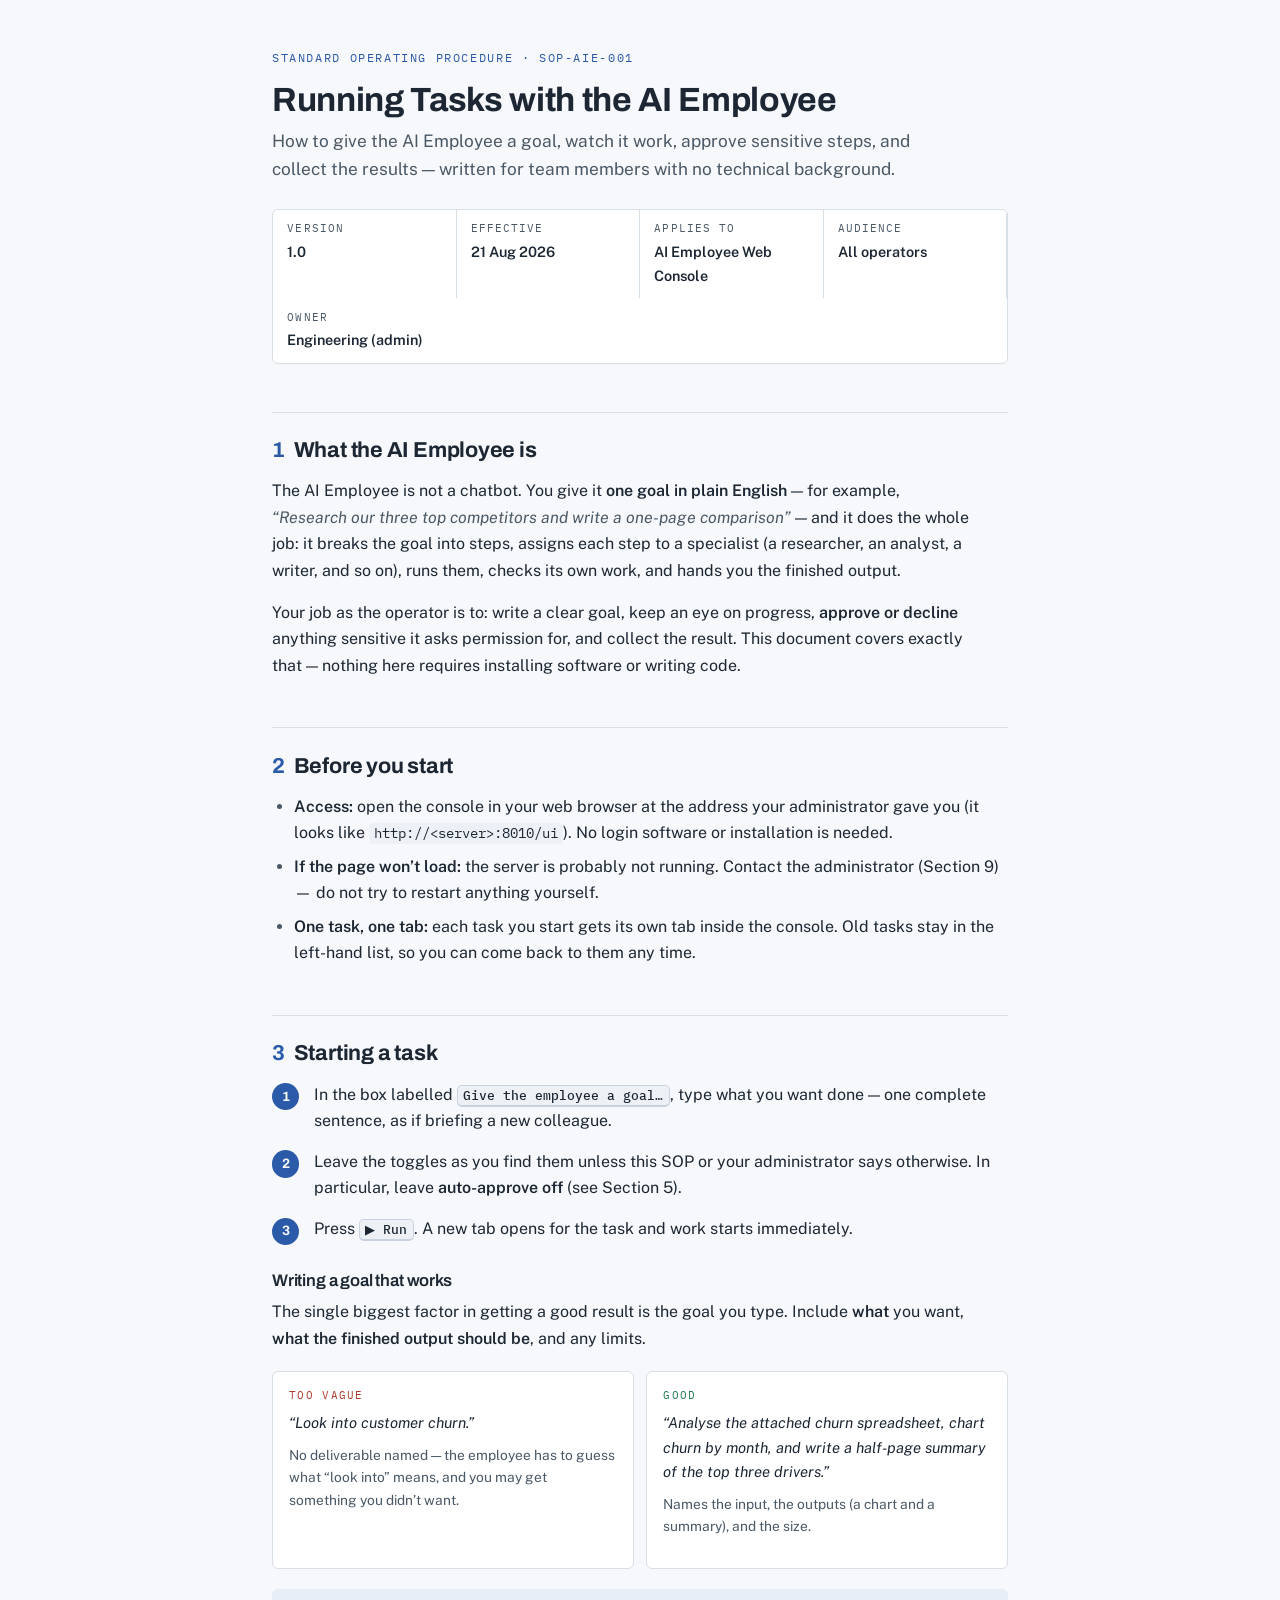
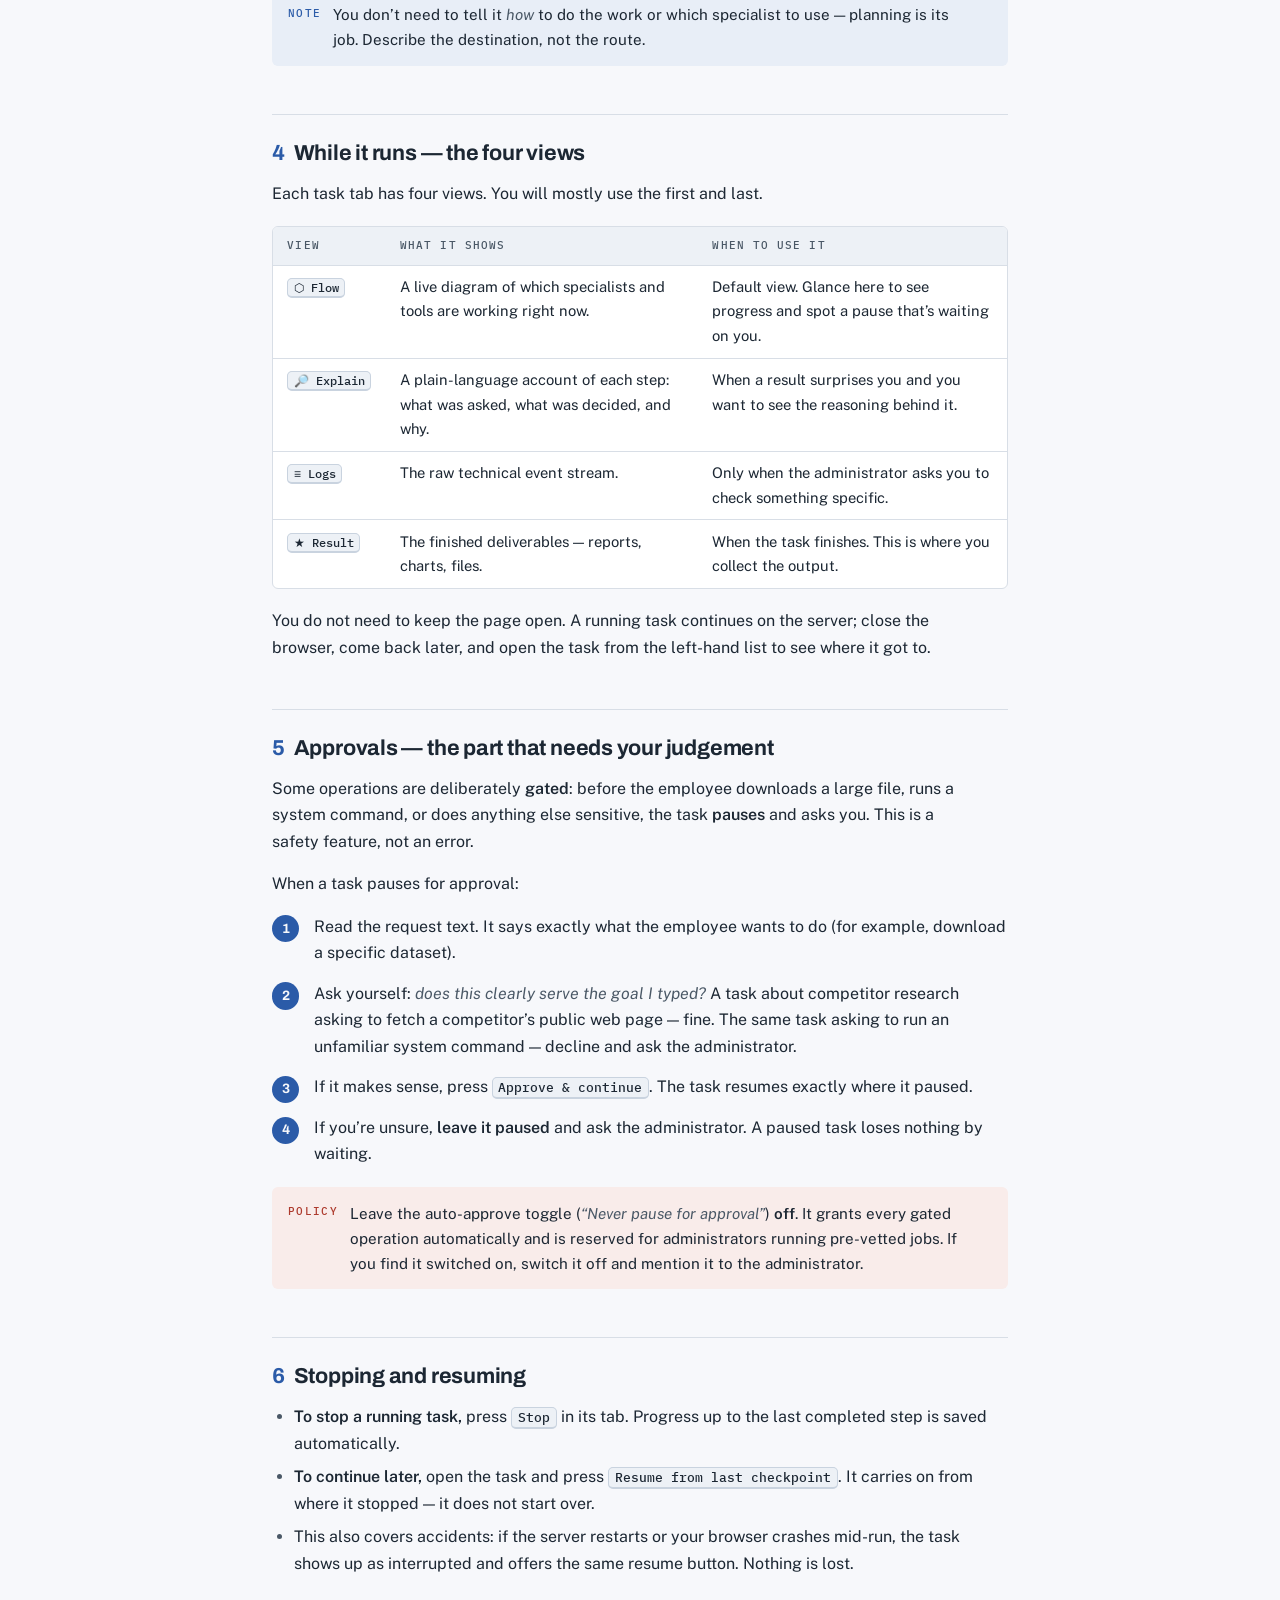
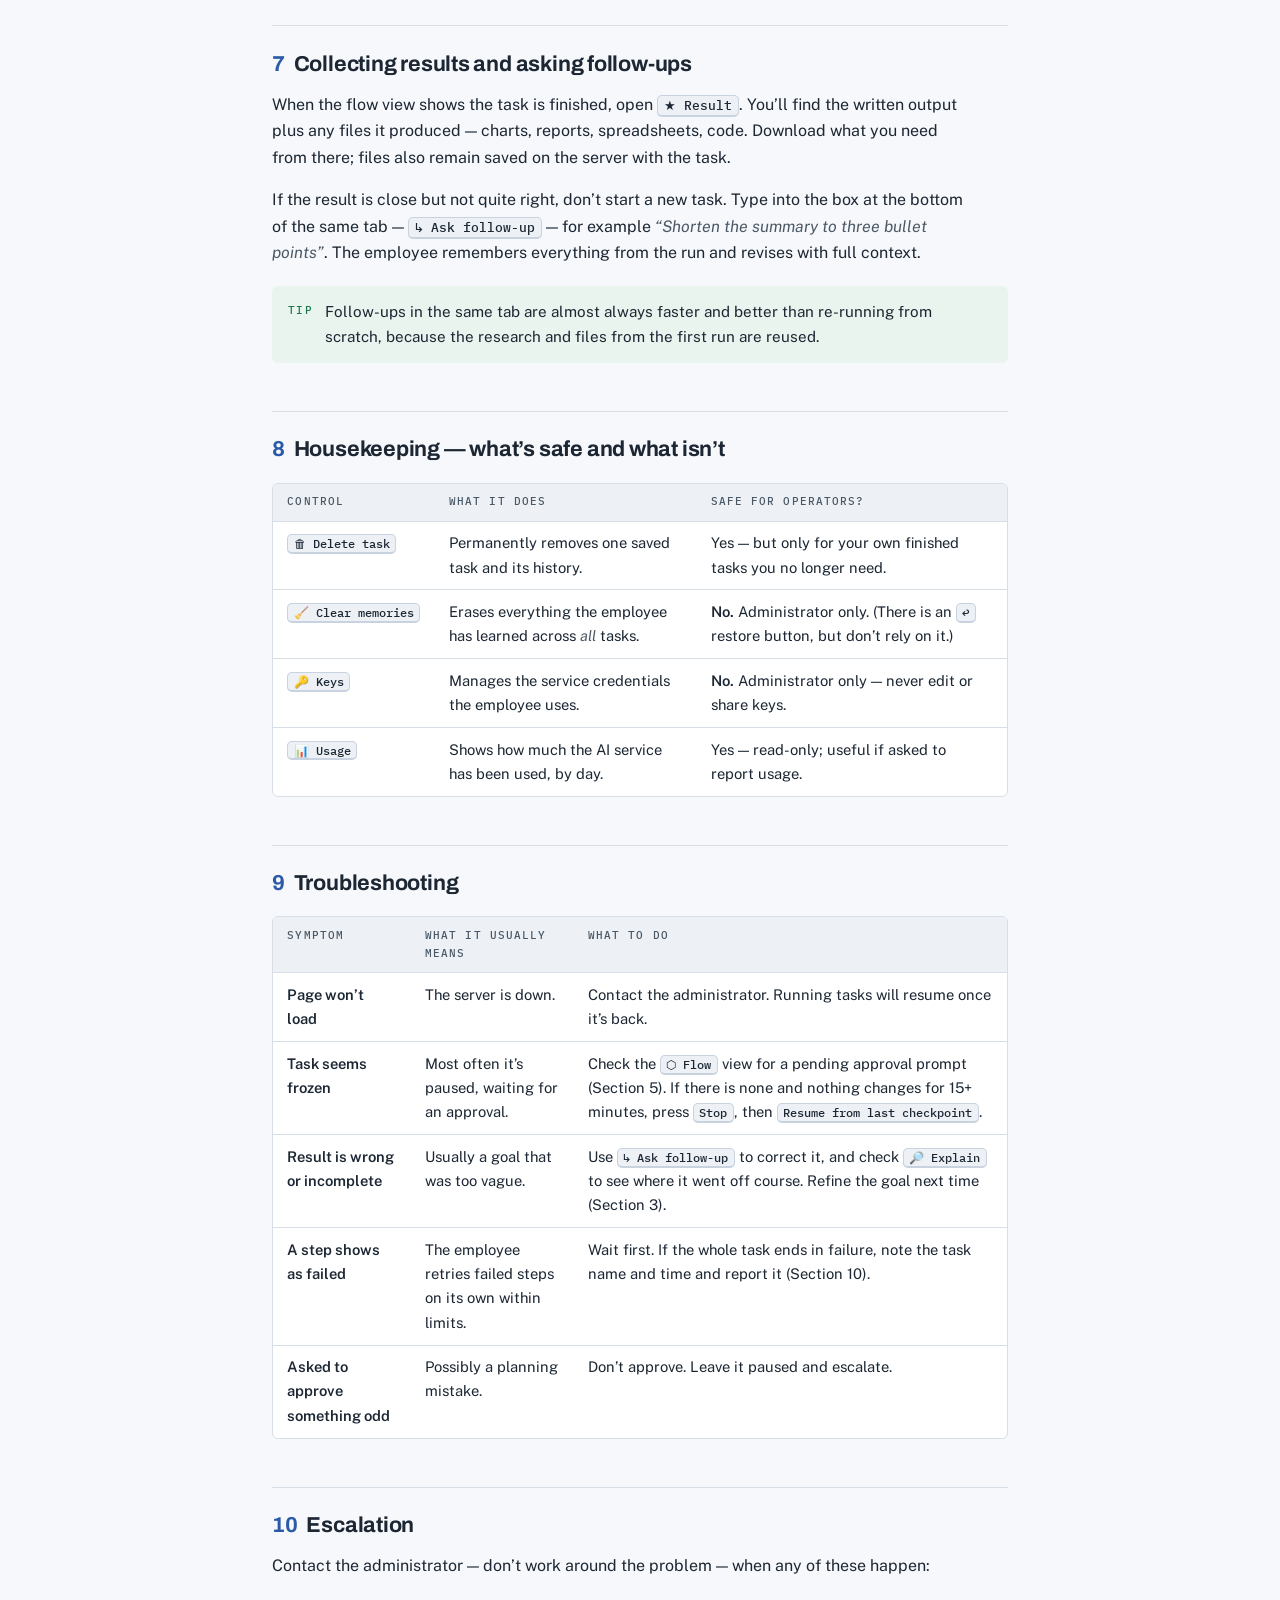
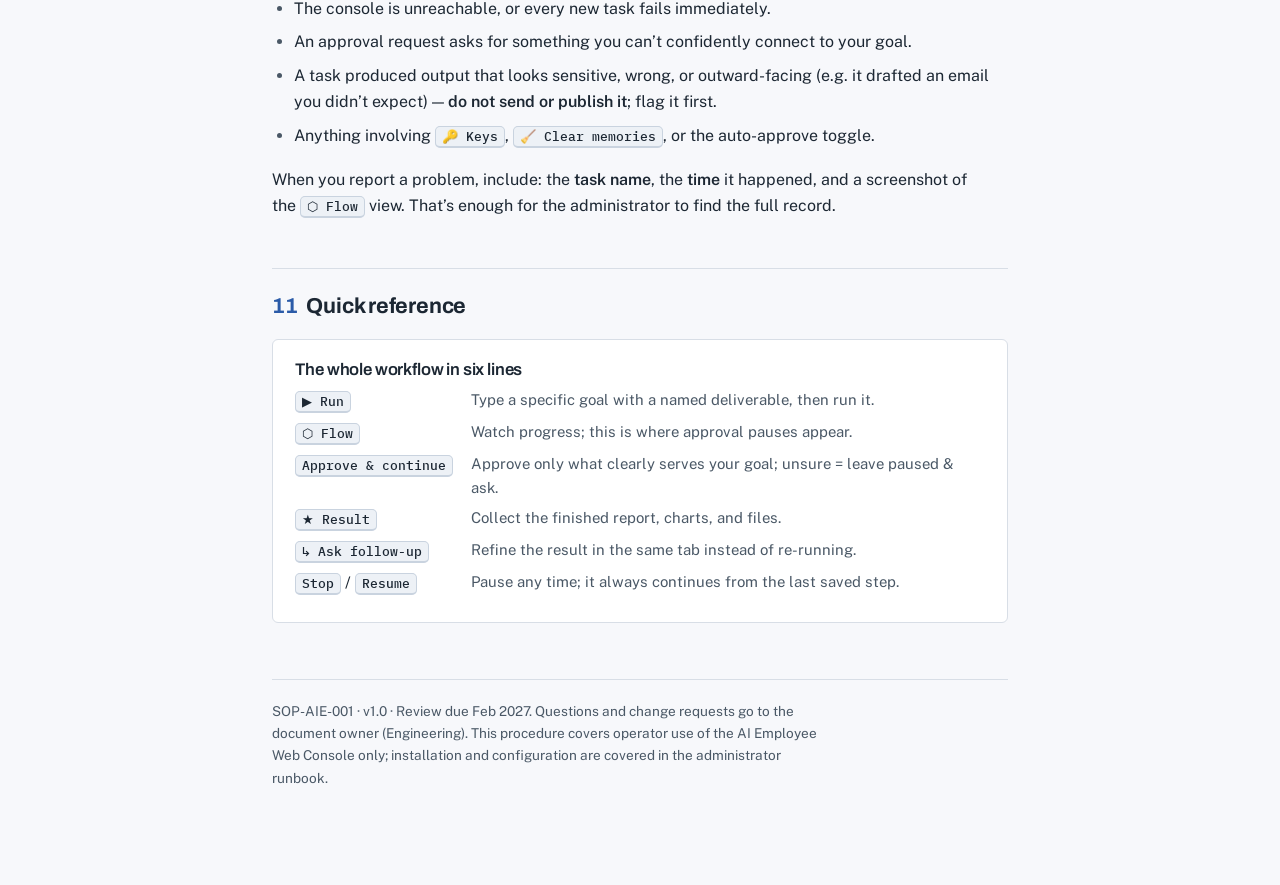
<file: docs/operator-sop.html>
<!DOCTYPE html>
<html lang="en">
<head>
<meta charset="utf-8">
<meta name="viewport" content="width=device-width, initial-scale=1">
<title>AI Employee Operator SOP</title>
<link rel="stylesheet" href="https://fonts.googleapis.com/css2?family=Archivo:wght@500;600;700&family=Public+Sans:ital,wght@0,400;0,600;1,400&family=IBM+Plex+Mono:wght@400;500&display=swap">
<style>
  :root {
    --paper: #F7F8FB;
    --surface: #FFFFFF;
    --ink: #1C2733;
    --ink-soft: #4A5866;
    --line: #D8DEE6;
    --accent: #2B5BA8;
    --accent-soft: #E8EEF7;
    --ok: #1E7A4E;
    --ok-bg: #E9F4EE;
    --warn: #9A5B0B;
    --warn-bg: #FAF1E2;
    --stop: #AD3A2D;
    --stop-bg: #F9ECEA;
    --chip-bg: #EDF1F6;
    --chip-line: #C9D3DF;
  }
  @media (prefers-color-scheme: dark) {
    :root:not([data-theme="light"]) {
      --paper: #12181F;
      --surface: #1A222B;
      --ink: #E4EAF1;
      --ink-soft: #9AA8B6;
      --line: #2E3944;
      --accent: #7BA5E0;
      --accent-soft: #1E2A3C;
      --ok: #6DBE93;
      --ok-bg: #17281F;
      --warn: #D9A45B;
      --warn-bg: #2C2214;
      --stop: #E08A7C;
      --stop-bg: #301B18;
      --chip-bg: #232D38;
      --chip-line: #3A4754;
    }
  }
  :root[data-theme="dark"] {
    --paper: #12181F;
    --surface: #1A222B;
    --ink: #E4EAF1;
    --ink-soft: #9AA8B6;
    --line: #2E3944;
    --accent: #7BA5E0;
    --accent-soft: #1E2A3C;
    --ok: #6DBE93;
    --ok-bg: #17281F;
    --warn: #D9A45B;
    --warn-bg: #2C2214;
    --stop: #E08A7C;
    --stop-bg: #301B18;
    --chip-bg: #232D38;
    --chip-line: #3A4754;
  }

  * { box-sizing: border-box; }
  body {
    background: var(--paper);
    color: var(--ink);
    font-family: "Public Sans", -apple-system, "Segoe UI", sans-serif;
    font-size: 1rem;
    line-height: 1.65;
    margin: 0;
    padding: 3rem 1.25rem 5rem;
  }
  .doc { max-width: 46rem; margin: 0 auto; }

  h1, h2, h3 {
    font-family: "Archivo", "Public Sans", sans-serif;
    letter-spacing: -0.01em;
    text-wrap: balance;
    line-height: 1.2;
  }
  h1 { font-size: 2.1rem; font-weight: 700; margin: 0 0 0.4rem; }
  h2 { font-size: 1.35rem; font-weight: 700; margin: 3rem 0 0.9rem; padding-top: 1.6rem; border-top: 1px solid var(--line); }
  h2 .no {
    color: var(--accent);
    font-variant-numeric: tabular-nums;
    margin-right: 0.55rem;
  }
  h3 { font-size: 1.05rem; font-weight: 600; margin: 1.8rem 0 0.5rem; }
  p { margin: 0 0 1rem; max-width: 70ch; }
  ul, ol { margin: 0 0 1.1rem; padding-left: 1.4rem; }
  li { margin-bottom: 0.45rem; }
  li::marker { color: var(--ink-soft); }
  strong { font-weight: 600; }
  em { color: var(--ink-soft); }

  .eyebrow {
    font-family: "IBM Plex Mono", monospace;
    font-size: 0.72rem;
    letter-spacing: 0.14em;
    text-transform: uppercase;
    color: var(--accent);
    margin: 0 0 0.8rem;
  }
  .lede { font-size: 1.08rem; color: var(--ink-soft); max-width: 62ch; }

  /* Doc-control block */
  .doc-control {
    display: grid;
    grid-template-columns: repeat(auto-fit, minmax(9.5rem, 1fr));
    gap: 0;
    border: 1px solid var(--line);
    border-radius: 6px;
    overflow: hidden;
    margin: 1.6rem 0 0;
    background: var(--surface);
  }
  .doc-control > div { padding: 0.65rem 0.9rem; border-right: 1px solid var(--line); }
  .doc-control > div:last-child { border-right: none; }
  .doc-control dt {
    font-family: "IBM Plex Mono", monospace;
    font-size: 0.66rem;
    letter-spacing: 0.1em;
    text-transform: uppercase;
    color: var(--ink-soft);
    margin: 0 0 0.15rem;
  }
  .doc-control dd { margin: 0; font-size: 0.9rem; font-weight: 600; }

  /* UI-control chips */
  .ui {
    font-family: "IBM Plex Mono", monospace;
    font-size: 0.82em;
    font-weight: 500;
    background: var(--chip-bg);
    border: 1px solid var(--chip-line);
    border-bottom-width: 2px;
    border-radius: 5px;
    padding: 0.08em 0.45em;
    white-space: nowrap;
    color: var(--ink);
  }
  code {
    font-family: "IBM Plex Mono", monospace;
    font-size: 0.86em;
    background: var(--chip-bg);
    border-radius: 4px;
    padding: 0.1em 0.35em;
  }

  /* Callouts */
  .callout {
    display: grid;
    grid-template-columns: auto 1fr;
    gap: 0.75rem;
    border-radius: 6px;
    padding: 0.85rem 1rem;
    margin: 1.2rem 0;
    font-size: 0.95rem;
  }
  .callout p { margin: 0; }
  .callout p + p { margin-top: 0.5rem; }
  .callout .tag {
    font-family: "IBM Plex Mono", monospace;
    font-size: 0.68rem;
    font-weight: 500;
    letter-spacing: 0.12em;
    text-transform: uppercase;
    align-self: start;
    padding-top: 0.25em;
  }
  .callout.note  { background: var(--accent-soft); }
  .callout.note .tag { color: var(--accent); }
  .callout.caution { background: var(--warn-bg); }
  .callout.caution .tag { color: var(--warn); }
  .callout.stop { background: var(--stop-bg); }
  .callout.stop .tag { color: var(--stop); }
  .callout.ok { background: var(--ok-bg); }
  .callout.ok .tag { color: var(--ok); }

  /* Steps */
  ol.steps { counter-reset: step; list-style: none; padding-left: 0; }
  ol.steps > li {
    counter-increment: step;
    position: relative;
    padding-left: 2.6rem;
    margin-bottom: 0.9rem;
  }
  ol.steps > li::before {
    content: counter(step);
    position: absolute;
    left: 0; top: 0.1rem;
    width: 1.7rem; height: 1.7rem;
    border-radius: 50%;
    background: var(--accent);
    color: var(--paper);
    font-family: "Archivo", sans-serif;
    font-weight: 700;
    font-size: 0.85rem;
    display: flex;
    align-items: center;
    justify-content: center;
    font-variant-numeric: tabular-nums;
  }

  /* Tables */
  .tbl-wrap { overflow-x: auto; margin: 1.2rem 0; border: 1px solid var(--line); border-radius: 6px; background: var(--surface); }
  table { border-collapse: collapse; width: 100%; font-size: 0.92rem; }
  th, td { text-align: left; padding: 0.6rem 0.9rem; border-bottom: 1px solid var(--line); vertical-align: top; }
  tr:last-child td { border-bottom: none; }
  th {
    font-family: "IBM Plex Mono", monospace;
    font-size: 0.68rem;
    letter-spacing: 0.1em;
    text-transform: uppercase;
    color: var(--ink-soft);
    font-weight: 500;
    background: var(--chip-bg);
  }
  td:first-child { font-weight: 600; }

  /* Example goal cards */
  .goal-pair { display: grid; grid-template-columns: 1fr; gap: 0.8rem; margin: 1.2rem 0; }
  @media (min-width: 640px) { .goal-pair { grid-template-columns: 1fr 1fr; } }
  .goal {
    border: 1px solid var(--line);
    border-radius: 6px;
    background: var(--surface);
    padding: 0.9rem 1rem;
    font-size: 0.93rem;
  }
  .goal .verdict {
    font-family: "IBM Plex Mono", monospace;
    font-size: 0.68rem;
    letter-spacing: 0.12em;
    text-transform: uppercase;
    margin-bottom: 0.4rem;
  }
  .goal.bad .verdict { color: var(--stop); }
  .goal.good .verdict { color: var(--ok); }
  .goal q { font-style: italic; quotes: "“" "”"; }
  .goal .why { color: var(--ink-soft); font-size: 0.86rem; margin-top: 0.5rem; }

  /* Quick reference */
  .quickref {
    border: 1px solid var(--line);
    border-radius: 6px;
    background: var(--surface);
    padding: 1.2rem 1.4rem 0.6rem;
    margin-top: 1.2rem;
  }
  .quickref h3 { margin-top: 0; }
  .quickref dl { display: grid; grid-template-columns: auto 1fr; gap: 0.35rem 1.1rem; margin: 0 0 1rem; }
  .quickref dt { white-space: nowrap; }
  .quickref dd { margin: 0; color: var(--ink-soft); font-size: 0.93rem; }

  footer {
    margin-top: 3.5rem;
    padding-top: 1.2rem;
    border-top: 1px solid var(--line);
    color: var(--ink-soft);
    font-size: 0.85rem;
  }
  a { color: var(--accent); }
  :focus-visible { outline: 2px solid var(--accent); outline-offset: 2px; }
</style>

</head>
<body>
<div class="doc">
  <header>
    <p class="eyebrow">Standard Operating Procedure · SOP-AIE-001</p>
    <h1>Running Tasks with the AI Employee</h1>
    <p class="lede">How to give the AI Employee a goal, watch it work, approve sensitive steps, and collect the results — written for team members with no technical background.</p>
    <dl class="doc-control">
      <div><dt>Version</dt><dd>1.0</dd></div>
      <div><dt>Effective</dt><dd>21 Aug 2026</dd></div>
      <div><dt>Applies to</dt><dd>AI Employee Web Console</dd></div>
      <div><dt>Audience</dt><dd>All operators</dd></div>
      <div><dt>Owner</dt><dd>Engineering (admin)</dd></div>
    </dl>
  </header>

  <h2><span class="no">1</span>What the AI Employee is</h2>
  <p>The AI Employee is not a chatbot. You give it <strong>one goal in plain English</strong> — for example, <em>“Research our three top competitors and write a one-page comparison”</em> — and it does the whole job: it breaks the goal into steps, assigns each step to a specialist (a researcher, an analyst, a writer, and so on), runs them, checks its own work, and hands you the finished output.</p>
  <p>Your job as the operator is to: write a clear goal, keep an eye on progress, <strong>approve or decline</strong> anything sensitive it asks permission for, and collect the result. This document covers exactly that — nothing here requires installing software or writing code.</p>

  <h2><span class="no">2</span>Before you start</h2>
  <ul>
    <li><strong>Access:</strong> open the console in your web browser at the address your administrator gave you (it looks like <code>http://&lt;server&gt;:8010/ui</code>). No login software or installation is needed.</li>
    <li><strong>If the page won’t load:</strong> the server is probably not running. Contact the administrator (Section 9) — do not try to restart anything yourself.</li>
    <li><strong>One task, one tab:</strong> each task you start gets its own tab inside the console. Old tasks stay in the left-hand list, so you can come back to them any time.</li>
  </ul>

  <h2><span class="no">3</span>Starting a task</h2>
  <ol class="steps">
    <li>In the box labelled <span class="ui">Give the employee a goal…</span>, type what you want done — one complete sentence, as if briefing a new colleague.</li>
    <li>Leave the toggles as you find them unless this SOP or your administrator says otherwise. In particular, leave <strong>auto-approve off</strong> (see Section 5).</li>
    <li>Press <span class="ui">▶ Run</span>. A new tab opens for the task and work starts immediately.</li>
  </ol>

  <h3>Writing a goal that works</h3>
  <p>The single biggest factor in getting a good result is the goal you type. Include <strong>what</strong> you want, <strong>what the finished output should be</strong>, and any limits.</p>
  <div class="goal-pair">
    <div class="goal bad">
      <div class="verdict">Too vague</div>
      <q>Look into customer churn.</q>
      <p class="why">No deliverable named — the employee has to guess what “look into” means, and you may get something you didn’t want.</p>
    </div>
    <div class="goal good">
      <div class="verdict">Good</div>
      <q>Analyse the attached churn spreadsheet, chart churn by month, and write a half-page summary of the top three drivers.</q>
      <p class="why">Names the input, the outputs (a chart and a summary), and the size.</p>
    </div>
  </div>
  <div class="callout note">
    <span class="tag">Note</span>
    <p>You don’t need to tell it <em>how</em> to do the work or which specialist to use — planning is its job. Describe the destination, not the route.</p>
  </div>

  <h2><span class="no">4</span>While it runs — the four views</h2>
  <p>Each task tab has four views. You will mostly use the first and last.</p>
  <div class="tbl-wrap"><table>
    <tr><th>View</th><th>What it shows</th><th>When to use it</th></tr>
    <tr><td><span class="ui">⬡ Flow</span></td><td>A live diagram of which specialists and tools are working right now.</td><td>Default view. Glance here to see progress and spot a pause that’s waiting on you.</td></tr>
    <tr><td><span class="ui">🔎 Explain</span></td><td>A plain-language account of each step: what was asked, what was decided, and why.</td><td>When a result surprises you and you want to see the reasoning behind it.</td></tr>
    <tr><td><span class="ui">≡ Logs</span></td><td>The raw technical event stream.</td><td>Only when the administrator asks you to check something specific.</td></tr>
    <tr><td><span class="ui">★ Result</span></td><td>The finished deliverables — reports, charts, files.</td><td>When the task finishes. This is where you collect the output.</td></tr>
  </table></div>
  <p>You do not need to keep the page open. A running task continues on the server; close the browser, come back later, and open the task from the left-hand list to see where it got to.</p>

  <h2><span class="no">5</span>Approvals — the part that needs your judgement</h2>
  <p>Some operations are deliberately <strong>gated</strong>: before the employee downloads a large file, runs a system command, or does anything else sensitive, the task <strong>pauses</strong> and asks you. This is a safety feature, not an error.</p>
  <p>When a task pauses for approval:</p>
  <ol class="steps">
    <li>Read the request text. It says exactly what the employee wants to do (for example, download a specific dataset).</li>
    <li>Ask yourself: <em>does this clearly serve the goal I typed?</em> A task about competitor research asking to fetch a competitor’s public web page — fine. The same task asking to run an unfamiliar system command — decline and ask the administrator.</li>
    <li>If it makes sense, press <span class="ui">Approve &amp; continue</span>. The task resumes exactly where it paused.</li>
    <li>If you’re unsure, <strong>leave it paused</strong> and ask the administrator. A paused task loses nothing by waiting.</li>
  </ol>
  <div class="callout stop">
    <span class="tag">Policy</span>
    <p>Leave the auto-approve toggle (<em>“Never pause for approval”</em>) <strong>off</strong>. It grants every gated operation automatically and is reserved for administrators running pre-vetted jobs. If you find it switched on, switch it off and mention it to the administrator.</p>
  </div>

  <h2><span class="no">6</span>Stopping and resuming</h2>
  <ul>
    <li><strong>To stop a running task,</strong> press <span class="ui">Stop</span> in its tab. Progress up to the last completed step is saved automatically.</li>
    <li><strong>To continue later,</strong> open the task and press <span class="ui">Resume from last checkpoint</span>. It carries on from where it stopped — it does not start over.</li>
    <li>This also covers accidents: if the server restarts or your browser crashes mid-run, the task shows up as interrupted and offers the same resume button. Nothing is lost.</li>
  </ul>

  <h2><span class="no">7</span>Collecting results and asking follow-ups</h2>
  <p>When the flow view shows the task is finished, open <span class="ui">★ Result</span>. You’ll find the written output plus any files it produced — charts, reports, spreadsheets, code. Download what you need from there; files also remain saved on the server with the task.</p>
  <p>If the result is close but not quite right, don’t start a new task. Type into the box at the bottom of the same tab — <span class="ui">↳ Ask follow-up</span> — for example <em>“Shorten the summary to three bullet points”</em>. The employee remembers everything from the run and revises with full context.</p>
  <div class="callout ok">
    <span class="tag">Tip</span>
    <p>Follow-ups in the same tab are almost always faster and better than re-running from scratch, because the research and files from the first run are reused.</p>
  </div>

  <h2><span class="no">8</span>Housekeeping — what’s safe and what isn’t</h2>
  <div class="tbl-wrap"><table>
    <tr><th>Control</th><th>What it does</th><th>Safe for operators?</th></tr>
    <tr><td><span class="ui">🗑 Delete task</span></td><td>Permanently removes one saved task and its history.</td><td>Yes — but only for your own finished tasks you no longer need.</td></tr>
    <tr><td><span class="ui">🧹 Clear memories</span></td><td>Erases everything the employee has learned across <em>all</em> tasks.</td><td><strong>No.</strong> Administrator only. (There is an <span class="ui">↩</span> restore button, but don’t rely on it.)</td></tr>
    <tr><td><span class="ui">🔑 Keys</span></td><td>Manages the service credentials the employee uses.</td><td><strong>No.</strong> Administrator only — never edit or share keys.</td></tr>
    <tr><td><span class="ui">📊 Usage</span></td><td>Shows how much the AI service has been used, by day.</td><td>Yes — read-only; useful if asked to report usage.</td></tr>
  </table></div>

  <h2><span class="no">9</span>Troubleshooting</h2>
  <div class="tbl-wrap"><table>
    <tr><th>Symptom</th><th>What it usually means</th><th>What to do</th></tr>
    <tr><td>Page won’t load</td><td>The server is down.</td><td>Contact the administrator. Running tasks will resume once it’s back.</td></tr>
    <tr><td>Task seems frozen</td><td>Most often it’s paused, waiting for an approval.</td><td>Check the <span class="ui">⬡ Flow</span> view for a pending approval prompt (Section 5). If there is none and nothing changes for 15+ minutes, press <span class="ui">Stop</span>, then <span class="ui">Resume from last checkpoint</span>.</td></tr>
    <tr><td>Result is wrong or incomplete</td><td>Usually a goal that was too vague.</td><td>Use <span class="ui">↳ Ask follow-up</span> to correct it, and check <span class="ui">🔎 Explain</span> to see where it went off course. Refine the goal next time (Section 3).</td></tr>
    <tr><td>A step shows as failed</td><td>The employee retries failed steps on its own within limits.</td><td>Wait first. If the whole task ends in failure, note the task name and time and report it (Section 10).</td></tr>
    <tr><td>Asked to approve something odd</td><td>Possibly a planning mistake.</td><td>Don’t approve. Leave it paused and escalate.</td></tr>
  </table></div>

  <h2><span class="no">10</span>Escalation</h2>
  <p>Contact the administrator — don’t work around the problem — when any of these happen:</p>
  <ul>
    <li>The console is unreachable, or every new task fails immediately.</li>
    <li>An approval request asks for something you can’t confidently connect to your goal.</li>
    <li>A task produced output that looks sensitive, wrong, or outward-facing (e.g. it drafted an email you didn’t expect) — <strong>do not send or publish it</strong>; flag it first.</li>
    <li>Anything involving <span class="ui">🔑 Keys</span>, <span class="ui">🧹 Clear memories</span>, or the auto-approve toggle.</li>
  </ul>
  <p>When you report a problem, include: the <strong>task name</strong>, the <strong>time</strong> it happened, and a screenshot of the <span class="ui">⬡ Flow</span> view. That’s enough for the administrator to find the full record.</p>

  <h2><span class="no">11</span>Quick reference</h2>
  <div class="quickref">
    <h3>The whole workflow in six lines</h3>
    <dl>
      <dt><span class="ui">▶ Run</span></dt><dd>Type a specific goal with a named deliverable, then run it.</dd>
      <dt><span class="ui">⬡ Flow</span></dt><dd>Watch progress; this is where approval pauses appear.</dd>
      <dt><span class="ui">Approve &amp; continue</span></dt><dd>Approve only what clearly serves your goal; unsure = leave paused &amp; ask.</dd>
      <dt><span class="ui">★ Result</span></dt><dd>Collect the finished report, charts, and files.</dd>
      <dt><span class="ui">↳ Ask follow-up</span></dt><dd>Refine the result in the same tab instead of re-running.</dd>
      <dt><span class="ui">Stop</span> / <span class="ui">Resume</span></dt><dd>Pause any time; it always continues from the last saved step.</dd>
    </dl>
  </div>

  <footer>
    <p>SOP-AIE-001 · v1.0 · Review due Feb 2027. Questions and change requests go to the document owner (Engineering). This procedure covers operator use of the AI Employee Web Console only; installation and configuration are covered in the administrator runbook.</p>
  </footer>
</div>

</body>
</html>
</file>
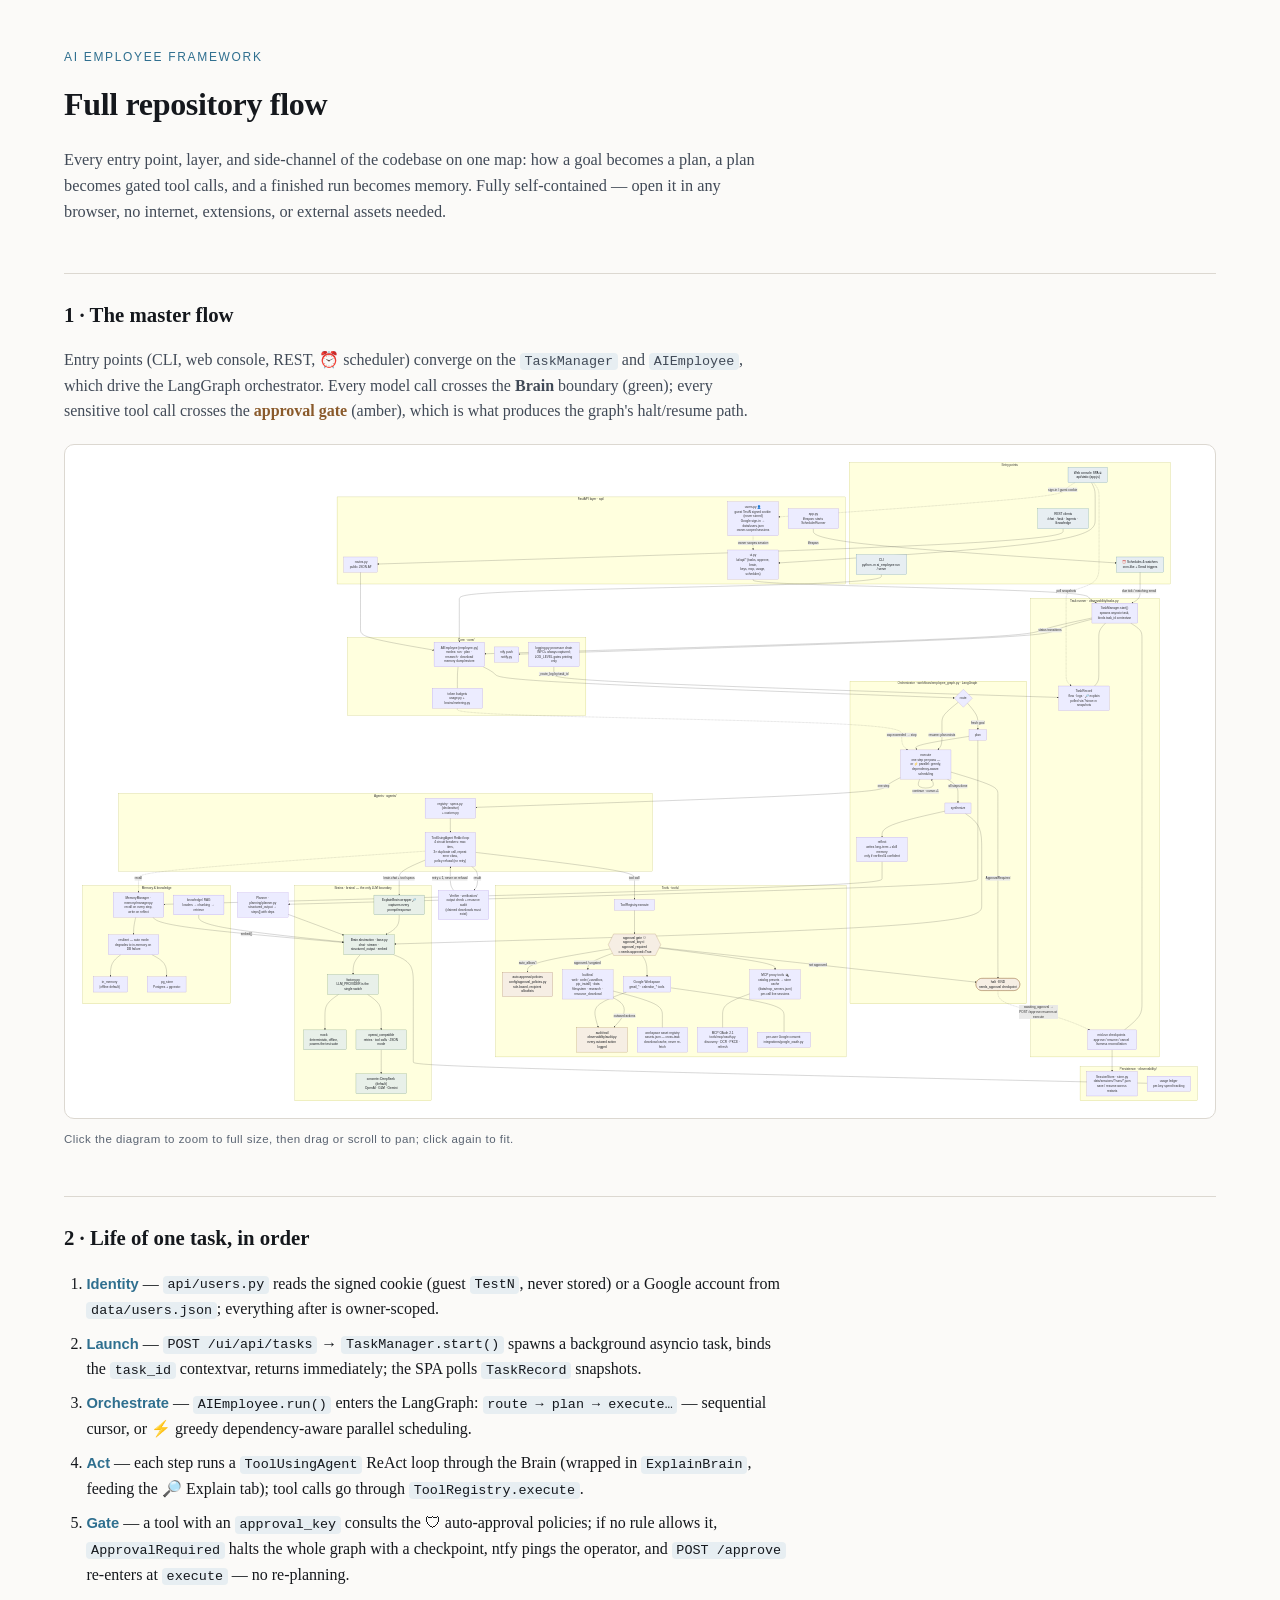
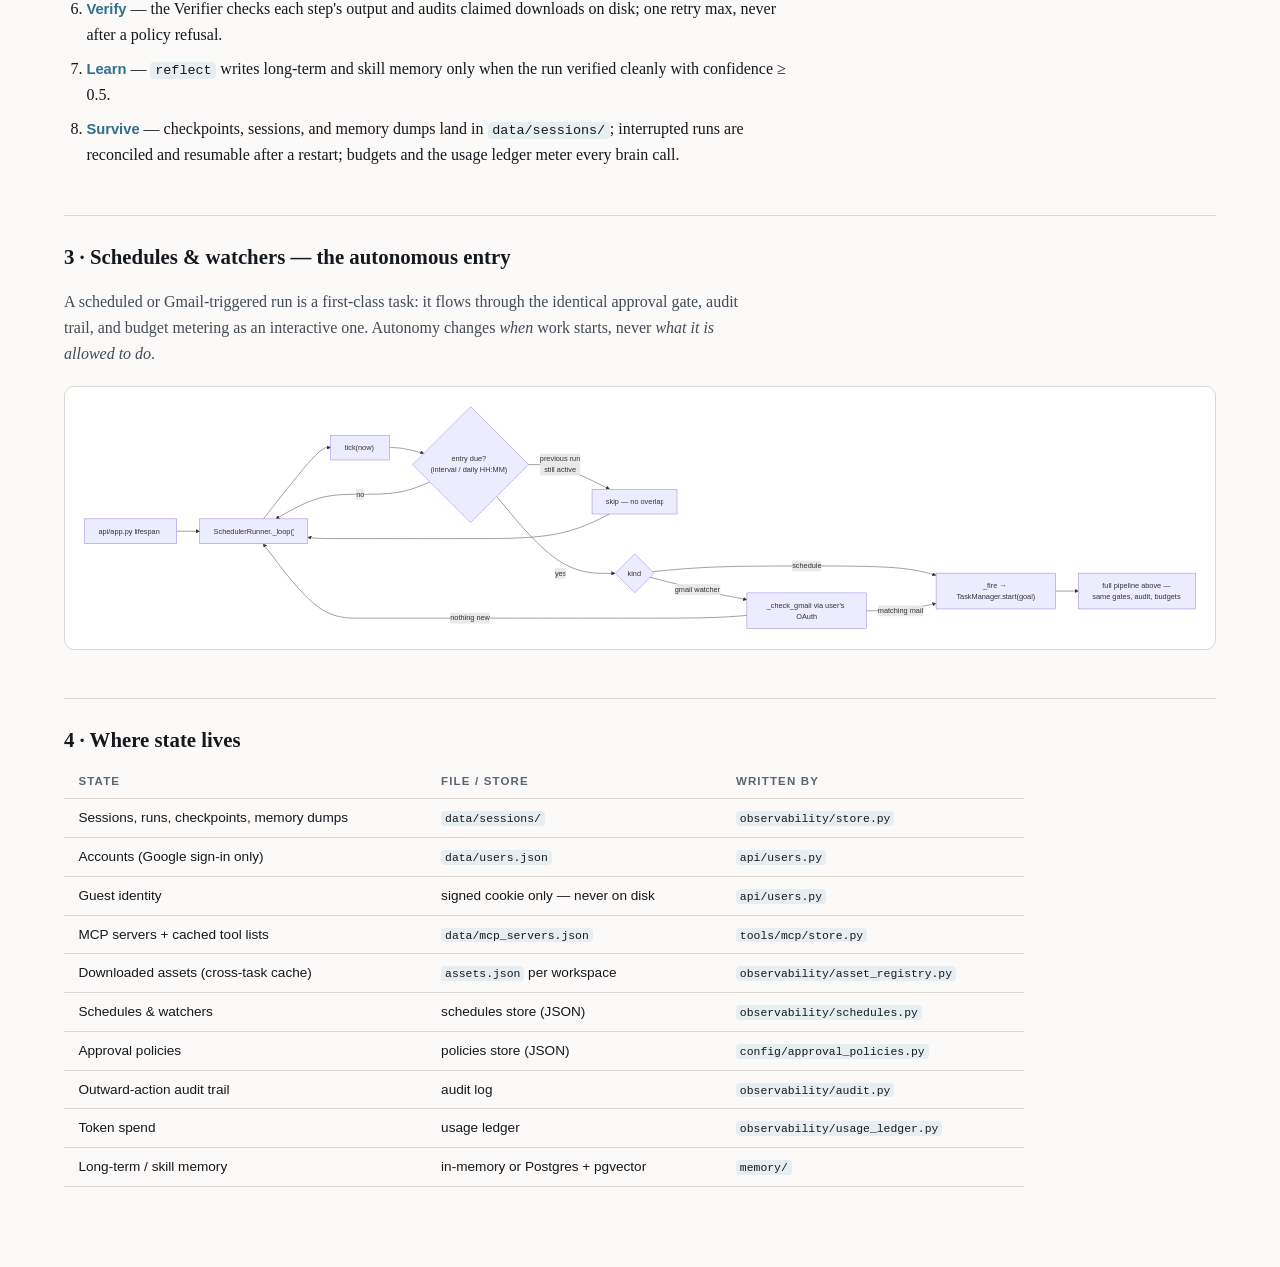
<file: docs/repo-flow.html>
<!doctype html><html lang="en"><head><meta charset="utf-8"><meta name="viewport" content="width=device-width, initial-scale=1"></head><body><title>AI Employee Framework — Full Repository Flow</title>

<style>
  :root {
    --paper: #fbfaf8;
    --panel: #ffffff;
    --ink: #15181d;
    --ink-soft: #414a57;
    --slate: #5a6472;
    --rule: #dcd8d1;
    --accent: #2f6f8f;
    --accent-wash: #e7eef2;
    --gate: #8a5a2b;
    --gate-wash: #f6eee4;
    --pass: #40714f;
    --serif: "Iowan Old Style", "Palatino Linotype", Palatino, Georgia, "Times New Roman", serif;
    --sans: ui-sans-serif, -apple-system, "Segoe UI", Roboto, "Helvetica Neue", Arial, sans-serif;
    --mono: ui-monospace, "SF Mono", "JetBrains Mono", Menlo, Consolas, monospace;
  }
  @media (prefers-color-scheme: dark) {
    :root {
      --paper: #14171b;
      --ink: #e8e6e1;
      --ink-soft: #bcc3cc;
      --slate: #98a2ae;
      --rule: #2e343c;
      --accent: #74b4d2;
      --accent-wash: #1c2a33;
      --gate: #d2a066;
      --gate-wash: #2c2419;
      --pass: #86bd97;
    }
  }
  html, body { background: var(--paper); color: var(--ink); }
  body {
    font-family: var(--serif);
    line-height: 1.6;
    margin: 0;
    padding: 3rem 1.5rem 5rem;
  }
  main { max-width: 72rem; margin: 0 auto; }
  header { max-width: 44rem; margin-bottom: 2.5rem; }
  h1 {
    font-size: 2rem;
    font-weight: 600;
    letter-spacing: -0.01em;
    margin: 0 0 0.35rem;
  }
  .kicker {
    font-family: var(--sans);
    font-size: 0.75rem;
    text-transform: uppercase;
    letter-spacing: 0.14em;
    color: var(--accent);
    margin-bottom: 0.75rem;
  }
  .lede { color: var(--ink-soft); font-size: 1.02rem; }
  h2 {
    font-size: 1.3rem;
    font-weight: 600;
    margin: 3rem 0 0.5rem;
    padding-top: 1.5rem;
    border-top: 1px solid var(--rule);
  }
  p.note { max-width: 44rem; color: var(--ink-soft); }
  .panel {
    background: #ffffff;
    border: 1px solid var(--rule);
    border-radius: 10px;
    padding: 1rem;
    overflow-x: auto;
    margin: 1.25rem 0;
  }
  .panel svg { display: block; max-width: 100%; height: auto; margin: 0 auto; }
  .panel.zoomable { cursor: zoom-in; }
  .panel.zoomable.expanded { cursor: zoom-out; }
  .panel.zoomable.expanded svg { max-width: none; }
  .hint {
    font-family: var(--sans);
    font-size: 0.72rem;
    color: var(--slate);
    letter-spacing: 0.04em;
    margin-top: -0.6rem;
  }
  ol.walk { max-width: 44rem; padding-left: 1.4rem; }
  ol.walk li { margin: 0.55rem 0; }
  ol.walk b { color: var(--accent); font-family: var(--sans); font-size: 0.92em; }
  code {
    font-family: var(--mono);
    font-size: 0.84em;
    background: var(--accent-wash);
    padding: 0.08em 0.35em;
    border-radius: 4px;
  }
  table {
    border-collapse: collapse;
    font-family: var(--sans);
    font-size: 0.85rem;
    width: 100%;
    max-width: 60rem;
  }
  th, td { text-align: left; padding: 0.5rem 0.9rem; border-bottom: 1px solid var(--rule); vertical-align: top; }
  th { font-size: 0.72rem; text-transform: uppercase; letter-spacing: 0.1em; color: var(--slate); }
  .gatechip { color: var(--gate); }
</style>

<main>
  <header>
    <div class="kicker">AI Employee Framework</div>
    <h1>Full repository flow</h1>
    <p class="lede">
      Every entry point, layer, and side-channel of the codebase on one map:
      how a goal becomes a plan, a plan becomes gated tool calls, and a finished
      run becomes memory. Fully self-contained — open it in any browser, no
      internet, extensions, or external assets needed.
    </p>
  </header>

  <h2>1 · The master flow</h2>
  <p class="note">
    Entry points (CLI, web console, REST, ⏰ scheduler) converge on the
    <code>TaskManager</code> and <code>AIEmployee</code>, which drive the
    LangGraph orchestrator. Every model call crosses the <b>Brain</b> boundary
    (green); every sensitive tool call crosses the
    <b class="gatechip">approval gate</b> (amber), which is what produces the
    graph's halt/resume path.
  </p>
  <div class="panel zoomable" id="master-panel"><svg id="master-flow" width="100%" xmlns="http://www.w3.org/2000/svg" xmlns:xlink="http://www.w3.org/1999/xlink" class="flowchart" style="max-width: 5753.7px; background-color: transparent;" viewBox="0 0 5753.701171875 3301" role="graphics-document document" aria-roledescription="flowchart-v2"><style>#master-flow{font-family:"trebuchet ms",verdana,arial,sans-serif;font-size:16px;fill:#333;}@keyframes edge-animation-frame{from{stroke-dashoffset:0;}}@keyframes dash{to{stroke-dashoffset:0;}}#master-flow .edge-animation-slow{stroke-dasharray:9,5!important;stroke-dashoffset:900;animation:dash 50s linear infinite;stroke-linecap:round;}#master-flow .edge-animation-fast{stroke-dasharray:9,5!important;stroke-dashoffset:900;animation:dash 20s linear infinite;stroke-linecap:round;}#master-flow .error-icon{fill:#552222;}#master-flow .error-text{fill:#552222;stroke:#552222;}#master-flow .edge-thickness-normal{stroke-width:1px;}#master-flow .edge-thickness-thick{stroke-width:3.5px;}#master-flow .edge-pattern-solid{stroke-dasharray:0;}#master-flow .edge-thickness-invisible{stroke-width:0;fill:none;}#master-flow .edge-pattern-dashed{stroke-dasharray:3;}#master-flow .edge-pattern-dotted{stroke-dasharray:2;}#master-flow .marker{fill:#333333;stroke:#333333;}#master-flow .marker.cross{stroke:#333333;}#master-flow svg{font-family:"trebuchet ms",verdana,arial,sans-serif;font-size:16px;}#master-flow p{margin:0;}#master-flow .label{font-family:"trebuchet ms",verdana,arial,sans-serif;color:#333;}#master-flow .cluster-label text{fill:#333;}#master-flow .cluster-label span{color:#333;}#master-flow .cluster-label span p{background-color:transparent;}#master-flow .label text,#master-flow span{fill:#333;color:#333;}#master-flow .node rect,#master-flow .node circle,#master-flow .node ellipse,#master-flow .node polygon,#master-flow .node path{fill:#ECECFF;stroke:#9370DB;stroke-width:1px;}#master-flow .rough-node .label text,#master-flow .node .label text,#master-flow .image-shape .label,#master-flow .icon-shape .label{text-anchor:middle;}#master-flow .node .katex path{fill:#000;stroke:#000;stroke-width:1px;}#master-flow .rough-node .label,#master-flow .node .label,#master-flow .image-shape .label,#master-flow .icon-shape .label{text-align:center;}#master-flow .node.clickable{cursor:pointer;}#master-flow .root .anchor path{fill:#333333!important;stroke-width:0;stroke:#333333;}#master-flow .arrowheadPath{fill:#333333;}#master-flow .edgePaths .path{stroke:#333333;stroke-width:1px;}#master-flow .flowchart-link{stroke:#333333;fill:none;}#master-flow .edgeLabel{background-color:rgba(232,232,232, 0.8);text-align:center;}#master-flow .edgeLabel p{background-color:rgba(232,232,232, 0.8);}#master-flow .edgeLabel rect{opacity:0.5;background-color:rgba(232,232,232, 0.8);fill:rgba(232,232,232, 0.8);}#master-flow .labelBkg{background-color:rgba(232, 232, 232, 0.5);}#master-flow .cluster rect{fill:#ffffde;stroke:#aaaa33;stroke-width:1px;}#master-flow .cluster text{fill:#333;}#master-flow .cluster span{color:#333;}#master-flow .node .collapsed-indicator{fill:#aaaa33;stroke:none;opacity:0.6;}#master-flow .node .collapsed-separator{stroke:#aaaa33;stroke-width:0.75px;}#master-flow div.mermaidTooltip{position:absolute;text-align:center;max-width:200px;padding:2px;font-family:"trebuchet ms",verdana,arial,sans-serif;font-size:12px;background:hsl(80, 100%, 96.2745098039%);border:1px solid #aaaa33;border-radius:2px;pointer-events:none;z-index:100;}#master-flow .flowchartTitleText{text-anchor:middle;font-size:18px;fill:#333;}#master-flow rect.text{fill:none;stroke-width:0;}#master-flow .icon-shape,#master-flow .image-shape{background-color:rgba(232,232,232, 0.8);text-align:center;}#master-flow .icon-shape p,#master-flow .image-shape p{background-color:rgba(232,232,232, 0.8);padding:2px;}#master-flow .icon-shape .label rect,#master-flow .image-shape .label rect{opacity:0.5;background-color:rgba(232,232,232, 0.8);fill:rgba(232,232,232, 0.8);}#master-flow .label-icon{display:inline-block;height:1em;overflow:visible;vertical-align:-0.125em;}#master-flow .node .label-icon path{fill:currentColor;stroke:revert;stroke-width:revert;}#master-flow .node .neo-node{stroke:#9370DB;}#master-flow [data-look="neo"].node rect,#master-flow [data-look="neo"].cluster rect,#master-flow [data-look="neo"].node polygon{stroke:#9370DB;filter:drop-shadow(1px 2px 2px rgba(185, 185, 185, 1));}#master-flow [data-look="neo"].swimlane.cluster rect{filter:none;}#master-flow [data-look="neo"].node path{stroke:#9370DB;stroke-width:1px;}#master-flow [data-look="neo"].node .outer-path{filter:drop-shadow(1px 2px 2px rgba(185, 185, 185, 1));}#master-flow [data-look="neo"].node .neo-line path{stroke:#9370DB;filter:none;}#master-flow [data-look="neo"].node circle{stroke:#9370DB;filter:drop-shadow(1px 2px 2px rgba(185, 185, 185, 1));}#master-flow [data-look="neo"].node circle .state-start{fill:#000000;}#master-flow [data-look="neo"].icon-shape .icon{fill:#9370DB;filter:drop-shadow(1px 2px 2px rgba(185, 185, 185, 1));}#master-flow [data-look="neo"].icon-shape .icon-neo path{stroke:#9370DB;filter:drop-shadow(1px 2px 2px rgba(185, 185, 185, 1));}#master-flow :root{--mermaid-font-family:"trebuchet ms",verdana,arial,sans-serif;}#master-flow .entry&gt;*{fill:rgb(231, 238, 242)!important;stroke:rgb(47, 111, 143)!important;color:rgb(21, 24, 29)!important;}#master-flow .entry span{fill:rgb(231, 238, 242)!important;stroke:rgb(47, 111, 143)!important;color:rgb(21, 24, 29)!important;}#master-flow .entry tspan{fill:rgb(21, 24, 29)!important;}#master-flow .gatecls&gt;*{fill:rgb(246, 238, 228)!important;stroke:rgb(138, 90, 43)!important;color:rgb(21, 24, 29)!important;}#master-flow .gatecls span{fill:rgb(246, 238, 228)!important;stroke:rgb(138, 90, 43)!important;color:rgb(21, 24, 29)!important;}#master-flow .gatecls tspan{fill:rgb(21, 24, 29)!important;}#master-flow .braincls&gt;*{fill:rgb(232, 240, 233)!important;stroke:rgb(64, 113, 79)!important;color:rgb(21, 24, 29)!important;}#master-flow .braincls span{fill:rgb(232, 240, 233)!important;stroke:rgb(64, 113, 79)!important;color:rgb(21, 24, 29)!important;}#master-flow .braincls tspan{fill:rgb(21, 24, 29)!important;}</style><g><marker id="master-flow_flowchart-v2-pointEnd" class="marker flowchart-v2" viewBox="0 0 10 10" refX="5" refY="5" markerUnits="userSpaceOnUse" markerWidth="8" markerHeight="8" orient="auto"><path d="M 0 0 L 10 5 L 0 10 z" class="arrowMarkerPath" style="stroke-width: 1; stroke-dasharray: 1, 0;"/></marker><marker id="master-flow_flowchart-v2-pointStart" class="marker flowchart-v2" viewBox="0 0 10 10" refX="4.5" refY="5" markerUnits="userSpaceOnUse" markerWidth="8" markerHeight="8" orient="auto"><path d="M 0 5 L 10 10 L 10 0 z" class="arrowMarkerPath" style="stroke-width: 1; stroke-dasharray: 1, 0;"/></marker><marker id="master-flow_flowchart-v2-pointEnd-margin" class="marker flowchart-v2" viewBox="0 0 11.5 14" refX="11.5" refY="7" markerUnits="userSpaceOnUse" markerWidth="10.5" markerHeight="14" orient="auto"><path d="M 0 0 L 11.5 7 L 0 14 z" class="arrowMarkerPath" style="stroke-width: 0; stroke-dasharray: 1, 0;"/></marker><marker id="master-flow_flowchart-v2-pointStart-margin" class="marker flowchart-v2" viewBox="0 0 11.5 14" refX="1" refY="7" markerUnits="userSpaceOnUse" markerWidth="11.5" markerHeight="14" orient="auto"><polygon points="0,7 11.5,14 11.5,0" class="arrowMarkerPath" style="stroke-width: 0; stroke-dasharray: 1, 0;"/></marker><marker id="master-flow_flowchart-v2-circleEnd" class="marker flowchart-v2" viewBox="0 0 10 10" refX="11" refY="5" markerUnits="userSpaceOnUse" markerWidth="11" markerHeight="11" orient="auto"><circle cx="5" cy="5" r="5" class="arrowMarkerPath" style="stroke-width: 1; stroke-dasharray: 1, 0;"/></marker><marker id="master-flow_flowchart-v2-circleStart" class="marker flowchart-v2" viewBox="0 0 10 10" refX="-1" refY="5" markerUnits="userSpaceOnUse" markerWidth="11" markerHeight="11" orient="auto"><circle cx="5" cy="5" r="5" class="arrowMarkerPath" style="stroke-width: 1; stroke-dasharray: 1, 0;"/></marker><marker id="master-flow_flowchart-v2-circleEnd-margin" class="marker flowchart-v2" viewBox="0 0 10 10" refY="5" refX="12.25" markerUnits="userSpaceOnUse" markerWidth="14" markerHeight="14" orient="auto"><circle cx="5" cy="5" r="5" class="arrowMarkerPath" style="stroke-width: 0; stroke-dasharray: 1, 0;"/></marker><marker id="master-flow_flowchart-v2-circleStart-margin" class="marker flowchart-v2" viewBox="0 0 10 10" refX="-2" refY="5" markerUnits="userSpaceOnUse" markerWidth="14" markerHeight="14" orient="auto"><circle cx="5" cy="5" r="5" class="arrowMarkerPath" style="stroke-width: 0; stroke-dasharray: 1, 0;"/></marker><marker id="master-flow_flowchart-v2-crossEnd" class="marker cross flowchart-v2" viewBox="0 0 11 11" refX="12" refY="5.2" markerUnits="userSpaceOnUse" markerWidth="11" markerHeight="11" orient="auto"><path d="M 1,1 l 9,9 M 10,1 l -9,9" class="arrowMarkerPath" style="stroke-width: 2; stroke-dasharray: 1, 0;"/></marker><marker id="master-flow_flowchart-v2-crossStart" class="marker cross flowchart-v2" viewBox="0 0 11 11" refX="-1" refY="5.2" markerUnits="userSpaceOnUse" markerWidth="11" markerHeight="11" orient="auto"><path d="M 1,1 l 9,9 M 10,1 l -9,9" class="arrowMarkerPath" style="stroke-width: 2; stroke-dasharray: 1, 0;"/></marker><marker id="master-flow_flowchart-v2-crossEnd-margin" class="marker cross flowchart-v2" viewBox="0 0 15 15" refX="17.7" refY="7.5" markerUnits="userSpaceOnUse" markerWidth="12" markerHeight="12" orient="auto"><path d="M 1,1 L 14,14 M 1,14 L 14,1" class="arrowMarkerPath" style="stroke-width: 2.5;"/></marker><marker id="master-flow_flowchart-v2-crossStart-margin" class="marker cross flowchart-v2" viewBox="0 0 15 15" refX="-3.5" refY="7.5" markerUnits="userSpaceOnUse" markerWidth="12" markerHeight="12" orient="auto"><path d="M 1,1 L 14,14 M 1,14 L 14,1" class="arrowMarkerPath" style="stroke-width: 2.5; stroke-dasharray: 1, 0;"/></marker><g class="root"><g class="clusters"><g class="cluster" id="master-flow-PERSIST" data-look="classic"><rect style="" x="5141.560380555689" y="3117" width="604.140625" height="176"/><g class="cluster-label" transform="translate(5345.052568055689, 3117)"><foreignObject width="197.15625" height="24"><div xmlns="http://www.w3.org/1999/xhtml" style="display: table-cell; white-space: nowrap; line-height: 1.5;"><span class="nodeLabel"><p>Persistence · observability/</p></span></div></foreignObject></g></g><g class="cluster" id="master-flow-MEMKNOW" data-look="classic"><rect style="" x="8" y="2185" width="762.73828125" height="609"/><g class="cluster-label" transform="translate(312.658203125, 2185)"><foreignObject width="153.421875" height="24"><div xmlns="http://www.w3.org/1999/xhtml" style="display: table-cell; white-space: nowrap; line-height: 1.5;"><span class="nodeLabel"><p>Memory &amp; knowledge</p></span></div></foreignObject></g></g><g class="cluster" id="master-flow-BRAINS" data-look="classic"><rect style="" x="1100.73828125" y="2185" width="701.84375" height="1108"/><g class="cluster-label" transform="translate(1304.52734375, 2185)"><foreignObject width="294.265625" height="24"><div xmlns="http://www.w3.org/1999/xhtml" style="display: table-cell; white-space: nowrap; line-height: 1.5;"><span class="nodeLabel"><p>Brains · brains/ — the only LLM boundary</p></span></div></foreignObject></g></g><g class="cluster" id="master-flow-TOOLS" data-look="classic"><rect style="" x="2133.29296875" y="2185" width="1804.33984375" height="882"/><g class="cluster-label" transform="translate(2988.322265625, 2185)"><foreignObject width="94.28125" height="24"><div xmlns="http://www.w3.org/1999/xhtml" style="display: table-cell; white-space: nowrap; line-height: 1.5;"><span class="nodeLabel"><p>Tools · tools/</p></span></div></foreignObject></g></g><g class="cluster" id="master-flow-AGENTS" data-look="classic"><rect style="" x="193.23828125" y="1711" width="2747.80078125" height="400"/><g class="cluster-label" transform="translate(1507.943359375, 1711)"><foreignObject width="118.390625" height="24"><div xmlns="http://www.w3.org/1999/xhtml" style="display: table-cell; white-space: nowrap; line-height: 1.5;"><span class="nodeLabel"><p>Agents · agents/</p></span></div></foreignObject></g></g><g class="cluster" id="master-flow-GRAPH" data-look="classic"><rect style="" x="3957.6328125" y="1133" width="909.1056930553168" height="1661"/><g class="cluster-label" transform="translate(4202.123159027658, 1133)"><foreignObject width="420.125" height="24"><div xmlns="http://www.w3.org/1999/xhtml" style="display: table-cell; white-space: nowrap; line-height: 1.5;"><span class="nodeLabel"><p>Orchestrator · workflows/employee_graph.py · LangGraph</p></span></div></foreignObject></g></g><g class="cluster" id="master-flow-CORE" data-look="classic"><rect style="" x="1371.49609375" y="908" width="1227.0078125" height="401"/><g class="cluster-label" transform="translate(1940.765625, 908)"><foreignObject width="88.46875" height="24"><div xmlns="http://www.w3.org/1999/xhtml" style="display: table-cell; white-space: nowrap; line-height: 1.5;"><span class="nodeLabel"><p>Core · core/</p></span></div></foreignObject></g></g><g class="cluster" id="master-flow-RUNNER" data-look="classic"><rect style="" x="4886.738505555317" y="707" width="664.1421875003725" height="2360"/><g class="cluster-label" transform="translate(5090.317411805503, 707)"><foreignObject width="256.984375" height="24"><div xmlns="http://www.w3.org/1999/xhtml" style="display: table-cell; white-space: nowrap; line-height: 1.5;"><span class="nodeLabel"><p>Task runner · observability/tasks.py</p></span></div></foreignObject></g></g><g class="cluster" id="master-flow-API" data-look="classic"><rect style="" x="1317.73046875" y="185" width="2616.2255027778447" height="448"/><g class="cluster-label" transform="translate(2556.3354076389223, 185)"><foreignObject width="139.015625" height="24"><div xmlns="http://www.w3.org/1999/xhtml" style="display: table-cell; white-space: nowrap; line-height: 1.5;"><span class="nodeLabel"><p>FastAPI layer · api/</p></span></div></foreignObject></g></g><g class="cluster" id="master-flow-ENTRY" data-look="classic"><rect style="" x="3953.9559715278447" y="8" width="1652.9715965278447" height="625"/><g class="cluster-label" transform="translate(4737.332394791767, 8)"><foreignObject width="86.21875" height="24"><div xmlns="http://www.w3.org/1999/xhtml" style="display: table-cell; white-space: nowrap; line-height: 1.5;"><span class="nodeLabel"><p>Entry points</p></span></div></foreignObject></g></g></g><g class="edgePaths"><path d="M4561.805,1246.008L4570.748,1256.507C4579.692,1267.006,4597.579,1288.003,4606.522,1304.668C4615.466,1321.333,4615.466,1333.667,4615.466,1345.333C4615.466,1357,4615.466,1368,4615.466,1373.5L4615.466,1379" id="master-flow-L_ROUTE_PLANN_0" class="edge-thickness-normal edge-pattern-solid edge-thickness-normal edge-pattern-solid flowchart-link" style=";" data-edge="true" data-et="edge" data-id="L_ROUTE_PLANN_0" data-points="W3sieCI6NDU2MS44MDQ4MTk4Nzg1OTgsInkiOjEyNDYuMDA4NDYxMzcyNTEyfSx7IngiOjQ2MTUuNDY1NjI1MDAxMTE4LCJ5IjoxMzA5fSx7IngiOjQ2MTUuNDY1NjI1MDAxMTE4LCJ5IjoxMzQ2fSx7IngiOjQ2MTUuNDY1NjI1MDAxMTE4LCJ5IjoxMzgzfV0=" data-look="classic" marker-end="url(#master-flow_flowchart-v2-pointEnd)"/><path d="M4514.806,1241.618L4500.811,1252.848C4486.816,1264.079,4458.826,1286.539,4444.83,1303.936C4430.835,1321.333,4430.835,1333.667,4430.835,1350.5C4430.835,1367.333,4430.835,1388.667,4430.835,1408C4430.835,1427.333,4430.835,1444.667,4427.785,1456.988C4424.736,1469.31,4418.636,1476.619,4415.586,1480.274L4412.537,1483.929" id="master-flow-L_ROUTE_EXEC_0" class="edge-thickness-normal edge-pattern-solid edge-thickness-normal edge-pattern-solid flowchart-link" style=";" data-edge="true" data-et="edge" data-id="L_ROUTE_EXEC_0" data-points="[base64]" data-look="classic" marker-end="url(#master-flow_flowchart-v2-pointEnd)"/><path d="M4570.075,1417.154L4522.655,1424.629C4475.234,1432.103,4380.393,1447.051,4335.199,1458.125C4290.004,1469.199,4294.456,1476.399,4296.682,1479.998L4298.908,1483.598" id="master-flow-L_PLANN_EXEC_0" class="edge-thickness-normal edge-pattern-solid edge-thickness-normal edge-pattern-solid flowchart-link" style=";" data-edge="true" data-et="edge" data-id="L_PLANN_EXEC_0" data-points="W3sieCI6NDU3MC4wNzUwMDAwMDExMTgsInkiOjE0MTcuMTU0MzQyMTY4NDk4N30seyJ4Ijo0Mjg1LjU1MjM0Mzc1MDM3MjUsInkiOjE0NjJ9LHsieCI6NDMwMS4wMTE3MTg3NTA0NjYsInkiOjE0ODd9XQ==" data-look="classic" marker-end="url(#master-flow_flowchart-v2-pointEnd)"/><path d="M4458.507,1637L4467.643,1643.167C4476.78,1649.333,4495.052,1661.667,4504.189,1674C4513.325,1686.333,4513.325,1698.667,4513.325,1712.333C4513.325,1726,4513.325,1741,4513.325,1748.5L4513.325,1756" id="master-flow-L_EXEC_SYNTH_0" class="edge-thickness-normal edge-pattern-solid edge-thickness-normal edge-pattern-solid flowchart-link" style=";" data-edge="true" data-et="edge" data-id="L_EXEC_SYNTH_0" data-points="W3sieCI6NDQ1OC41MDcxMzU4ODI2OTEsInkiOjE2Mzd9LHsieCI6NDUxMy4zMjUwMDAwMDExMTgsInkiOjE2NzR9LHsieCI6NDUxMy4zMjUwMDAwMDExMTgsInkiOjE3MTF9LHsieCI6NDUxMy4zMjUwMDAwMDExMTgsInkiOjE3NjB9XQ==" data-look="classic" marker-end="url(#master-flow_flowchart-v2-pointEnd)"/><path d="M4477.39,1601.211L4517.611,1613.342C4557.832,1625.474,4638.274,1649.737,4678.495,1668.035C4718.716,1686.333,4718.716,1698.667,4718.716,1717.5C4718.716,1736.333,4718.716,1761.667,4718.716,1789C4718.716,1816.333,4718.716,1845.667,4718.716,1881C4718.716,1916.333,4718.716,1957.667,4718.716,1997C4718.716,2036.333,4718.716,2073.667,4718.716,2098.5C4718.716,2123.333,4718.716,2135.667,4718.716,2148C4718.716,2160.333,4718.716,2172.667,4718.716,2195.5C4718.716,2218.333,4718.716,2251.667,4718.716,2287C4718.716,2322.333,4718.716,2359.667,4718.716,2393.75C4718.716,2427.833,4718.716,2458.667,4718.716,2489.5C4718.716,2520.333,4718.716,2551.167,4718.795,2579.417C4718.874,2607.667,4719.032,2633.333,4719.112,2646.167L4719.191,2659" id="master-flow-L_EXEC_HALT_0" class="edge-thickness-normal edge-pattern-solid edge-thickness-normal edge-pattern-solid flowchart-link" style=";" data-edge="true" data-et="edge" data-id="L_EXEC_HALT_0" data-points="[base64]" data-look="classic" marker-end="url(#master-flow_flowchart-v2-pointEnd)"/><path d="M4446.184,1802.123L4392.259,1814.269C4338.334,1826.415,4230.483,1850.708,4176.558,1872.354C4122.633,1894,4122.633,1913,4122.633,1922.5L4122.633,1932" id="master-flow-L_SYNTH_REFL_0" class="edge-thickness-normal edge-pattern-solid edge-thickness-normal edge-pattern-solid flowchart-link" style=";" data-edge="true" data-et="edge" data-id="L_SYNTH_REFL_0" data-points="W3sieCI6NDQ0Ni4xODQzNzUwMDExMTgsInkiOjE4MDIuMTIyODM4ODcxNjcwOX0seyJ4Ijo0MTIyLjYzMjgxMjUsInkiOjE4NzV9LHsieCI6NDEyMi42MzI4MTI1LCJ5IjoxOTM2fV0=" data-look="classic" marker-end="url(#master-flow_flowchart-v2-pointEnd)"/><path d="M1637.582,2336L1637.582,2346.167C1637.582,2356.333,1637.582,2376.667,1626.581,2393.408C1615.579,2410.149,1593.576,2423.299,1582.575,2429.873L1571.573,2436.448" id="master-flow-L_EXPL_BRAIN_0" class="edge-thickness-normal edge-pattern-solid edge-thickness-normal edge-pattern-solid flowchart-link" style=";" data-edge="true" data-et="edge" data-id="L_EXPL_BRAIN_0" data-points="W3sieCI6MTYzNy41ODIwMzEyNSwieSI6MjMzNn0seyJ4IjoxNjM3LjU4MjAzMTI1LCJ5IjoyMzk3fSx7IngiOjE1NjguMTM5NjMyNjAxMzUxNCwieSI6MjQzOC41fV0=" data-look="classic" marker-end="url(#master-flow_flowchart-v2-pointEnd)"/><path d="M1437.314,2540.5L1431.145,2547.417C1424.976,2554.333,1412.639,2568.167,1406.47,2584.583C1400.301,2601,1400.301,2620,1400.301,2629.5L1400.301,2639" id="master-flow-L_BRAIN_FACT_0" class="edge-thickness-normal edge-pattern-solid edge-thickness-normal edge-pattern-solid flowchart-link" style=";" data-edge="true" data-et="edge" data-id="L_BRAIN_FACT_0" data-points="W3sieCI6MTQzNy4zMTQyOTQ3NjM1MTM1LCJ5IjoyNTQwLjV9LHsieCI6MTQwMC4zMDA3ODEyNSwieSI6MjU4Mn0seyJ4IjoxNDAwLjMwMDc4MTI1LCJ5IjoyNjQzfV0=" data-look="classic" marker-end="url(#master-flow_flowchart-v2-pointEnd)"/><path d="M1326.462,2745L1314.639,2753.167C1302.815,2761.333,1279.167,2777.667,1267.343,2796C1255.52,2814.333,1255.52,2834.667,1255.52,2856.333C1255.52,2878,1255.52,2901,1255.52,2912.5L1255.52,2924" id="master-flow-L_FACT_MOCKB_0" class="edge-thickness-normal edge-pattern-solid edge-thickness-normal edge-pattern-solid flowchart-link" style=";" data-edge="true" data-et="edge" data-id="L_FACT_MOCKB_0" data-points="W3sieCI6MTMyNi40NjIzNDM3NSwieSI6Mjc0NX0seyJ4IjoxMjU1LjUxOTUzMTI1LCJ5IjoyNzk0fSx7IngiOjEyNTUuNTE5NTMxMjUsInkiOjI4NTV9LHsieCI6MTI1NS41MTk1MzEyNSwieSI6MjkyOH1d" data-look="classic" marker-end="url(#master-flow_flowchart-v2-pointEnd)"/><path d="M1474.139,2745L1485.963,2753.167C1497.787,2761.333,1521.434,2777.667,1533.258,2796C1545.082,2814.333,1545.082,2834.667,1545.082,2856.333C1545.082,2878,1545.082,2901,1545.082,2912.5L1545.082,2924" id="master-flow-L_FACT_OAIC_0" class="edge-thickness-normal edge-pattern-solid edge-thickness-normal edge-pattern-solid flowchart-link" style=";" data-edge="true" data-et="edge" data-id="L_FACT_OAIC_0" data-points="W3sieCI6MTQ3NC4xMzkyMTg3NSwieSI6Mjc0NX0seyJ4IjoxNTQ1LjA4MjAzMTI1LCJ5IjoyNzk0fSx7IngiOjE1NDUuMDgyMDMxMjUsInkiOjI4NTV9LHsieCI6MTU0NS4wODIwMzEyNSwieSI6MjkyOH1d" data-look="classic" marker-end="url(#master-flow_flowchart-v2-pointEnd)"/><path d="M1545.082,3030L1545.082,3036.167C1545.082,3042.333,1545.082,3054.667,1545.082,3065C1545.082,3075.333,1545.082,3083.667,1545.082,3092C1545.082,3100.333,1545.082,3108.667,1545.082,3118.333C1545.082,3128,1545.082,3139,1545.082,3144.5L1545.082,3150" id="master-flow-L_OAIC_CONC_0" class="edge-thickness-normal edge-pattern-solid edge-thickness-normal edge-pattern-solid flowchart-link" style=";" data-edge="true" data-et="edge" data-id="L_OAIC_CONC_0" data-points="W3sieCI6MTU0NS4wODIwMzEyNSwieSI6MzAzMH0seyJ4IjoxNTQ1LjA4MjAzMTI1LCJ5IjozMDY3fSx7IngiOjE1NDUuMDgyMDMxMjUsInkiOjMwOTJ9LHsieCI6MTU0NS4wODIwMzEyNSwieSI6MzExN30seyJ4IjoxNTQ1LjA4MjAzMTI1LCJ5IjozMTU0fV0=" data-look="classic" marker-end="url(#master-flow_flowchart-v2-pointEnd)"/><path d="M281.632,2348L279.803,2356.167C277.975,2364.333,274.317,2380.667,272.489,2395.083C270.66,2409.5,270.66,2422,270.66,2428.25L270.66,2434.5" id="master-flow-L_MMGR_RESIL_0" class="edge-thickness-normal edge-pattern-solid edge-thickness-normal edge-pattern-solid flowchart-link" style=";" data-edge="true" data-et="edge" data-id="L_MMGR_RESIL_0" data-points="W3sieCI6MjgxLjYzMTgzNTkzNzUsInkiOjIzNDh9LHsieCI6MjcwLjY2MDE1NjI1LCJ5IjoyMzk3fSx7IngiOjI3MC42NjAxNTYyNSwieSI6MjQzOC41fV0=" data-look="classic" marker-end="url(#master-flow_flowchart-v2-pointEnd)"/><path d="M205.168,2540.5L196.286,2547.417C187.404,2554.333,169.639,2568.167,160.757,2586.583C151.875,2605,151.875,2628,151.875,2639.5L151.875,2651" id="master-flow-L_RESIL_INMEM_0" class="edge-thickness-normal edge-pattern-solid edge-thickness-normal edge-pattern-solid flowchart-link" style=";" data-edge="true" data-et="edge" data-id="L_RESIL_INMEM_0" data-points="W3sieCI6MjA1LjE2Nzc5OTgzMTA4MTA4LCJ5IjoyNTQwLjV9LHsieCI6MTUxLjg3NSwieSI6MjU4Mn0seyJ4IjoxNTEuODc1LCJ5IjoyNjU1fV0=" data-look="classic" marker-end="url(#master-flow_flowchart-v2-pointEnd)"/><path d="M364.439,2540.5L377.158,2547.417C389.876,2554.333,415.313,2568.167,428.032,2586.583C440.75,2605,440.75,2628,440.75,2639.5L440.75,2651" id="master-flow-L_RESIL_PGS_0" class="edge-thickness-normal edge-pattern-solid edge-thickness-normal edge-pattern-solid flowchart-link" style=";" data-edge="true" data-et="edge" data-id="L_RESIL_PGS_0" data-points="W3sieCI6MzY0LjQzOTQyMTQ1MjcwMjczLCJ5IjoyNTQwLjV9LHsieCI6NDQwLjc1LCJ5IjoyNTgyfSx7IngiOjQ0MC43NSwieSI6MjY1NX1d" data-look="classic" marker-end="url(#master-flow_flowchart-v2-pointEnd)"/><path d="M4118.956,584L4118.956,592.167C4118.956,600.333,4118.956,616.667,3756.948,631C3394.941,645.333,2670.925,657.667,2308.918,670C1946.91,682.333,1946.91,694.667,1946.91,713.5C1946.91,732.333,1946.91,757.667,1946.91,785C1946.91,812.333,1946.91,841.667,1946.91,862.5C1946.91,883.333,1946.91,895.667,1946.91,905.333C1946.91,915,1946.91,922,1946.91,925.5L1946.91,929" id="master-flow-L_CLI_EMP_0" class="edge-thickness-normal edge-pattern-solid edge-thickness-normal edge-pattern-solid flowchart-link" style=";" data-edge="true" data-et="edge" data-id="L_CLI_EMP_0" data-points="[base64]" data-look="classic" marker-end="url(#master-flow_flowchart-v2-pointEnd)"/><path d="M5200.542,111L5203.678,117.167C5206.815,123.333,5213.088,135.667,5216.225,148C5219.361,160.333,5219.361,172.667,5219.361,197.5C5219.361,222.333,5219.361,259.667,5219.361,299C5219.361,338.333,5219.361,379.667,4948.292,417.579C4677.223,455.492,4135.086,489.983,3864.017,507.229L3592.948,524.475" id="master-flow-L_SPA_UIPY_0" class="edge-thickness-normal edge-pattern-solid edge-thickness-normal edge-pattern-solid flowchart-link" style=";" data-edge="true" data-et="edge" data-id="L_SPA_UIPY_0" data-points="[base64]" data-look="classic" marker-end="url(#master-flow_flowchart-v2-pointEnd)"/><path d="M5054.361,348L5054.361,360.167C5054.361,372.333,5054.361,396.667,4466.698,427.036C3879.036,457.406,2703.71,493.812,2116.048,512.015L1528.385,530.218" id="master-flow-L_REST_ROUTESPY_0" class="edge-thickness-normal edge-pattern-solid edge-thickness-normal edge-pattern-solid flowchart-link" style=";" data-edge="true" data-et="edge" data-id="L_REST_ROUTESPY_0" data-points="W3sieCI6NTA1NC4zNjExNjE4MDU2ODksInkiOjM0OH0seyJ4Ijo1MDU0LjM2MTE2MTgwNTY4OSwieSI6NDIxfSx7IngiOjE1MjQuMzg2NzE4NzUsInkiOjUzMC4zNDE0NjE1OTI4MDc4fV0=" data-look="classic" marker-end="url(#master-flow_flowchart-v2-pointEnd)"/><path d="M5450.592,572L5450.592,582.167C5450.592,592.333,5450.592,612.667,5450.592,629C5450.592,645.333,5450.592,657.667,5450.592,670C5450.592,682.333,5450.592,694.667,5444.041,704.664C5437.49,714.66,5424.389,722.321,5417.838,726.151L5411.287,729.981" id="master-flow-L_SCHEDT_TM_0" class="edge-thickness-normal edge-pattern-solid edge-thickness-normal edge-pattern-solid flowchart-link" style=";" data-edge="true" data-et="edge" data-id="L_SCHEDT_TM_0" data-points="[base64]" data-look="classic" marker-end="url(#master-flow_flowchart-v2-pointEnd)"/><path d="M5115.871,111L5105.619,117.167C5095.367,123.333,5074.864,135.667,5064.613,148C5054.361,160.333,5054.361,172.667,4810.792,195.932C4567.223,219.198,4080.084,253.396,3836.515,270.495L3592.946,287.594" id="master-flow-L_SPA_USERS_0" class="edge-thickness-normal edge-pattern-dotted edge-thickness-normal edge-pattern-solid flowchart-link" style=";" data-edge="true" data-et="edge" data-id="L_SPA_USERS_0" data-points="W3sieCI6NTExNS44NzA2MTkwNDI1MzIsInkiOjExMX0seyJ4Ijo1MDU0LjM2MTE2MTgwNTY4OSwieSI6MTQ4fSx7IngiOjUwNTQuMzYxMTYxODA1Njg5LCJ5IjoxODV9LHsieCI6MzU4OC45NTU5NzE1Mjc4NDQ3LCJ5IjoyODcuODczNzkxNzU2MDIxM31d" data-look="classic" marker-end="url(#master-flow_flowchart-v2-pointEnd)"/><path d="M3458.956,384L3458.956,390.167C3458.956,396.333,3458.956,408.667,3458.956,420.333C3458.956,432,3458.956,443,3458.956,448.5L3458.956,454" id="master-flow-L_USERS_UIPY_0" class="edge-thickness-normal edge-pattern-dotted edge-thickness-normal edge-pattern-solid flowchart-link" style=";" data-edge="true" data-et="edge" data-id="L_USERS_UIPY_0" data-points="W3sieCI6MzQ1OC45NTU5NzE1Mjc4NDQ3LCJ5IjozODR9LHsieCI6MzQ1OC45NTU5NzE1Mjc4NDQ3LCJ5Ijo0MjF9LHsieCI6MzQ1OC45NTU5NzE1Mjc4NDQ3LCJ5Ijo0NTh9XQ==" data-look="classic" marker-end="url(#master-flow_flowchart-v2-pointEnd)"/><path d="M3768.956,348L3768.956,360.167C3768.956,372.333,3768.956,396.667,4028.341,426.109C4287.725,455.551,4806.495,490.102,5065.88,507.377L5325.265,524.653" id="master-flow-L_APPPY_SCHEDT_0" class="edge-thickness-normal edge-pattern-solid edge-thickness-normal edge-pattern-solid flowchart-link" style=";" data-edge="true" data-et="edge" data-id="L_APPPY_SCHEDT_0" data-points="W3sieCI6Mzc2OC45NTU5NzE1Mjc4NDQ3LCJ5IjozNDh9LHsieCI6Mzc2OC45NTU5NzE1Mjc4NDQ3LCJ5Ijo0MjF9LHsieCI6NTMyOS4yNTU2OTMwNTU2ODksInkiOjUyNC45MTg4MDU0MDQxMDUxfV0=" data-look="classic" marker-end="url(#master-flow_flowchart-v2-pointEnd)"/><path d="M3458.956,608L3458.956,612.167C3458.956,616.333,3458.956,624.667,3746.036,635C4033.117,645.333,4607.277,657.667,4894.357,670C5181.438,682.333,5181.438,694.667,5188.483,704.68C5195.528,714.694,5209.617,722.389,5216.662,726.236L5223.707,730.083" id="master-flow-L_UIPY_TM_0" class="edge-thickness-normal edge-pattern-solid edge-thickness-normal edge-pattern-solid flowchart-link" style=";" data-edge="true" data-et="edge" data-id="L_UIPY_TM_0" data-points="[base64]" data-look="classic" marker-end="url(#master-flow_flowchart-v2-pointEnd)"/><path d="M1438.559,572L1438.559,582.167C1438.559,592.333,1438.559,612.667,1438.559,629C1438.559,645.333,1438.559,657.667,1438.559,670C1438.559,682.333,1438.559,694.667,1438.559,713.5C1438.559,732.333,1438.559,757.667,1438.559,785C1438.559,812.333,1438.559,841.667,1438.559,862.5C1438.559,883.333,1438.559,895.667,1500.96,912.636C1563.362,929.605,1688.165,951.209,1750.567,962.011L1812.969,972.814" id="master-flow-L_ROUTESPY_EMP_0" class="edge-thickness-normal edge-pattern-solid edge-thickness-normal edge-pattern-solid flowchart-link" style=";" data-edge="true" data-et="edge" data-id="L_ROUTESPY_EMP_0" data-points="[base64]" data-look="classic" marker-end="url(#master-flow_flowchart-v2-pointEnd)"/><path d="M5202.828,808.043L5153.48,818.536C5104.132,829.029,5005.435,850.014,4956.087,866.674C4906.739,883.333,4906.739,895.667,4435.767,915.836C3964.795,936.005,3022.852,964.011,2551.88,978.013L2080.908,992.016" id="master-flow-L_TM_EMP_0" class="edge-thickness-normal edge-pattern-solid edge-thickness-normal edge-pattern-solid flowchart-link" style=";" data-edge="true" data-et="edge" data-id="L_TM_EMP_0" data-points="[base64]" data-look="classic" marker-end="url(#master-flow_flowchart-v2-pointEnd)"/><path d="M5272.797,834L5267.016,840.167C5261.235,846.333,5249.672,858.667,5243.891,871C5238.11,883.333,5238.11,895.667,5238.11,916.5C5238.11,937.333,5238.11,966.667,5238.11,998C5238.11,1029.333,5238.11,1062.667,5238.11,1085.5C5238.11,1108.333,5238.11,1120.667,5234.493,1131C5230.876,1141.333,5223.642,1149.667,5220.025,1153.833L5216.408,1158" id="master-flow-L_TM_TREC_0" class="edge-thickness-normal edge-pattern-solid edge-thickness-normal edge-pattern-solid flowchart-link" style=";" data-edge="true" data-et="edge" data-id="L_TM_TREC_0" data-points="[base64]" data-look="classic"/><path d="M5401.573,834L5411.362,840.167C5421.152,846.333,5440.731,858.667,5450.521,871C5460.31,883.333,5460.31,895.667,5460.31,916.5C5460.31,937.333,5460.31,966.667,5460.31,998C5460.31,1029.333,5460.31,1062.667,5460.31,1085.5C5460.31,1108.333,5460.31,1120.667,5460.31,1141.5C5460.31,1162.333,5460.31,1191.667,5460.31,1221C5460.31,1250.333,5460.31,1279.667,5460.31,1300.5C5460.31,1321.333,5460.31,1333.667,5460.31,1350.5C5460.31,1367.333,5460.31,1388.667,5460.31,1408C5460.31,1427.333,5460.31,1444.667,5460.31,1470C5460.31,1495.333,5460.31,1528.667,5460.31,1564C5460.31,1599.333,5460.31,1636.667,5460.31,1661.5C5460.31,1686.333,5460.31,1698.667,5460.31,1717.5C5460.31,1736.333,5460.31,1761.667,5460.31,1789C5460.31,1816.333,5460.31,1845.667,5460.31,1881C5460.31,1916.333,5460.31,1957.667,5460.31,1997C5460.31,2036.333,5460.31,2073.667,5460.31,2098.5C5460.31,2123.333,5460.31,2135.667,5460.31,2148C5460.31,2160.333,5460.31,2172.667,5460.31,2195.5C5460.31,2218.333,5460.31,2251.667,5460.31,2287C5460.31,2322.333,5460.31,2359.667,5460.31,2393.75C5460.31,2427.833,5460.31,2458.667,5460.31,2489.5C5460.31,2520.333,5460.31,2551.167,5460.31,2585.25C5460.31,2619.333,5460.31,2656.667,5460.31,2692C5460.31,2727.333,5460.31,2760.667,5460.31,2787.5C5460.31,2814.333,5460.31,2834.667,5445.225,2857C5430.139,2879.333,5399.968,2903.667,5384.882,2915.833L5369.796,2928" id="master-flow-L_TM_CKPT_0" class="edge-thickness-normal edge-pattern-solid edge-thickness-normal edge-pattern-solid flowchart-link" style=";" data-edge="true" data-et="edge" data-id="L_TM_CKPT_0" data-points="[base64]" data-look="classic"/><path d="M5306.56,3030L5306.56,3036.167C5306.56,3042.333,5306.56,3054.667,5306.56,3065C5306.56,3075.333,5306.56,3083.667,5306.56,3092C5306.56,3100.333,5306.56,3108.667,5306.56,3116.333C5306.56,3124,5306.56,3131,5306.56,3134.5L5306.56,3138" id="master-flow-L_CKPT_STORE_0" class="edge-thickness-normal edge-pattern-solid edge-thickness-normal edge-pattern-solid flowchart-link" style=";" data-edge="true" data-et="edge" data-id="L_CKPT_STORE_0" data-points="[base64]" data-look="classic" marker-end="url(#master-flow_flowchart-v2-pointEnd)"/><path d="M2433.504,1059L2433.504,1065.167C2433.504,1071.333,2433.504,1083.667,2433.504,1096C2433.504,1108.333,2433.504,1120.667,2865.873,1140.78C3298.243,1160.893,4162.982,1188.785,4595.352,1202.732L5027.721,1216.678" id="master-flow-L_LOGCHAIN_TREC_0" class="edge-thickness-normal edge-pattern-solid edge-thickness-normal edge-pattern-solid flowchart-link" style=";" data-edge="true" data-et="edge" data-id="L_LOGCHAIN_TREC_0" data-points="W3sieCI6MjQzMy41MDM5MDYyNSwieSI6MTA1OX0seyJ4IjoyNDMzLjUwMzkwNjI1LCJ5IjoxMDk2fSx7IngiOjI0MzMuNTAzOTA2MjUsInkiOjExMzN9LHsieCI6NTAzMS43MTg5NzQzMDUzMTcsInkiOjEyMTYuODA2NzgyMTk0NzIxfV0=" data-look="classic" marker-end="url(#master-flow_flowchart-v2-pointEnd)"/><path d="M5210.805,111L5215.564,117.167C5220.324,123.333,5229.842,135.667,5234.602,148C5239.361,160.333,5239.361,172.667,5239.361,197.5C5239.361,222.333,5239.361,259.667,5239.361,299C5239.361,338.333,5239.361,379.667,5239.361,419C5239.361,458.333,5239.361,495.667,5239.361,531C5239.361,566.333,5239.361,599.667,5211.104,622.5C5182.846,645.333,5126.331,657.667,5098.074,670C5069.817,682.333,5069.817,694.667,5069.817,713.5C5069.817,732.333,5069.817,757.667,5069.817,785C5069.817,812.333,5069.817,841.667,5069.817,862.5C5069.817,883.333,5069.817,895.667,5069.817,916.5C5069.817,937.333,5069.817,966.667,5069.817,998C5069.817,1029.333,5069.817,1062.667,5069.817,1085.5C5069.817,1108.333,5069.817,1120.667,5073.687,1130.539C5077.556,1140.411,5085.296,1147.822,5089.166,1151.528L5093.036,1155.234" id="master-flow-L_SPA_TREC_0" class="edge-thickness-normal edge-pattern-dotted edge-thickness-normal edge-pattern-solid flowchart-link" style=";" data-edge="true" data-et="edge" data-id="L_SPA_TREC_0" data-points="[base64]" data-look="classic" marker-end="url(#master-flow_flowchart-v2-pointEnd)"/><path d="M2069.578,1059L2081.585,1065.167C2093.592,1071.333,2117.607,1083.667,2129.614,1096C2141.621,1108.333,2141.621,1120.667,2533.323,1141.202C2925.024,1161.738,3708.427,1190.476,4100.128,1204.845L4491.83,1219.215" id="master-flow-L_EMP_ROUTE_0" class="edge-thickness-normal edge-pattern-solid edge-thickness-normal edge-pattern-solid flowchart-link" style=";" data-edge="true" data-et="edge" data-id="L_EMP_ROUTE_0" data-points="W3sieCI6MjA2OS41NzgwNDY4NzUsInkiOjEwNTl9LHsieCI6MjE0MS42MjEwOTM3NSwieSI6MTA5Nn0seyJ4IjoyMTQxLjYyMTA5Mzc1LCJ5IjoxMTMzfSx7IngiOjQ0OTUuODI3MDgxODgxNjY5LCJ5IjoxMjE5LjM2MTE5OTM2OTQ0MTJ9XQ==" data-look="classic" marker-end="url(#master-flow_flowchart-v2-pointEnd)"/><path d="M1940.61,1059L1939.993,1065.167C1939.377,1071.333,1938.143,1083.667,1937.527,1096C1936.91,1108.333,1936.91,1120.667,1936.91,1133C1936.91,1145.333,1936.91,1157.667,1936.91,1163.833L1936.91,1170" id="master-flow-L_EMP_BUDGET_0" class="edge-thickness-normal edge-pattern-solid edge-thickness-normal edge-pattern-solid flowchart-link" style=";" data-edge="true" data-et="edge" data-id="L_EMP_BUDGET_0" data-points="W3sieCI6MTk0MC42MTAxNTYyNSwieSI6MTA1OX0seyJ4IjoxOTM2LjkxMDE1NjI1LCJ5IjoxMDk2fSx7IngiOjE5MzYuOTEwMTU2MjUsInkiOjExMzN9LHsieCI6MTkzNi45MTAxNTYyNSwieSI6MTE3MH1d" data-look="classic"/><path d="M5202.828,814.188L5167.07,823.657C5131.311,833.125,5059.794,852.063,5024.036,867.698C4988.278,883.333,4988.278,895.667,4533.148,916.147C4078.019,936.628,3167.76,965.256,2712.631,979.57L2257.502,993.884" id="master-flow-L_TM_NOTIFY_0" class="edge-thickness-normal edge-pattern-solid edge-thickness-normal edge-pattern-solid flowchart-link" style=";" data-edge="true" data-et="edge" data-id="L_TM_NOTIFY_0" data-points="[base64]" data-look="classic" marker-end="url(#master-flow_flowchart-v2-pointEnd)"/><path d="M1936.91,1272L1936.91,1278.167C1936.91,1284.333,1936.91,1296.667,2318.015,1309C2699.12,1321.333,3461.33,1333.667,3842.436,1350.5C4223.541,1367.333,4223.541,1388.667,4223.541,1408C4223.541,1427.333,4223.541,1444.667,4228.182,1457.081C4232.824,1469.496,4242.107,1476.991,4246.749,1480.739L4251.391,1484.487" id="master-flow-L_BUDGET_EXEC_0" class="edge-thickness-normal edge-pattern-dotted edge-thickness-normal edge-pattern-solid flowchart-link" style=";" data-edge="true" data-et="edge" data-id="L_BUDGET_EXEC_0" data-points="[base64]" data-look="classic" marker-end="url(#master-flow_flowchart-v2-pointEnd)"/><path d="M4615.466,1437L4615.466,1441.167C4615.466,1445.333,4615.466,1453.667,4615.466,1474.5C4615.466,1495.333,4615.466,1528.667,4615.466,1564C4615.466,1599.333,4615.466,1636.667,4615.466,1661.5C4615.466,1686.333,4615.466,1698.667,4615.466,1717.5C4615.466,1736.333,4615.466,1761.667,4615.466,1789C4615.466,1816.333,4615.466,1845.667,4615.466,1881C4615.466,1916.333,4615.466,1957.667,4615.466,1997C4615.466,2036.333,4615.466,2073.667,4615.466,2098.5C4615.466,2123.333,4615.466,2135.667,4615.466,2148C4615.466,2160.333,4615.466,2172.667,4024.511,2194.893C3433.556,2217.119,2251.646,2249.239,1660.692,2265.299L1069.737,2281.358" id="master-flow-L_PLANN_PLNR_0" class="edge-thickness-normal edge-pattern-solid edge-thickness-normal edge-pattern-solid flowchart-link" style=";" data-edge="true" data-et="edge" data-id="L_PLANN_PLNR_0" data-points="[base64]" data-look="classic" marker-end="url(#master-flow_flowchart-v2-pointEnd)"/><path d="M1065.738,2333.178L1094.441,2343.815C1123.143,2354.452,1180.548,2375.726,1227.768,2393.359C1274.988,2410.991,1312.024,2424.983,1330.541,2431.978L1349.059,2438.974" id="master-flow-L_PLNR_BRAIN_0" class="edge-thickness-normal edge-pattern-solid edge-thickness-normal edge-pattern-solid flowchart-link" style=";" data-edge="true" data-et="edge" data-id="L_PLNR_BRAIN_0" data-points="W3sieCI6MTA2NS43MzgyODEyNSwieSI6MjMzMy4xNzc2NDY4MDAzMTU0fSx7IngiOjEyMzcuOTUzMTI1LCJ5IjoyMzk3fSx7IngiOjEzNTIuODAwNzgxMjUsInkiOjI0NDAuMzg3ODI4ODQ3NjU3fV0=" data-look="classic" marker-end="url(#master-flow_flowchart-v2-pointEnd)"/><path d="M4217.39,1629.025L4202.851,1636.521C4188.313,1644.017,4159.235,1659.008,4144.696,1672.671C4130.158,1686.333,4130.158,1698.667,3780.923,1716.739C3431.688,1734.811,2733.218,1758.621,2383.983,1770.527L2034.748,1782.432" id="master-flow-L_EXEC_AREG_0" class="edge-thickness-normal edge-pattern-solid edge-thickness-normal edge-pattern-solid flowchart-link" style=";" data-edge="true" data-et="edge" data-id="L_EXEC_AREG_0" data-points="[base64]" data-look="classic" marker-end="url(#master-flow_flowchart-v2-pointEnd)"/><path d="M1900.75,1838L1900.75,1844.167C1900.75,1850.333,1900.75,1862.667,1900.75,1874.333C1900.75,1886,1900.75,1897,1900.75,1902.5L1900.75,1908" id="master-flow-L_AREG_REACT_0" class="edge-thickness-normal edge-pattern-solid edge-thickness-normal edge-pattern-solid flowchart-link" style=";" data-edge="true" data-et="edge" data-id="L_AREG_REACT_0" data-points="W3sieCI6MTkwMC43NSwieSI6MTgzOH0seyJ4IjoxOTAwLjc1LCJ5IjoxODc1fSx7IngiOjE5MDAuNzUsInkiOjE5MTJ9XQ==" data-look="classic" marker-end="url(#master-flow_flowchart-v2-pointEnd)"/><path d="M1770.75,2054.326L1748.555,2063.772C1726.361,2073.217,1681.971,2092.109,1659.777,2107.721C1637.582,2123.333,1637.582,2135.667,1637.582,2148C1637.582,2160.333,1637.582,2172.667,1637.582,2186.333C1637.582,2200,1637.582,2215,1637.582,2222.5L1637.582,2230" id="master-flow-L_REACT_EXPL_0" class="edge-thickness-normal edge-pattern-solid edge-thickness-normal edge-pattern-solid flowchart-link" style=";" data-edge="true" data-et="edge" data-id="L_REACT_EXPL_0" data-points="[base64]" data-look="classic" marker-end="url(#master-flow_flowchart-v2-pointEnd)"/><path d="M2030.75,2014.362L2167.048,2030.468C2303.346,2046.575,2575.943,2078.787,2712.241,2101.06C2848.539,2123.333,2848.539,2135.667,2848.539,2148C2848.539,2160.333,2848.539,2172.667,2848.539,2190.333C2848.539,2208,2848.539,2231,2848.539,2242.5L2848.539,2254" id="master-flow-L_REACT_TREG_0" class="edge-thickness-normal edge-pattern-solid edge-thickness-normal edge-pattern-solid flowchart-link" style=";" data-edge="true" data-et="edge" data-id="L_REACT_TREG_0" data-points="[base64]" data-look="classic" marker-end="url(#master-flow_flowchart-v2-pointEnd)"/><path d="M2009.533,2086L2014.743,2090.167C2019.953,2094.333,2030.373,2102.667,2035.583,2113C2040.793,2123.333,2040.793,2135.667,2040.793,2148C2040.793,2160.333,2040.793,2172.667,2038.163,2182.46C2035.534,2192.254,2030.275,2199.508,2027.645,2203.135L2025.016,2206.762" id="master-flow-L_REACT_VER_0" class="edge-thickness-normal edge-pattern-solid edge-thickness-normal edge-pattern-solid flowchart-link" style=";" data-edge="true" data-et="edge" data-id="L_REACT_VER_0" data-points="[base64]" data-look="classic" marker-end="url(#master-flow_flowchart-v2-pointEnd)"/><path d="M1917.636,2210L1914.821,2205.833C1912.007,2201.667,1906.379,2193.333,1903.564,2183C1900.75,2172.667,1900.75,2160.333,1900.75,2148C1900.75,2135.667,1900.75,2123.333,1900.75,2113.667C1900.75,2104,1900.75,2097,1900.75,2093.5L1900.75,2090" id="master-flow-L_VER_REACT_0" class="edge-thickness-normal edge-pattern-solid edge-thickness-normal edge-pattern-solid flowchart-link" style=";" data-edge="true" data-et="edge" data-id="L_VER_REACT_0" data-points="W3sieCI6MTkxNy42MzU3NDIxODc1LCJ5IjoyMjEwfSx7IngiOjE5MDAuNzUsInkiOjIxODV9LHsieCI6MTkwMC43NSwieSI6MjE0OH0seyJ4IjoxOTAwLjc1LCJ5IjoyMTExfSx7IngiOjE5MDAuNzUsInkiOjIwODZ9XQ==" data-look="classic" marker-end="url(#master-flow_flowchart-v2-pointEnd)"/><path d="M4550.8,1814L4564.911,1824.167C4579.022,1834.333,4607.244,1854.667,4621.355,1885.5C4635.466,1916.333,4635.466,1957.667,4635.466,1997C4635.466,2036.333,4635.466,2073.667,4635.466,2098.5C4635.466,2123.333,4635.466,2135.667,4635.466,2148C4635.466,2160.333,4635.466,2172.667,4635.466,2195.5C4635.466,2218.333,4635.466,2251.667,4635.466,2287C4635.466,2322.333,4635.466,2359.667,4132.355,2393.095C3629.243,2426.523,2623.021,2456.046,2119.91,2470.807L1616.799,2485.568" id="master-flow-L_SYNTH_BRAIN_0" class="edge-thickness-normal edge-pattern-solid edge-thickness-normal edge-pattern-solid flowchart-link" style=";" data-edge="true" data-et="edge" data-id="L_SYNTH_BRAIN_0" data-points="[base64]" data-look="classic" marker-end="url(#master-flow_flowchart-v2-pointEnd)"/><path d="M4122.633,2062L4122.633,2070.167C4122.633,2078.333,4122.633,2094.667,4122.633,2109C4122.633,2123.333,4122.633,2135.667,4122.633,2148C4122.633,2160.333,4122.633,2172.667,3507.15,2194.916C2891.668,2217.166,1660.702,2249.332,1045.22,2265.415L429.737,2281.499" id="master-flow-L_REFL_MMGR_0" class="edge-thickness-normal edge-pattern-solid edge-thickness-normal edge-pattern-solid flowchart-link" style=";" data-edge="true" data-et="edge" data-id="L_REFL_MMGR_0" data-points="[base64]" data-look="classic" marker-end="url(#master-flow_flowchart-v2-pointEnd)"/><path d="M1770.75,2008.072L1524.915,2025.226C1279.079,2042.381,787.409,2076.691,541.574,2100.012C295.738,2123.333,295.738,2135.667,295.738,2148C295.738,2160.333,295.738,2172.667,295.738,2184.333C295.738,2196,295.738,2207,295.738,2212.5L295.738,2218" id="master-flow-L_REACT_MMGR_0" class="edge-thickness-normal edge-pattern-dotted edge-thickness-normal edge-pattern-solid flowchart-link" style=";" data-edge="true" data-et="edge" data-id="L_REACT_MMGR_0" data-points="W3sieCI6MTc3MC43NSwieSI6MjAwOC4wNzE1ODQ4NTUwNTZ9LHsieCI6Mjk1LjczODI4MTI1LCJ5IjoyMTExfSx7IngiOjI5NS43MzgyODEyNSwieSI6MjE0OH0seyJ4IjoyOTUuNzM4MjgxMjUsInkiOjIxODV9LHsieCI6Mjk1LjczODI4MTI1LCJ5IjoyMjIyfV0=" data-look="classic" marker-end="url(#master-flow_flowchart-v2-pointEnd)"/><path d="M2848.539,2312L2848.539,2326.167C2848.539,2340.333,2848.539,2368.667,2848.614,2388.417C2848.688,2408.167,2848.837,2419.334,2848.911,2424.917L2848.986,2430.5" id="master-flow-L_TREG_GATE_0" class="edge-thickness-normal edge-pattern-solid edge-thickness-normal edge-pattern-solid flowchart-link" style=";" data-edge="true" data-et="edge" data-id="L_TREG_GATE_0" data-points="W3sieCI6Mjg0OC41MzkwNjI1LCJ5IjoyMzEyfSx7IngiOjI4NDguNTM5MDYyNSwieSI6MjM5N30seyJ4IjoyODQ5LjAzOTA2MjUsInkiOjI0MzQuNX1d" data-look="classic" marker-end="url(#master-flow_flowchart-v2-pointEnd)"/><path d="M2724.276,2510.974L2653.279,2522.811C2582.282,2534.649,2440.287,2558.325,2369.29,2577.662C2298.293,2597,2298.293,2612,2298.293,2619.5L2298.293,2627" id="master-flow-L_GATE_POLICY_0" class="edge-thickness-normal edge-pattern-solid edge-thickness-normal edge-pattern-solid flowchart-link" style=";" data-edge="true" data-et="edge" data-id="L_GATE_POLICY_0" data-points="W3sieCI6MjcyNC4yNzU4MjQzODQxODA0LCJ5IjoyNTEwLjk3MzUyMzc2ODM2MX0seyJ4IjoyMjk4LjI5Mjk2ODc1LCJ5IjoyNTgyfSx7IngiOjIyOTguMjkyOTY4NzUsInkiOjI2MzF9XQ==" data-look="classic" marker-end="url(#master-flow_flowchart-v2-pointEnd)"/><path d="M2977.272,2504.033L3096.691,2517.028C3216.109,2530.022,3454.945,2556.011,3726.171,2585.668C3997.397,2615.325,4301.012,2648.651,4452.82,2665.314L4604.628,2681.976" id="master-flow-L_GATE_HALT_0" class="edge-thickness-normal edge-pattern-solid edge-thickness-normal edge-pattern-solid flowchart-link" style=";" data-edge="true" data-et="edge" data-id="L_GATE_HALT_0" data-points="W3sieCI6Mjk3Ny4yNzIzODU3NTU0MjY1LCJ5IjoyNTA0LjAzMzM1MzQ4OTE0NjV9LHsieCI6MzY5My43ODEyNSwieSI6MjU4Mn0seyJ4Ijo0NjA4LjYwMzkyMTI0NTM2OSwieSI6MjY4Mi40MTI4NzQxMDkwMDc2fV0=" data-look="classic" marker-end="url(#master-flow_flowchart-v2-pointEnd)"/><path d="M2735.623,2533.668L2714.401,2541.723C2693.18,2549.778,2650.736,2565.889,2629.515,2579.445C2608.293,2593,2608.293,2604,2608.293,2609.5L2608.293,2615" id="master-flow-L_GATE_BUILT_0" class="edge-thickness-normal edge-pattern-solid edge-thickness-normal edge-pattern-solid flowchart-link" style=";" data-edge="true" data-et="edge" data-id="L_GATE_BUILT_0" data-points="W3sieCI6MjczNS42MjI5MTE2NzQ0MjcsInkiOjI1MzMuNjY3Njk4MzQ4ODU0fSx7IngiOjI2MDguMjkyOTY4NzUsInkiOjI1ODJ9LHsieCI6MjYwOC4yOTI5Njg3NSwieSI6MjYxOX1d" data-look="classic" marker-end="url(#master-flow_flowchart-v2-pointEnd)"/><path d="M2976.162,2506.254L3075.466,2518.878C3174.77,2531.503,3373.377,2556.751,3472.681,2574.876C3571.984,2593,3571.984,2604,3571.984,2609.5L3571.984,2615" id="master-flow-L_GATE_MCPTOOLS_0" class="edge-thickness-normal edge-pattern-solid edge-thickness-normal edge-pattern-solid flowchart-link" style=";" data-edge="true" data-et="edge" data-id="L_GATE_MCPTOOLS_0" data-points="W3sieCI6Mjk3Ni4xNjIwNjQxOTUwNywieSI6MjUwNi4yNTM5OTY2MDk4NTk4fSx7IngiOjM1NzEuOTg0Mzc1LCJ5IjoyNTgyfSx7IngiOjM1NzEuOTg0Mzc1LCJ5IjoyNjE5fV0=" data-look="classic" marker-end="url(#master-flow_flowchart-v2-pointEnd)"/><path d="M2887.859,2545.5L2892.089,2551.583C2896.318,2557.667,2904.778,2569.833,2909.008,2587.417C2913.238,2605,2913.238,2628,2913.238,2639.5L2913.238,2651" id="master-flow-L_GATE_GWS_0" class="edge-thickness-normal edge-pattern-solid edge-thickness-normal edge-pattern-solid flowchart-link" style=";" data-edge="true" data-et="edge" data-id="L_GATE_GWS_0" data-points="W3sieCI6Mjg4Ny44NTg1OTM3NSwieSI6MjU0NS41fSx7IngiOjI5MTMuMjM4MjgxMjUsInkiOjI1ODJ9LHsieCI6MjkxMy4yMzgyODEyNSwieSI6MjY1NX1d" data-look="classic" marker-end="url(#master-flow_flowchart-v2-pointEnd)"/><path d="M2738.293,2727.885L2780.568,2738.904C2822.844,2749.923,2907.395,2771.962,2949.67,2793.147C2991.945,2814.333,2991.945,2834.667,2991.945,2855C2991.945,2875.333,2991.945,2895.667,2991.945,2905.833L2991.945,2916" id="master-flow-L_BUILT_ASSETS_0" class="edge-thickness-normal edge-pattern-solid edge-thickness-normal edge-pattern-solid flowchart-link" style=";" data-edge="true" data-et="edge" data-id="L_BUILT_ASSETS_0" data-points="W3sieCI6MjczOC4yOTI5Njg3NSwieSI6MjcyNy44ODQ4NDQ0NzM4NTgzfSx7IngiOjI5OTEuOTQ1MzEyNSwieSI6Mjc5NH0seyJ4IjoyOTkxLjk0NTMxMjUsInkiOjI4NTV9LHsieCI6Mjk5MS45NDUzMTI1LCJ5IjoyOTE2fV0=" data-look="classic"/><path d="M3441.984,2742.141L3418.645,2750.784C3395.305,2759.427,3348.625,2776.714,3325.285,2795.524C3301.945,2814.333,3301.945,2834.667,3301.945,2855C3301.945,2875.333,3301.945,2895.667,3301.945,2905.833L3301.945,2916" id="master-flow-L_MCPTOOLS_MCPOAUTH_0" class="edge-thickness-normal edge-pattern-solid edge-thickness-normal edge-pattern-solid flowchart-link" style=";" data-edge="true" data-et="edge" data-id="L_MCPTOOLS_MCPOAUTH_0" data-points="W3sieCI6MzQ0MS45ODQzNzUsInkiOjI3NDIuMTQxMTgzMjc3ODgyfSx7IngiOjMzMDEuOTQ1MzEyNSwieSI6Mjc5NH0seyJ4IjozMzAxLjk0NTMxMjUsInkiOjI4NTV9LHsieCI6MzMwMS45NDUzMTI1LCJ5IjoyOTE2fV0=" data-look="classic"/><path d="M3035.559,2711.349L3132.682,2725.124C3229.805,2738.899,3424.051,2766.45,3521.174,2790.391C3618.297,2814.333,3618.297,2834.667,3618.297,2859C3618.297,2883.333,3618.297,2911.667,3618.297,2925.833L3618.297,2940" id="master-flow-L_GWS_GOAUTH_0" class="edge-thickness-normal edge-pattern-solid edge-thickness-normal edge-pattern-solid flowchart-link" style=";" data-edge="true" data-et="edge" data-id="L_GWS_GOAUTH_0" data-points="W3sieCI6MzAzNS41NTg1OTM3NSwieSI6MjcxMS4zNDg5NTcwMzQ4MjF9LHsieCI6MzYxOC4yOTY4NzUsInkiOjI3OTR9LHsieCI6MzYxOC4yOTY4NzUsInkiOjI4NTV9LHsieCI6MzYxOC4yOTY4NzUsInkiOjI5NDB9XQ==" data-look="classic"/><path d="M2738.293,2762.455L2748.277,2767.712C2758.262,2772.97,2778.23,2783.485,2788.215,2798.909C2798.199,2814.333,2798.199,2834.667,2789.124,2854.514C2780.048,2874.361,2761.897,2893.721,2752.821,2903.402L2743.746,2913.082" id="master-flow-L_BUILT_AUDITT_0" class="edge-thickness-normal edge-pattern-solid edge-thickness-normal edge-pattern-solid flowchart-link" style=";" data-edge="true" data-et="edge" data-id="L_BUILT_AUDITT_0" data-points="W3sieCI6MjczOC4yOTI5Njg3NSwieSI6Mjc2Mi40NTQ4Mjk2ODU3fSx7IngiOjI3OTguMTk5MjE4NzUsInkiOjI3OTR9LHsieCI6Mjc5OC4xOTkyMTg3NSwieSI6Mjg1NX0seyJ4IjoyNzQxLjAwOTc5NzEyNzAxNiwieSI6MjkxNn1d" data-look="classic" marker-end="url(#master-flow_flowchart-v2-pointEnd)"/><path d="M2807.923,2733L2780.469,2743.167C2753.015,2753.333,2698.107,2773.667,2670.653,2794C2643.199,2814.333,2643.199,2834.667,2646.177,2854.364C2649.155,2874.061,2655.111,2893.121,2658.089,2902.652L2661.067,2912.182" id="master-flow-L_GWS_AUDITT_0" class="edge-thickness-normal edge-pattern-solid edge-thickness-normal edge-pattern-solid flowchart-link" style=";" data-edge="true" data-et="edge" data-id="L_GWS_AUDITT_0" data-points="W3sieCI6MjgwNy45MjMwNDY4NzUsInkiOjI3MzN9LHsieCI6MjY0My4xOTkyMTg3NSwieSI6Mjc5NH0seyJ4IjoyNjQzLjE5OTIxODc1LCJ5IjoyODU1fSx7IngiOjI2NjIuMjU5Nzk3MTI3MDE2LCJ5IjoyOTE2fV0=" data-look="classic" marker-end="url(#master-flow_flowchart-v2-pointEnd)"/><path d="M4719.216,2726L4719.132,2737.333C4719.049,2748.667,4718.882,2771.333,4770.231,2792.833C4821.58,2814.333,4924.444,2834.667,5002.667,2856.729C5080.89,2878.792,5134.47,2902.584,5161.261,2914.481L5188.051,2926.377" id="master-flow-L_HALT_CKPT_0" class="edge-thickness-normal edge-pattern-dotted edge-thickness-normal edge-pattern-solid flowchart-link" style=";" data-edge="true" data-et="edge" data-id="L_HALT_CKPT_0" data-points="W3sieCI6NDcxOS4yMTU2MjUwMDExMTgsInkiOjI3MjZ9LHsieCI6NDcxOC43MTU2MjUwMDExMTgsInkiOjI3OTR9LHsieCI6NTAyNy4zMDg4MTgwNTUzMTcsInkiOjI4NTV9LHsieCI6NTE5MS43MDY5MTUzMzM3NjIsInkiOjI5Mjh9XQ==" data-look="classic" marker-end="url(#master-flow_flowchart-v2-pointEnd)"/><path d="M605.738,2336L605.738,2346.167C605.738,2356.333,605.738,2376.667,729.586,2399.895C853.433,2423.123,1101.128,2449.247,1224.975,2462.308L1348.823,2475.37" id="master-flow-L_RAG_BRAIN_0" class="edge-thickness-normal edge-pattern-solid edge-thickness-normal edge-pattern-solid flowchart-link" style=";" data-edge="true" data-et="edge" data-id="L_RAG_BRAIN_0" data-points="W3sieCI6NjA1LjczODI4MTI1LCJ5IjoyMzM2fSx7IngiOjYwNS43MzgyODEyNSwieSI6MjM5N30seyJ4IjoxMzUyLjgwMDc4MTI1LCJ5IjoyNDc1Ljc4OTQ2MDU1NzI1OH1d" data-look="classic" marker-end="url(#master-flow_flowchart-v2-pointEnd)"/><path d="M368.819,2348L378.293,2356.167C387.766,2364.333,406.713,2380.667,570.046,2402.296C733.379,2423.925,1041.097,2450.851,1194.957,2464.314L1348.816,2477.776" id="master-flow-L_MMGR_BRAIN_0" class="edge-thickness-normal edge-pattern-solid edge-thickness-normal edge-pattern-solid flowchart-link" style=";" data-edge="true" data-et="edge" data-id="L_MMGR_BRAIN_0" data-points="W3sieCI6MzY4LjgxOTMzNTkzNzUsInkiOjIzNDh9LHsieCI6NDI1LjY2MDE1NjI1LCJ5IjoyMzk3fSx7IngiOjEzNTIuODAwNzgxMjUsInkiOjI0NzguMTI0OTc1OTgxNzkwNn1d" data-look="classic" marker-end="url(#master-flow_flowchart-v2-pointEnd)"/><path d="M1608.113,2540.5L1625.108,2547.417C1642.102,2554.333,1676.092,2568.167,1693.087,2593.75C1710.082,2619.333,1710.082,2656.667,1710.082,2692C1710.082,2727.333,1710.082,2760.667,1710.082,2787.5C1710.082,2814.333,1710.082,2834.667,1710.082,2865.5C1710.082,2896.333,1710.082,2937.667,1710.082,2973C1710.082,3008.333,1710.082,3037.667,1710.082,3056.5C1710.082,3075.333,1710.082,3083.667,1710.082,3092C1710.082,3100.333,1710.082,3108.667,2339.495,3127.077C2968.908,3145.488,4227.734,3173.976,4857.147,3188.22L5486.56,3202.464" id="master-flow-L_BRAIN_LEDGER_0" class="edge-thickness-normal edge-pattern-solid edge-thickness-normal edge-pattern-solid flowchart-link" style=";" data-edge="true" data-et="edge" data-id="L_BRAIN_LEDGER_0" data-points="[base64]" data-look="classic"/><path d="M4316.902,1637L4313.65,1645C4310.398,1653,4303.894,1669,4317.309,1677C4330.723,1685,4364.057,1685,4377.722,1677.618C4391.388,1670.235,4385.386,1655.47,4382.385,1648.088L4379.384,1640.706" id="master-flow-L_EXEC_EXEC_0" class="edge-thickness-normal edge-pattern-solid edge-thickness-normal edge-pattern-solid flowchart-link" style=";" data-edge="true" data-et="edge" data-id="L_EXEC_EXEC_0" data-points="W3sieCI6NDMxNi45MDIwMzg4NzI2OTcsInkiOjE2Mzd9LHsieCI6NDI5Ny4zODk4NDM3NTA3NDUsInkiOjE2ODV9LHsieCI6NDM5Ny4zODk4NDM3NTA3NDUsInkiOjE2ODV9LHsieCI6NDM3Ny44Nzc2NDg2Mjg3OTMsInkiOjE2Mzd9XQ==" data-look="classic" marker-end="url(#master-flow_flowchart-v2-pointEnd)"/></g><g class="edgeLabels"><g class="edgeLabel" transform="translate(4615.465625001118, 1346)"><g class="label" data-id="L_ROUTE_PLANN_0" transform="translate(-35.3203125, -12)"><foreignObject width="70.640625" height="24"><div xmlns="http://www.w3.org/1999/xhtml" class="labelBkg" style="display: table-cell; white-space: nowrap; line-height: 1.5; max-width: 200px; text-align: center;"><span class="edgeLabel"><p>fresh goal</p></span></div></foreignObject></g></g><g class="edgeLabel" transform="translate(4430.835156250745, 1410)"><g class="label" data-id="L_ROUTE_EXEC_0" transform="translate(-69.5390625, -12)"><foreignObject width="139.078125" height="24"><div xmlns="http://www.w3.org/1999/xhtml" class="labelBkg" style="display: table-cell; white-space: nowrap; line-height: 1.5; max-width: 200px; text-align: center;"><span class="edgeLabel"><p>resume: plan exists</p></span></div></foreignObject></g></g><g class="edgeLabel"><g class="label" data-id="L_PLANN_EXEC_0" transform="translate(0, 0)"><foreignObject width="0" height="0"><div xmlns="http://www.w3.org/1999/xhtml" class="labelBkg" style="display: table-cell; white-space: nowrap; line-height: 1.5; max-width: 200px; text-align: center;"><span class="edgeLabel"></span></div></foreignObject></g></g><g class="edgeLabel" transform="translate(4347.389843750745, 1701)"><g class="label" data-id="L_EXEC_EXEC_0" transform="translate(-69.4140625, -12)"><foreignObject width="138.828125" height="24"><div xmlns="http://www.w3.org/1999/xhtml" class="labelBkg" style="display: table-cell; white-space: nowrap; line-height: 1.5; max-width: 200px; text-align: center;"><span class="edgeLabel"><p>continue · cursor+1</p></span></div></foreignObject></g></g><g class="edgeLabel" transform="translate(4513.325000001118, 1674)"><g class="label" data-id="L_EXEC_SYNTH_0" transform="translate(-49.6953125, -12)"><foreignObject width="99.390625" height="24"><div xmlns="http://www.w3.org/1999/xhtml" class="labelBkg" style="display: table-cell; white-space: nowrap; line-height: 1.5; max-width: 200px; text-align: center;"><span class="edgeLabel"><p>all steps done</p></span></div></foreignObject></g></g><g class="edgeLabel" transform="translate(4718.715625001118, 2148)"><g class="label" data-id="L_EXEC_HALT_0" transform="translate(-63.25, -12)"><foreignObject width="126.5" height="24"><div xmlns="http://www.w3.org/1999/xhtml" class="labelBkg" style="display: table-cell; white-space: nowrap; line-height: 1.5; max-width: 200px; text-align: center;"><span class="edgeLabel"><p>ApprovalRequired</p></span></div></foreignObject></g></g><g class="edgeLabel"><g class="label" data-id="L_SYNTH_REFL_0" transform="translate(0, 0)"><foreignObject width="0" height="0"><div xmlns="http://www.w3.org/1999/xhtml" class="labelBkg" style="display: table-cell; white-space: nowrap; line-height: 1.5; max-width: 200px; text-align: center;"><span class="edgeLabel"></span></div></foreignObject></g></g><g class="edgeLabel"><g class="label" data-id="L_EXPL_BRAIN_0" transform="translate(0, 0)"><foreignObject width="0" height="0"><div xmlns="http://www.w3.org/1999/xhtml" class="labelBkg" style="display: table-cell; white-space: nowrap; line-height: 1.5; max-width: 200px; text-align: center;"><span class="edgeLabel"></span></div></foreignObject></g></g><g class="edgeLabel"><g class="label" data-id="L_BRAIN_FACT_0" transform="translate(0, 0)"><foreignObject width="0" height="0"><div xmlns="http://www.w3.org/1999/xhtml" class="labelBkg" style="display: table-cell; white-space: nowrap; line-height: 1.5; max-width: 200px; text-align: center;"><span class="edgeLabel"></span></div></foreignObject></g></g><g class="edgeLabel"><g class="label" data-id="L_FACT_MOCKB_0" transform="translate(0, 0)"><foreignObject width="0" height="0"><div xmlns="http://www.w3.org/1999/xhtml" class="labelBkg" style="display: table-cell; white-space: nowrap; line-height: 1.5; max-width: 200px; text-align: center;"><span class="edgeLabel"></span></div></foreignObject></g></g><g class="edgeLabel"><g class="label" data-id="L_FACT_OAIC_0" transform="translate(0, 0)"><foreignObject width="0" height="0"><div xmlns="http://www.w3.org/1999/xhtml" class="labelBkg" style="display: table-cell; white-space: nowrap; line-height: 1.5; max-width: 200px; text-align: center;"><span class="edgeLabel"></span></div></foreignObject></g></g><g class="edgeLabel"><g class="label" data-id="L_OAIC_CONC_0" transform="translate(0, 0)"><foreignObject width="0" height="0"><div xmlns="http://www.w3.org/1999/xhtml" class="labelBkg" style="display: table-cell; white-space: nowrap; line-height: 1.5; max-width: 200px; text-align: center;"><span class="edgeLabel"></span></div></foreignObject></g></g><g class="edgeLabel"><g class="label" data-id="L_MMGR_RESIL_0" transform="translate(0, 0)"><foreignObject width="0" height="0"><div xmlns="http://www.w3.org/1999/xhtml" class="labelBkg" style="display: table-cell; white-space: nowrap; line-height: 1.5; max-width: 200px; text-align: center;"><span class="edgeLabel"></span></div></foreignObject></g></g><g class="edgeLabel"><g class="label" data-id="L_RESIL_INMEM_0" transform="translate(0, 0)"><foreignObject width="0" height="0"><div xmlns="http://www.w3.org/1999/xhtml" class="labelBkg" style="display: table-cell; white-space: nowrap; line-height: 1.5; max-width: 200px; text-align: center;"><span class="edgeLabel"></span></div></foreignObject></g></g><g class="edgeLabel"><g class="label" data-id="L_RESIL_PGS_0" transform="translate(0, 0)"><foreignObject width="0" height="0"><div xmlns="http://www.w3.org/1999/xhtml" class="labelBkg" style="display: table-cell; white-space: nowrap; line-height: 1.5; max-width: 200px; text-align: center;"><span class="edgeLabel"></span></div></foreignObject></g></g><g class="edgeLabel"><g class="label" data-id="L_CLI_EMP_0" transform="translate(0, 0)"><foreignObject width="0" height="0"><div xmlns="http://www.w3.org/1999/xhtml" class="labelBkg" style="display: table-cell; white-space: nowrap; line-height: 1.5; max-width: 200px; text-align: center;"><span class="edgeLabel"></span></div></foreignObject></g></g><g class="edgeLabel"><g class="label" data-id="L_SPA_UIPY_0" transform="translate(0, 0)"><foreignObject width="0" height="0"><div xmlns="http://www.w3.org/1999/xhtml" class="labelBkg" style="display: table-cell; white-space: nowrap; line-height: 1.5; max-width: 200px; text-align: center;"><span class="edgeLabel"></span></div></foreignObject></g></g><g class="edgeLabel"><g class="label" data-id="L_REST_ROUTESPY_0" transform="translate(0, 0)"><foreignObject width="0" height="0"><div xmlns="http://www.w3.org/1999/xhtml" class="labelBkg" style="display: table-cell; white-space: nowrap; line-height: 1.5; max-width: 200px; text-align: center;"><span class="edgeLabel"></span></div></foreignObject></g></g><g class="edgeLabel" transform="translate(5450.591630555689, 670)"><g class="label" data-id="L_SCHEDT_TM_0" transform="translate(-93.34375, -12)"><foreignObject width="186.6875" height="24"><div xmlns="http://www.w3.org/1999/xhtml" class="labelBkg" style="display: table-cell; white-space: nowrap; line-height: 1.5; max-width: 200px; text-align: center;"><span class="edgeLabel"><p>due tick / matching email</p></span></div></foreignObject></g></g><g class="edgeLabel" transform="translate(5054.361161805689, 148)"><g class="label" data-id="L_SPA_USERS_0" transform="translate(-77.3125, -12)"><foreignObject width="154.625" height="24"><div xmlns="http://www.w3.org/1999/xhtml" class="labelBkg" style="display: table-cell; white-space: nowrap; line-height: 1.5; max-width: 200px; text-align: center;"><span class="edgeLabel"><p>sign-in / guest cookie</p></span></div></foreignObject></g></g><g class="edgeLabel" transform="translate(3458.9559715278447, 421)"><g class="label" data-id="L_USERS_UIPY_0" transform="translate(-78.7265625, -12)"><foreignObject width="157.453125" height="24"><div xmlns="http://www.w3.org/1999/xhtml" class="labelBkg" style="display: table-cell; white-space: nowrap; line-height: 1.5; max-width: 200px; text-align: center;"><span class="edgeLabel"><p>owner scopes sessions</p></span></div></foreignObject></g></g><g class="edgeLabel" transform="translate(3768.9559715278447, 421)"><g class="label" data-id="L_APPPY_SCHEDT_0" transform="translate(-28.234375, -12)"><foreignObject width="56.46875" height="24"><div xmlns="http://www.w3.org/1999/xhtml" class="labelBkg" style="display: table-cell; white-space: nowrap; line-height: 1.5; max-width: 200px; text-align: center;"><span class="edgeLabel"><p>lifespan</p></span></div></foreignObject></g></g><g class="edgeLabel"><g class="label" data-id="L_UIPY_TM_0" transform="translate(0, 0)"><foreignObject width="0" height="0"><div xmlns="http://www.w3.org/1999/xhtml" class="labelBkg" style="display: table-cell; white-space: nowrap; line-height: 1.5; max-width: 200px; text-align: center;"><span class="edgeLabel"></span></div></foreignObject></g></g><g class="edgeLabel"><g class="label" data-id="L_ROUTESPY_EMP_0" transform="translate(0, 0)"><foreignObject width="0" height="0"><div xmlns="http://www.w3.org/1999/xhtml" class="labelBkg" style="display: table-cell; white-space: nowrap; line-height: 1.5; max-width: 200px; text-align: center;"><span class="edgeLabel"></span></div></foreignObject></g></g><g class="edgeLabel"><g class="label" data-id="L_TM_EMP_0" transform="translate(0, 0)"><foreignObject width="0" height="0"><div xmlns="http://www.w3.org/1999/xhtml" class="labelBkg" style="display: table-cell; white-space: nowrap; line-height: 1.5; max-width: 200px; text-align: center;"><span class="edgeLabel"></span></div></foreignObject></g></g><g class="edgeLabel"><g class="label" data-id="L_TM_TREC_0" transform="translate(0, 0)"><foreignObject width="0" height="0"><div xmlns="http://www.w3.org/1999/xhtml" class="labelBkg" style="display: table-cell; white-space: nowrap; line-height: 1.5; max-width: 200px; text-align: center;"><span class="edgeLabel"></span></div></foreignObject></g></g><g class="edgeLabel"><g class="label" data-id="L_TM_CKPT_0" transform="translate(0, 0)"><foreignObject width="0" height="0"><div xmlns="http://www.w3.org/1999/xhtml" class="labelBkg" style="display: table-cell; white-space: nowrap; line-height: 1.5; max-width: 200px; text-align: center;"><span class="edgeLabel"></span></div></foreignObject></g></g><g class="edgeLabel"><g class="label" data-id="L_CKPT_STORE_0" transform="translate(0, 0)"><foreignObject width="0" height="0"><div xmlns="http://www.w3.org/1999/xhtml" class="labelBkg" style="display: table-cell; white-space: nowrap; line-height: 1.5; max-width: 200px; text-align: center;"><span class="edgeLabel"></span></div></foreignObject></g></g><g class="edgeLabel" transform="translate(2433.50390625, 1096)"><g class="label" data-id="L_LOGCHAIN_TREC_0" transform="translate(-77.171875, -12)"><foreignObject width="154.34375" height="24"><div xmlns="http://www.w3.org/1999/xhtml" class="labelBkg" style="display: table-cell; white-space: nowrap; line-height: 1.5; max-width: 200px; text-align: center;"><span class="edgeLabel"><p>_route_log by task_id</p></span></div></foreignObject></g></g><g class="edgeLabel" transform="translate(5069.816630555317, 670)"><g class="label" data-id="L_SPA_TREC_0" transform="translate(-50.4609375, -12)"><foreignObject width="100.921875" height="24"><div xmlns="http://www.w3.org/1999/xhtml" class="labelBkg" style="display: table-cell; white-space: nowrap; line-height: 1.5; max-width: 200px; text-align: center;"><span class="edgeLabel"><p>poll snapshots</p></span></div></foreignObject></g></g><g class="edgeLabel"><g class="label" data-id="L_EMP_ROUTE_0" transform="translate(0, 0)"><foreignObject width="0" height="0"><div xmlns="http://www.w3.org/1999/xhtml" class="labelBkg" style="display: table-cell; white-space: nowrap; line-height: 1.5; max-width: 200px; text-align: center;"><span class="edgeLabel"></span></div></foreignObject></g></g><g class="edgeLabel"><g class="label" data-id="L_EMP_BUDGET_0" transform="translate(0, 0)"><foreignObject width="0" height="0"><div xmlns="http://www.w3.org/1999/xhtml" class="labelBkg" style="display: table-cell; white-space: nowrap; line-height: 1.5; max-width: 200px; text-align: center;"><span class="edgeLabel"></span></div></foreignObject></g></g><g class="edgeLabel" transform="translate(4988.277568055317, 871)"><g class="label" data-id="L_TM_NOTIFY_0" transform="translate(-61.5390625, -12)"><foreignObject width="123.078125" height="24"><div xmlns="http://www.w3.org/1999/xhtml" class="labelBkg" style="display: table-cell; white-space: nowrap; line-height: 1.5; max-width: 200px; text-align: center;"><span class="edgeLabel"><p>status transitions</p></span></div></foreignObject></g></g><g class="edgeLabel" transform="translate(4223.5406250003725, 1410)"><g class="label" data-id="L_BUDGET_EXEC_0" transform="translate(-77.3515625, -12)"><foreignObject width="154.703125" height="24"><div xmlns="http://www.w3.org/1999/xhtml" class="labelBkg" style="display: table-cell; white-space: nowrap; line-height: 1.5; max-width: 200px; text-align: center;"><span class="edgeLabel"><p>cap exceeded → stop</p></span></div></foreignObject></g></g><g class="edgeLabel"><g class="label" data-id="L_PLANN_PLNR_0" transform="translate(0, 0)"><foreignObject width="0" height="0"><div xmlns="http://www.w3.org/1999/xhtml" class="labelBkg" style="display: table-cell; white-space: nowrap; line-height: 1.5; max-width: 200px; text-align: center;"><span class="edgeLabel"></span></div></foreignObject></g></g><g class="edgeLabel"><g class="label" data-id="L_PLNR_BRAIN_0" transform="translate(0, 0)"><foreignObject width="0" height="0"><div xmlns="http://www.w3.org/1999/xhtml" class="labelBkg" style="display: table-cell; white-space: nowrap; line-height: 1.5; max-width: 200px; text-align: center;"><span class="edgeLabel"></span></div></foreignObject></g></g><g class="edgeLabel" transform="translate(4130.1578125003725, 1674)"><g class="label" data-id="L_EXEC_AREG_0" transform="translate(-30.671875, -12)"><foreignObject width="61.34375" height="24"><div xmlns="http://www.w3.org/1999/xhtml" class="labelBkg" style="display: table-cell; white-space: nowrap; line-height: 1.5; max-width: 200px; text-align: center;"><span class="edgeLabel"><p>one step</p></span></div></foreignObject></g></g><g class="edgeLabel"><g class="label" data-id="L_AREG_REACT_0" transform="translate(0, 0)"><foreignObject width="0" height="0"><div xmlns="http://www.w3.org/1999/xhtml" class="labelBkg" style="display: table-cell; white-space: nowrap; line-height: 1.5; max-width: 200px; text-align: center;"><span class="edgeLabel"></span></div></foreignObject></g></g><g class="edgeLabel" transform="translate(1637.58203125, 2148)"><g class="label" data-id="L_REACT_EXPL_0" transform="translate(-81.8671875, -12)"><foreignObject width="163.734375" height="24"><div xmlns="http://www.w3.org/1999/xhtml" class="labelBkg" style="display: table-cell; white-space: nowrap; line-height: 1.5; max-width: 200px; text-align: center;"><span class="edgeLabel"><p>brain.chat + tool specs</p></span></div></foreignObject></g></g><g class="edgeLabel" transform="translate(2848.5390625, 2148)"><g class="label" data-id="L_REACT_TREG_0" transform="translate(-29.4140625, -12)"><foreignObject width="58.828125" height="24"><div xmlns="http://www.w3.org/1999/xhtml" class="labelBkg" style="display: table-cell; white-space: nowrap; line-height: 1.5; max-width: 200px; text-align: center;"><span class="edgeLabel"><p>tool call</p></span></div></foreignObject></g></g><g class="edgeLabel" transform="translate(2040.79296875, 2148)"><g class="label" data-id="L_REACT_VER_0" transform="translate(-20.6171875, -12)"><foreignObject width="41.234375" height="24"><div xmlns="http://www.w3.org/1999/xhtml" class="labelBkg" style="display: table-cell; white-space: nowrap; line-height: 1.5; max-width: 200px; text-align: center;"><span class="edgeLabel"><p>result</p></span></div></foreignObject></g></g><g class="edgeLabel" transform="translate(1900.75, 2148)"><g class="label" data-id="L_VER_REACT_0" transform="translate(-94.46875, -12)"><foreignObject width="188.9375" height="24"><div xmlns="http://www.w3.org/1999/xhtml" class="labelBkg" style="display: table-cell; white-space: nowrap; line-height: 1.5; max-width: 200px; text-align: center;"><span class="edgeLabel"><p>retry ≤ 1, never on refusal</p></span></div></foreignObject></g></g><g class="edgeLabel"><g class="label" data-id="L_SYNTH_BRAIN_0" transform="translate(0, 0)"><foreignObject width="0" height="0"><div xmlns="http://www.w3.org/1999/xhtml" class="labelBkg" style="display: table-cell; white-space: nowrap; line-height: 1.5; max-width: 200px; text-align: center;"><span class="edgeLabel"></span></div></foreignObject></g></g><g class="edgeLabel"><g class="label" data-id="L_REFL_MMGR_0" transform="translate(0, 0)"><foreignObject width="0" height="0"><div xmlns="http://www.w3.org/1999/xhtml" class="labelBkg" style="display: table-cell; white-space: nowrap; line-height: 1.5; max-width: 200px; text-align: center;"><span class="edgeLabel"></span></div></foreignObject></g></g><g class="edgeLabel" transform="translate(295.73828125, 2148)"><g class="label" data-id="L_REACT_MMGR_0" transform="translate(-20.359375, -12)"><foreignObject width="40.71875" height="24"><div xmlns="http://www.w3.org/1999/xhtml" class="labelBkg" style="display: table-cell; white-space: nowrap; line-height: 1.5; max-width: 200px; text-align: center;"><span class="edgeLabel"><p>recall</p></span></div></foreignObject></g></g><g class="edgeLabel"><g class="label" data-id="L_TREG_GATE_0" transform="translate(0, 0)"><foreignObject width="0" height="0"><div xmlns="http://www.w3.org/1999/xhtml" class="labelBkg" style="display: table-cell; white-space: nowrap; line-height: 1.5; max-width: 200px; text-align: center;"><span class="edgeLabel"></span></div></foreignObject></g></g><g class="edgeLabel" transform="translate(2298.29296875, 2582)"><g class="label" data-id="L_GATE_POLICY_0" transform="translate(-45.578125, -12)"><foreignObject width="91.15625" height="24"><div xmlns="http://www.w3.org/1999/xhtml" class="labelBkg" style="display: table-cell; white-space: nowrap; line-height: 1.5; max-width: 200px; text-align: center;"><span class="edgeLabel"><p>auto_allows?</p></span></div></foreignObject></g></g><g class="edgeLabel" transform="translate(3792.97481, 2592.8877)"><g class="label" data-id="L_GATE_HALT_0" transform="translate(-47.5078125, -12)"><foreignObject width="95.015625" height="24"><div xmlns="http://www.w3.org/1999/xhtml" class="labelBkg" style="display: table-cell; white-space: nowrap; line-height: 1.5; max-width: 200px; text-align: center;"><span class="edgeLabel"><p>not approved</p></span></div></foreignObject></g></g><g class="edgeLabel" transform="translate(2608.29296875, 2582)"><g class="label" data-id="L_GATE_BUILT_0" transform="translate(-71.2265625, -12)"><foreignObject width="142.453125" height="24"><div xmlns="http://www.w3.org/1999/xhtml" class="labelBkg" style="display: table-cell; white-space: nowrap; line-height: 1.5; max-width: 200px; text-align: center;"><span class="edgeLabel"><p>approved / ungated</p></span></div></foreignObject></g></g><g class="edgeLabel"><g class="label" data-id="L_GATE_MCPTOOLS_0" transform="translate(0, 0)"><foreignObject width="0" height="0"><div xmlns="http://www.w3.org/1999/xhtml" class="labelBkg" style="display: table-cell; white-space: nowrap; line-height: 1.5; max-width: 200px; text-align: center;"><span class="edgeLabel"></span></div></foreignObject></g></g><g class="edgeLabel"><g class="label" data-id="L_GATE_GWS_0" transform="translate(0, 0)"><foreignObject width="0" height="0"><div xmlns="http://www.w3.org/1999/xhtml" class="labelBkg" style="display: table-cell; white-space: nowrap; line-height: 1.5; max-width: 200px; text-align: center;"><span class="edgeLabel"></span></div></foreignObject></g></g><g class="edgeLabel"><g class="label" data-id="L_BUILT_ASSETS_0" transform="translate(0, 0)"><foreignObject width="0" height="0"><div xmlns="http://www.w3.org/1999/xhtml" class="labelBkg" style="display: table-cell; white-space: nowrap; line-height: 1.5; max-width: 200px; text-align: center;"><span class="edgeLabel"></span></div></foreignObject></g></g><g class="edgeLabel"><g class="label" data-id="L_MCPTOOLS_MCPOAUTH_0" transform="translate(0, 0)"><foreignObject width="0" height="0"><div xmlns="http://www.w3.org/1999/xhtml" class="labelBkg" style="display: table-cell; white-space: nowrap; line-height: 1.5; max-width: 200px; text-align: center;"><span class="edgeLabel"></span></div></foreignObject></g></g><g class="edgeLabel"><g class="label" data-id="L_GWS_GOAUTH_0" transform="translate(0, 0)"><foreignObject width="0" height="0"><div xmlns="http://www.w3.org/1999/xhtml" class="labelBkg" style="display: table-cell; white-space: nowrap; line-height: 1.5; max-width: 200px; text-align: center;"><span class="edgeLabel"></span></div></foreignObject></g></g><g class="edgeLabel" transform="translate(2798.19921875, 2855)"><g class="label" data-id="L_BUILT_AUDITT_0" transform="translate(-57.4921875, -12)"><foreignObject width="114.984375" height="24"><div xmlns="http://www.w3.org/1999/xhtml" class="labelBkg" style="display: table-cell; white-space: nowrap; line-height: 1.5; max-width: 200px; text-align: center;"><span class="edgeLabel"><p>outward actions</p></span></div></foreignObject></g></g><g class="edgeLabel"><g class="label" data-id="L_GWS_AUDITT_0" transform="translate(0, 0)"><foreignObject width="0" height="0"><div xmlns="http://www.w3.org/1999/xhtml" class="labelBkg" style="display: table-cell; white-space: nowrap; line-height: 1.5; max-width: 200px; text-align: center;"><span class="edgeLabel"></span></div></foreignObject></g></g><g class="edgeLabel" transform="translate(4927.88797, 2835.34736)"><g class="label" data-id="L_HALT_CKPT_0" transform="translate(-100, -36)"><foreignObject width="200" height="72"><div xmlns="http://www.w3.org/1999/xhtml" class="labelBkg" style="display: table; white-space: break-spaces; line-height: 1.5; max-width: 200px; text-align: center; width: 200px;"><span class="edgeLabel"><p>awaiting_approval →<br />POST /approve resumes at execute</p></span></div></foreignObject></g></g><g class="edgeLabel"><g class="label" data-id="L_RAG_BRAIN_0" transform="translate(0, 0)"><foreignObject width="0" height="0"><div xmlns="http://www.w3.org/1999/xhtml" class="labelBkg" style="display: table-cell; white-space: nowrap; line-height: 1.5; max-width: 200px; text-align: center;"><span class="edgeLabel"></span></div></foreignObject></g></g><g class="edgeLabel" transform="translate(851.85037, 2434.29172)"><g class="label" data-id="L_MMGR_BRAIN_0" transform="translate(-30.15625, -12)"><foreignObject width="60.3125" height="24"><div xmlns="http://www.w3.org/1999/xhtml" class="labelBkg" style="display: table-cell; white-space: nowrap; line-height: 1.5; max-width: 200px; text-align: center;"><span class="edgeLabel"><p>embed()</p></span></div></foreignObject></g></g><g class="edgeLabel"><g class="label" data-id="L_BRAIN_LEDGER_0" transform="translate(0, 0)"><foreignObject width="0" height="0"><div xmlns="http://www.w3.org/1999/xhtml" class="labelBkg" style="display: table-cell; white-space: nowrap; line-height: 1.5; max-width: 200px; text-align: center;"><span class="edgeLabel"></span></div></foreignObject></g></g></g><g class="nodes"><g class="node default entry" id="master-flow-flowchart-CLI-0" data-look="classic" transform="translate(4118.955971527845, 533)"><rect class="basic label-container" style="fill:#e7eef2 !important;stroke:#2f6f8f !important" x="-130" y="-51" width="260" height="102"/><g class="label" style="color:#15181d !important" transform="translate(-100, -36)"><rect/><foreignObject width="200" height="72"><div style="color: rgb(21, 24, 29) !important; display: table; white-space: break-spaces; line-height: 1.5; max-width: 200px; text-align: center; width: 200px;" xmlns="http://www.w3.org/1999/xhtml"><span style="color:#15181d !important" class="nodeLabel"><p>CLI<br />python -m ai_employee run / serve</p></span></div></foreignObject></g></g><g class="node default entry" id="master-flow-flowchart-SPA-1" data-look="classic" transform="translate(5180.704911805689, 72)"><rect class="basic label-container" style="fill:#e7eef2 !important;stroke:#2f6f8f !important" x="-101.0625" y="-39" width="202.125" height="78"/><g class="label" style="color:#15181d !important" transform="translate(-71.0625, -24)"><rect/><foreignObject width="142.125" height="48"><div style="color: rgb(21, 24, 29) !important; display: table-cell; white-space: nowrap; line-height: 1.5; max-width: 200px; text-align: center;" xmlns="http://www.w3.org/1999/xhtml"><span style="color:#15181d !important" class="nodeLabel"><p>Web console SPA 🖥<br />api/static (app.js)</p></span></div></foreignObject></g></g><g class="node default entry" id="master-flow-flowchart-REST-2" data-look="classic" transform="translate(5054.361161805689, 297)"><rect class="basic label-container" style="fill:#e7eef2 !important;stroke:#2f6f8f !important" x="-130" y="-51" width="260" height="102"/><g class="label" style="color:#15181d !important" transform="translate(-100, -36)"><rect/><foreignObject width="200" height="72"><div style="color: rgb(21, 24, 29) !important; display: table; white-space: break-spaces; line-height: 1.5; max-width: 200px; text-align: center; width: 200px;" xmlns="http://www.w3.org/1999/xhtml"><span style="color:#15181d !important" class="nodeLabel"><p>REST clients<br />/chat · /task · /agents · /knowledge</p></span></div></foreignObject></g></g><g class="node default entry" id="master-flow-flowchart-SCHEDT-3" data-look="classic" transform="translate(5450.591630555689, 533)"><rect class="basic label-container" style="fill:#e7eef2 !important;stroke:#2f6f8f !important" x="-121.3359375" y="-39" width="242.671875" height="78"/><g class="label" style="color:#15181d !important" transform="translate(-91.3359375, -24)"><rect/><foreignObject width="182.671875" height="48"><div style="color: rgb(21, 24, 29) !important; display: table-cell; white-space: nowrap; line-height: 1.5; max-width: 200px; text-align: center;" xmlns="http://www.w3.org/1999/xhtml"><span style="color:#15181d !important" class="nodeLabel"><p>⏰ Schedules &amp; watchers<br />cron-like + Gmail triggers</p></span></div></foreignObject></g></g><g class="node default" id="master-flow-flowchart-APPPY-4" data-look="classic" transform="translate(3768.9559715278447, 297)"><rect class="basic label-container" style="" x="-130" y="-51" width="260" height="102"/><g class="label" style="" transform="translate(-100, -36)"><rect/><foreignObject width="200" height="72"><div xmlns="http://www.w3.org/1999/xhtml" style="display: table; white-space: break-spaces; line-height: 1.5; max-width: 200px; text-align: center; width: 200px;"><span class="nodeLabel"><p>app.py<br />lifespan: starts SchedulerRunner</p></span></div></foreignObject></g></g><g class="node default" id="master-flow-flowchart-UIPY-5" data-look="classic" transform="translate(3458.9559715278447, 533)"><rect class="basic label-container" style="" x="-130" y="-75" width="260" height="150"/><g class="label" style="" transform="translate(-100, -60)"><rect/><foreignObject width="200" height="120"><div xmlns="http://www.w3.org/1999/xhtml" style="display: table; white-space: break-spaces; line-height: 1.5; max-width: 200px; text-align: center; width: 200px;"><span class="nodeLabel"><p>ui.py<br />/ui/api/* (tasks, approve, brain,<br />keys, mcp, usage, schedules)</p></span></div></foreignObject></g></g><g class="node default" id="master-flow-flowchart-ROUTESPY-6" data-look="classic" transform="translate(1438.55859375, 533)"><rect class="basic label-container" style="" x="-85.828125" y="-39" width="171.65625" height="78"/><g class="label" style="" transform="translate(-55.828125, -24)"><rect/><foreignObject width="111.65625" height="48"><div xmlns="http://www.w3.org/1999/xhtml" style="display: table-cell; white-space: nowrap; line-height: 1.5; max-width: 200px; text-align: center;"><span class="nodeLabel"><p>routes.py<br />public JSON API</p></span></div></foreignObject></g></g><g class="node default" id="master-flow-flowchart-USERS-7" data-look="classic" transform="translate(3458.9559715278447, 297)"><rect class="basic label-container" style="" x="-130" y="-87" width="260" height="174"/><g class="label" style="" transform="translate(-100, -72)"><rect/><foreignObject width="200" height="144"><div xmlns="http://www.w3.org/1999/xhtml" style="display: table; white-space: break-spaces; line-height: 1.5; max-width: 200px; text-align: center; width: 200px;"><span class="nodeLabel"><p>users.py 👤<br />guest TestN signed cookie (never stored)<br />Google sign-in → data/users.json<br />owner-scoped sessions</p></span></div></foreignObject></g></g><g class="node default" id="master-flow-flowchart-TM-8" data-look="classic" transform="translate(5320.609599305317, 783)"><rect class="basic label-container" style="" x="-117.78125" y="-51" width="235.5625" height="102"/><g class="label" style="" transform="translate(-87.78125, -36)"><rect/><foreignObject width="175.5625" height="72"><div xmlns="http://www.w3.org/1999/xhtml" style="display: table-cell; white-space: nowrap; line-height: 1.5; max-width: 200px; text-align: center;"><span class="nodeLabel"><p>TaskManager.start()<br />spawns asyncio task,<br />binds task_id contextvar</p></span></div></foreignObject></g></g><g class="node default" id="master-flow-flowchart-TREC-9" data-look="classic" transform="translate(5161.718974305317, 1221)"><rect class="basic label-container" style="" x="-130" y="-63" width="260" height="126"/><g class="label" style="" transform="translate(-100, -48)"><rect/><foreignObject width="200" height="96"><div xmlns="http://www.w3.org/1999/xhtml" style="display: table; white-space: break-spaces; line-height: 1.5; max-width: 200px; text-align: center; width: 200px;"><span class="nodeLabel"><p>TaskRecord<br />flow · logs · 🔎 explain<br />polled via ?since=n snapshots</p></span></div></foreignObject></g></g><g class="node default" id="master-flow-flowchart-CKPT-10" data-look="classic" transform="translate(5306.560380555689, 2979)"><rect class="basic label-container" style="" x="-126.140625" y="-51" width="252.28125" height="102"/><g class="label" style="" transform="translate(-96.140625, -36)"><rect/><foreignObject width="192.28125" height="72"><div xmlns="http://www.w3.org/1999/xhtml" style="display: table-cell; white-space: nowrap; line-height: 1.5; max-width: 200px; text-align: center;"><span class="nodeLabel"><p>mid-run checkpoints<br />approve / resume / cancel<br />liveness reconciliation</p></span></div></foreignObject></g></g><g class="node default" id="master-flow-flowchart-EMP-11" data-look="classic" transform="translate(1946.91015625, 996)"><rect class="basic label-container" style="" x="-130" y="-63" width="260" height="126"/><g class="label" style="" transform="translate(-100, -48)"><rect/><foreignObject width="200" height="96"><div xmlns="http://www.w3.org/1999/xhtml" style="display: table; white-space: break-spaces; line-height: 1.5; max-width: 200px; text-align: center; width: 200px;"><span class="nodeLabel"><p>AIEmployee (employee.py)<br />modes: run · plan · research · download<br />memory dump/restore</p></span></div></foreignObject></g></g><g class="node default" id="master-flow-flowchart-BUDGET-12" data-look="classic" transform="translate(1936.91015625, 1221)"><rect class="basic label-container" style="" x="-130" y="-51" width="260" height="102"/><g class="label" style="" transform="translate(-100, -36)"><rect/><foreignObject width="200" height="72"><div xmlns="http://www.w3.org/1999/xhtml" style="display: table; white-space: break-spaces; line-height: 1.5; max-width: 200px; text-align: center; width: 200px;"><span class="nodeLabel"><p>token budgets<br />usage.py + brains/metering.py</p></span></div></foreignObject></g></g><g class="node default" id="master-flow-flowchart-NOTIFY-13" data-look="classic" transform="translate(2190.20703125, 996)"><rect class="basic label-container" style="" x="-63.296875" y="-39" width="126.59375" height="78"/><g class="label" style="" transform="translate(-33.296875, -24)"><rect/><foreignObject width="66.59375" height="48"><div xmlns="http://www.w3.org/1999/xhtml" style="display: table-cell; white-space: nowrap; line-height: 1.5; max-width: 200px; text-align: center;"><span class="nodeLabel"><p>ntfy push<br />notify.py</p></span></div></foreignObject></g></g><g class="node default" id="master-flow-flowchart-LOGCHAIN-14" data-look="classic" transform="translate(2433.50390625, 996)"><rect class="basic label-container" style="" x="-130" y="-63" width="260" height="126"/><g class="label" style="" transform="translate(-100, -48)"><rect/><foreignObject width="200" height="96"><div xmlns="http://www.w3.org/1999/xhtml" style="display: table; white-space: break-spaces; line-height: 1.5; max-width: 200px; text-align: center; width: 200px;"><span class="nodeLabel"><p>logging.py processor chain<br />INFO+ always captured;<br />LOG_LEVEL gates printing only</p></span></div></foreignObject></g></g><g class="node default" id="master-flow-flowchart-ROUTE-15" data-look="classic" transform="translate(4540.500781251118, 1221)"><polygon points="46.3125,0 92.625,-46.3125 46.3125,-92.625 0,-46.3125" class="label-container" transform="translate(-45.8125, 46.3125)"/><g class="label" style="" transform="translate(-19.3125, -12)"><rect/><foreignObject width="38.625" height="24"><div xmlns="http://www.w3.org/1999/xhtml" style="display: table-cell; white-space: nowrap; line-height: 1.5; max-width: 200px; text-align: center;"><span class="nodeLabel"><p>route</p></span></div></foreignObject></g></g><g class="node default" id="master-flow-flowchart-PLANN-16" data-look="classic" transform="translate(4615.465625001118, 1410)"><rect class="basic label-container" style="" x="-45.390625" y="-27" width="90.78125" height="54"/><g class="label" style="" transform="translate(-15.390625, -12)"><rect/><foreignObject width="30.78125" height="24"><div xmlns="http://www.w3.org/1999/xhtml" style="display: table-cell; white-space: nowrap; line-height: 1.5; max-width: 200px; text-align: center;"><span class="nodeLabel"><p>plan</p></span></div></foreignObject></g></g><g class="node default" id="master-flow-flowchart-EXEC-17" data-look="classic" transform="translate(4347.389843750745, 1562)"><rect class="basic label-container" style="" x="-130" y="-75" width="260" height="150"/><g class="label" style="" transform="translate(-100, -60)"><rect/><foreignObject width="200" height="120"><div xmlns="http://www.w3.org/1999/xhtml" style="display: table; white-space: break-spaces; line-height: 1.5; max-width: 200px; text-align: center; width: 200px;"><span class="nodeLabel"><p>execute<br />one step per pass —<br />or ⚡ parallel: greedy,<br />dependency-aware scheduling</p></span></div></foreignObject></g></g><g class="node default" id="master-flow-flowchart-SYNTH-18" data-look="classic" transform="translate(4513.325000001118, 1787)"><rect class="basic label-container" style="" x="-67.140625" y="-27" width="134.28125" height="54"/><g class="label" style="" transform="translate(-37.140625, -12)"><rect/><foreignObject width="74.28125" height="24"><div xmlns="http://www.w3.org/1999/xhtml" style="display: table-cell; white-space: nowrap; line-height: 1.5; max-width: 200px; text-align: center;"><span class="nodeLabel"><p>synthesize</p></span></div></foreignObject></g></g><g class="node default" id="master-flow-flowchart-REFL-19" data-look="classic" transform="translate(4122.6328125, 1999)"><rect class="basic label-container" style="" x="-130" y="-63" width="260" height="126"/><g class="label" style="" transform="translate(-100, -48)"><rect/><foreignObject width="200" height="96"><div xmlns="http://www.w3.org/1999/xhtml" style="display: table; white-space: break-spaces; line-height: 1.5; max-width: 200px; text-align: center; width: 200px;"><span class="nodeLabel"><p>reflect<br />writes long-term + skill memory<br />only if verified &amp; confident</p></span></div></foreignObject></g></g><g class="node default gatecls" id="master-flow-flowchart-HALT-20" data-look="classic" transform="translate(4718.715625001118, 2694)"><g class="basic label-container outer-path"><path d="M-81.5390625 -31.5 C-17.405899566261354 -31.5, 46.72726336747729 -31.5, 81.5390625 -31.5 C81.5390625 -31.5, 81.5390625 -31.5, 81.5390625 -31.5 C82.04023596892927 -31.48392834232642, 82.54140943785855 -31.467856684652833, 83.55727442939245 -31.435279871635593 C84.18311188157624 -31.37490608530308, 84.80894933376001 -31.31453229897057, 85.56719309306193 -31.241385435432253 C86.34552361905466 -31.115550992033125, 87.1238541450474 -30.989716548634, 87.56055930409322 -30.91911344521856 C88.01961695346021 -30.81433653238166, 88.47867460282723 -30.70955961954476, 89.52918189314947 -30.469788185729428 C89.99363524585546 -30.33194086861169, 90.45808859856146 -30.19409355149395, 91.46497136774406 -29.895256030836062 C92.14162298577126 -29.646241980503056, 92.81827460379849 -29.39722793017005, 93.35997315370028 -29.197877856399685 C93.96374321668105 -28.930606759720664, 94.56751327966184 -28.663335663041643, 95.20640028220308 -28.380519338926202 C95.73895208698495 -28.10268740348721, 96.27150389176683 -27.824855468048217, 96.99666538812403 -27.44653917988677 C97.46779565900289 -27.16093724101122, 97.93892592988175 -26.875335302135664, 98.72341188813228 -26.399775304092984 C99.13471859901306 -26.112865547763096, 99.54602530989384 -25.82595579143321, 100.3795442104733 -25.244529088840633 C100.72230382298143 -24.97118741908175, 101.06506343548956 -24.697845749322873, 101.95825695219533 -23.985547688627737 C102.497849890635 -23.49550365878364, 103.03744282907465 -23.00545962893954, 103.45306284400982 -22.62800452807842 C103.84485564680854 -22.22344629240142, 104.23664844960724 -21.818888056724415, 104.85781940787243 -21.177478043231485 C105.29953854896185 -20.65860960557669, 105.74125769005127 -20.139741167921894, 106.16675419774293 -19.63992875855011 C106.46844231301807 -19.235694168434136, 106.7701304282932 -18.83145957831816, 107.3744885198041 -18.02167479384835 C107.65392224858925 -17.592389547971795, 107.93335597737442 -17.16310430209524, 108.4760595346684 -16.329365901781543 C108.75813881802567 -15.828505570555922, 109.04021810138296 -15.327645239330302, 109.4669406507495 -14.56995614258631 C109.78018051279838 -13.91950686678246, 110.09342037484724 -13.26905759097861, 110.34306012499809 -12.750675308355413 C110.54565536854528 -12.250261139881266, 110.74825061209249 -11.749846971407116, 111.10081779456745 -10.878999214271206 C111.25598924390438 -10.411647532081323, 111.41116069324133 -9.94429584989144, 111.73709987065482 -8.962618978877531 C111.85924471546856 -8.496827747692105, 111.98138956028231 -8.031036516506681, 112.24929173372745 -7.009409419623907 C112.35361979260911 -6.4737068870096515, 112.45794785149076 -5.938004354395397, 112.63528867755518 -5.027396693551458 C112.690875369372 -4.596277288654143, 112.7464620611888 -4.165157883756828, 112.89350455789975 -3.024725316091981 C112.92365903944867 -2.555044925708159, 112.95381352099758 -2.0853645353243375, 113.02287831032167 -1.0096246935071378 C113.02287831032167 -0.4151581564148281, 113.02287831032167 0.17930838067748156, 113.02287831032167 1.00962469350713 C112.979899227911 1.6790585941440692, 112.93692014550035 2.3484924947810084, 112.89350455789975 3.02472531609196 C112.79702727864606 3.7729840423898695, 112.70054999939238 4.521242768687779, 112.63528867755518 5.027396693551435 C112.55077178555526 5.461373071319621, 112.46625489355533 5.895349449087807, 112.24929173372745 7.0094094196239 C112.08313424724739 7.643039928682549, 111.91697676076733 8.276670437741197, 111.73709987065482 8.96261897887751 C111.60581788090066 9.358019415072537, 111.4745358911465 9.753419851267562, 111.10081779456746 10.878999214271184 C110.8496984789691 11.49926877886081, 110.59857916337074 12.119538343450435, 110.34306012499809 12.750675308355405 C110.12823188947024 13.196770736016848, 109.91340365394241 13.642866163678292, 109.4669406507495 14.569956142586303 C109.20025307909822 15.043486931098132, 108.93356550744691 15.51701771960996, 108.47605953466841 16.329365901781536 C108.24589413873832 16.682961757992896, 108.01572874280825 17.036557614204252, 107.37448851980412 18.021674793848334 C107.04758803215302 18.459691666053732, 106.72068754450191 18.89770853825913, 106.16675419774295 19.639928758550102 C105.68569868832185 20.20500393275005, 105.20464317890075 20.770079106949996, 104.85781940787246 21.177478043231467 C104.43346121344358 21.615662719434983, 104.0091030190147 22.053847395638495, 103.45306284400982 22.628004528078414 C103.05530804243399 22.98923491485423, 102.65755324085816 23.350465301630045, 101.95825695219536 23.985547688627715 C101.57133625932745 24.29410664479781, 101.18441556645955 24.602665600967907, 100.37954421047331 25.24452908884063 C99.7237502494001 25.701982567222274, 99.0679562883269 26.159436045603915, 98.72341188813229 26.399775304092973 C98.0355090057145 26.816786073980698, 97.3476061232967 27.23379684386842, 96.99666538812404 27.446539179886766 C96.46515204232303 27.723829351940612, 95.933638696522 28.001119523994458, 95.20640028220309 28.3805193389262 C94.77705674717386 28.570576985860185, 94.34771321214461 28.760634632794176, 93.3599731537003 29.197877856399682 C92.873238708576 29.37700063152931, 92.38650426345171 29.556123406658937, 91.46497136774407 29.895256030836055 C90.710677179051 30.119126586669164, 89.95638299035795 30.342997142502277, 89.52918189314951 30.46978818572942 C88.98147404833873 30.594798927179774, 88.43376620352795 30.719809668630127, 87.56055930409323 30.919113445218557 C87.08695938643699 30.995681407083005, 86.61335946878074 31.07224936894745, 85.56719309306196 31.24138543543225 C85.16493090238009 31.280191185176264, 84.76266871169823 31.31899693492028, 83.55727442939245 31.435279871635593 C83.12125902290093 31.44926203706927, 82.6852436164094 31.463244202502953, 81.5390625 31.5 C81.5390625 31.5, 81.5390625 31.5, 81.5390625 31.5 C19.346124513371123 31.5, -42.846813473257754 31.5, -81.5390625 31.5 C-82.3360414115178 31.474442437532968, -83.1330203230356 31.448884875065936, -83.55727442939244 31.435279871635593 C-84.0390667802283 31.388801942990533, -84.52085913106417 31.342324014345476, -85.56719309306195 31.24138543543225 C-86.28897205225023 31.124693810790113, -87.01075101143853 31.00800218614798, -87.56055930409323 30.919113445218557 C-88.00669429202361 30.81728604552632, -88.45282927995399 30.715458645834083, -89.52918189314947 30.469788185729428 C-90.00061243048958 30.32987007683627, -90.47204296782971 30.189951967943113, -91.46497136774403 29.89525603083607 C-92.15913207550943 29.63979847362716, -92.85329278327484 29.38434091641825, -93.35997315370028 29.197877856399685 C-94.00836434001458 28.910854312059506, -94.6567555263289 28.623830767719326, -95.20640028220308 28.380519338926206 C-95.7646794295316 28.08926546535978, -96.3229585768601 27.798011591793355, -96.99666538812403 27.446539179886773 C-97.35214789067872 27.231043597791054, -97.70763039323342 27.01554801569533, -98.72341188813226 26.399775304092994 C-99.26699283959555 26.02059676359234, -99.81057379105881 25.64141822309169, -100.3795442104733 25.244529088840636 C-100.91359053160458 24.818641359307886, -101.44763685273588 24.392753629775136, -101.95825695219533 23.98554768862774 C-102.36448549472954 23.61662167451643, -102.77071403726373 23.24769566040512, -103.4530628440098 22.628004528078435 C-103.81319518495036 22.256138318642247, -104.17332752589091 21.88427210920606, -104.85781940787244 21.177478043231478 C-105.3003751477637 20.657626889020225, -105.74293088765496 20.13777573480897, -106.16675419774293 19.639928758550113 C-106.55113975248342 19.124887133442293, -106.9355253072239 18.609845508334473, -107.3744885198041 18.021674793848355 C-107.72169106492672 17.488278447602248, -108.06889361004934 16.95488210135614, -108.4760595346684 16.329365901781557 C-108.86651125942693 15.636079326948355, -109.25696298418546 14.942792752115153, -109.4669406507495 14.569956142586314 C-109.79174750444774 13.895487761128583, -110.11655435814598 13.221019379670855, -110.34306012499809 12.750675308355417 C-110.55682134624834 12.22268095907522, -110.77058256749861 11.69468660979502, -111.10081779456745 10.878999214271209 C-111.31257006403344 10.24123511678208, -111.52432233349941 9.603471019292954, -111.73709987065482 8.962618978877522 C-111.85697766772935 8.505472983266419, -111.97685546480388 8.048326987655313, -112.24929173372743 7.009409419623911 C-112.33320864506939 6.578513815728469, -112.41712555641135 6.147618211833026, -112.63528867755518 5.027396693551461 C-112.70022087140593 4.52379542035703, -112.76515306525668 4.020194147162598, -112.89350455789975 3.024725316091999 C-112.92269994837802 2.5699835432977056, -112.95189533885632 2.1152417705034123, -113.02287831032167 1.0096246935071416 C-113.02287831032167 0.24551090046736557, -113.02287831032167 -0.5186028925724104, -113.02287831032167 -1.0096246935071262 C-112.99492586312245 -1.4450066214442852, -112.96697341592322 -1.8803885493814443, -112.89350455789975 -3.024725316091956 C-112.8121152383299 -3.655964806536736, -112.73072591876003 -4.287204296981516, -112.63528867755518 -5.027396693551446 C-112.54668403065206 -5.482362828800222, -112.45807938374894 -5.937328964049, -112.24929173372745 -7.009409419623896 C-112.09715178227057 -7.589584992401014, -111.9450118308137 -8.169760565178132, -111.73709987065482 -8.962618978877506 C-111.56827943138802 -9.471079244064898, -111.39945899212123 -9.97953950925229, -111.10081779456746 -10.878999214271168 C-110.9298568381008 -11.301276082049037, -110.75889588163415 -11.723552949826908, -110.34306012499809 -12.750675308355401 C-110.13581735987601 -13.181019344416203, -109.92857459475394 -13.611363380477007, -109.4669406507495 -14.5699561425863 C-109.20163284196627 -15.041037022409746, -108.93632503318304 -15.512117902233193, -108.4760595346684 -16.329365901781546 C-108.20750060786325 -16.741944531523597, -107.93894168105811 -17.154523161265647, -107.37448851980412 -18.021674793848344 C-107.03372328615959 -18.47826916258058, -106.69295805251507 -18.93486353131282, -106.16675419774295 -19.639928758550102 C-105.79180892050564 -20.080360816183703, -105.41686364326834 -20.520792873817303, -104.85781940787246 -21.177478043231467 C-104.33315031999683 -21.719241952596267, -103.80848123212121 -22.261005861961067, -103.45306284400984 -22.628004528078403 C-102.99971560617004 -23.039722494573894, -102.54636836833025 -23.45144046106938, -101.95825695219536 -23.98554768862771 C-101.53954785304653 -24.319457052881827, -101.1208387538977 -24.653366417135942, -100.37954421047331 -25.244529088840626 C-99.81338468611091 -25.639457464385043, -99.2472251617485 -26.034385839929456, -98.7234118881323 -26.39977530409297 C-98.26750501684188 -26.676148728675386, -97.81159814555146 -26.952522153257803, -96.99666538812404 -27.446539179886763 C-96.61546626095631 -27.645410520360475, -96.23426713378859 -27.844281860834183, -95.20640028220309 -28.3805193389262 C-94.73518075206017 -28.589114246689753, -94.26396122191726 -28.797709154453308, -93.3599731537003 -29.19787785639968 C-92.9685213819613 -29.341935726940143, -92.57706961022228 -29.485993597480608, -91.46497136774407 -29.895256030836055 C-90.77988838014531 -30.09858506548138, -90.09480539254656 -30.30191410012671, -89.52918189314951 -30.469788185729417 C-88.74222097311107 -30.649406880328257, -87.95526005307264 -30.8290255749271, -87.56055930409325 -30.919113445218553 C-86.81828834249976 -31.03911805789171, -86.07601738090625 -31.15912267056487, -85.56719309306196 -31.24138543543225 C-84.92924014972509 -31.302927988625292, -84.2912872063882 -31.36447054181833, -83.55727442939246 -31.435279871635593 C-83.07427550406506 -31.450768707070466, -82.59127657873766 -31.466257542505343, -81.53906250000001 -31.5 C-81.53906250000001 -31.5, -81.5390625 -31.5, -81.5390625 -31.5" stroke="none" stroke-width="0" fill="#f6eee4" style="fill:#f6eee4 !important;stroke:#8a5a2b !important"/><path d="M-81.5390625 -31.5 C-47.83553307176856 -31.5, -14.132003643537118 -31.5, 81.5390625 -31.5 M-81.5390625 -31.5 C-46.91420049158955 -31.5, -12.289338483179094 -31.5, 81.5390625 -31.5 M81.5390625 -31.5 C81.5390625 -31.5, 81.5390625 -31.5, 81.5390625 -31.5 M81.5390625 -31.5 C81.5390625 -31.5, 81.5390625 -31.5, 81.5390625 -31.5 M81.5390625 -31.5 C82.07119224892125 -31.48293563467982, 82.6033219978425 -31.465871269359635, 83.55727442939245 -31.435279871635593 M81.5390625 -31.5 C82.12502778761676 -31.481209233738372, 82.71099307523353 -31.462418467476745, 83.55727442939245 -31.435279871635593 M83.55727442939245 -31.435279871635593 C84.2760967779116 -31.365935944184308, 84.99491912643076 -31.296592016733022, 85.56719309306193 -31.241385435432253 M83.55727442939245 -31.435279871635593 C84.00754256247652 -31.391843046363633, 84.4578106955606 -31.34840622109167, 85.56719309306193 -31.241385435432253 M85.56719309306193 -31.241385435432253 C86.33427067713092 -31.11737028041549, 87.1013482611999 -30.99335512539873, 87.56055930409322 -30.91911344521856 M85.56719309306193 -31.241385435432253 C86.10820617980846 -31.153918635186226, 86.64921926655498 -31.066451834940196, 87.56055930409322 -30.91911344521856 M87.56055930409322 -30.91911344521856 C88.21400549886255 -30.769968615397385, 88.86745169363188 -30.62082378557621, 89.52918189314947 -30.469788185729428 M87.56055930409322 -30.91911344521856 C88.3110154693313 -30.747826722687112, 89.06147163456937 -30.576540000155664, 89.52918189314947 -30.469788185729428 M89.52918189314947 -30.469788185729428 C89.94861803683794 -30.345301739947935, 90.36805418052641 -30.220815294166446, 91.46497136774406 -29.895256030836062 M89.52918189314947 -30.469788185729428 C90.13213984535014 -30.290833430507146, 90.73509779755081 -30.111878675284867, 91.46497136774406 -29.895256030836062 M91.46497136774406 -29.895256030836062 C92.12631603889186 -29.651875078450548, 92.78766071003965 -29.408494126065033, 93.35997315370028 -29.197877856399685 M91.46497136774406 -29.895256030836062 C92.14438873316125 -29.645224159897257, 92.82380609857844 -29.395192288958448, 93.35997315370028 -29.197877856399685 M93.35997315370028 -29.197877856399685 C93.98140762896179 -28.92278724840016, 94.60284210422328 -28.647696640400632, 95.20640028220308 -28.380519338926202 M93.35997315370028 -29.197877856399685 C93.85041289333196 -28.980774732042715, 94.34085263296363 -28.76367160768574, 95.20640028220308 -28.380519338926202 M95.20640028220308 -28.380519338926202 C95.73930825738663 -28.102501589616793, 96.27221623257017 -27.824483840307384, 96.99666538812403 -27.44653917988677 M95.20640028220308 -28.380519338926202 C95.71397382677071 -28.11571854584164, 96.22154737133835 -27.85091775275708, 96.99666538812403 -27.44653917988677 M96.99666538812403 -27.44653917988677 C97.52679401411687 -27.1251720914283, 98.05692264010972 -26.80380500296983, 98.72341188813228 -26.399775304092984 M96.99666538812403 -27.44653917988677 C97.65342933823138 -27.048405013758316, 98.31019328833874 -26.650270847629862, 98.72341188813228 -26.399775304092984 M98.72341188813228 -26.399775304092984 C99.26795250232614 -26.019927344414608, 99.81249311651999 -25.640079384736232, 100.3795442104733 -25.244529088840633 M98.72341188813228 -26.399775304092984 C99.17053245126758 -26.087883354787017, 99.61765301440289 -25.775991405481047, 100.3795442104733 -25.244529088840633 M100.3795442104733 -25.244529088840633 C100.86707643271961 -24.855735115376497, 101.35460865496592 -24.466941141912365, 101.95825695219533 -23.985547688627737 M100.3795442104733 -25.244529088840633 C100.91430611627722 -24.81807069957397, 101.44906802208114 -24.391612310307305, 101.95825695219533 -23.985547688627737 M101.95825695219533 -23.985547688627737 C102.50956448114987 -23.484864777629113, 103.06087201010439 -22.984181866630493, 103.45306284400982 -22.62800452807842 M101.95825695219533 -23.985547688627737 C102.33293310474966 -23.64527672026566, 102.70760925730399 -23.30500575190358, 103.45306284400982 -22.62800452807842 M103.45306284400982 -22.62800452807842 C103.73948242321298 -22.332252797066385, 104.02590200241613 -22.036501066054345, 104.85781940787243 -21.177478043231485 M103.45306284400982 -22.62800452807842 C103.92124144328807 -22.14457168614578, 104.3894200425663 -21.66113884421314, 104.85781940787243 -21.177478043231485 M104.85781940787243 -21.177478043231485 C105.32498504304067 -20.62871870568517, 105.79215067820893 -20.07995936813886, 106.16675419774293 -19.63992875855011 M104.85781940787243 -21.177478043231485 C105.21820361444841 -20.754150247745056, 105.5785878210244 -20.330822452258626, 106.16675419774293 -19.63992875855011 M106.16675419774293 -19.63992875855011 C106.50261281621998 -19.18990880714045, 106.83847143469704 -18.739888855730793, 107.3744885198041 -18.02167479384835 M106.16675419774293 -19.63992875855011 C106.6269321062999 -19.02333228415367, 107.08711001485689 -18.406735809757233, 107.3744885198041 -18.02167479384835 M107.3744885198041 -18.02167479384835 C107.63167887814265 -17.626561338159078, 107.8888692364812 -17.231447882469805, 108.4760595346684 -16.329365901781543 M107.3744885198041 -18.02167479384835 C107.72388616236064 -17.48490618847755, 108.07328380491717 -16.948137583106746, 108.4760595346684 -16.329365901781543 M108.4760595346684 -16.329365901781543 C108.80251768266768 -15.74970640253669, 109.12897583066699 -15.170046903291837, 109.4669406507495 -14.56995614258631 M108.4760595346684 -16.329365901781543 C108.67702167148971 -15.972537278232313, 108.87798380831103 -15.61570865468308, 109.4669406507495 -14.56995614258631 M109.4669406507495 -14.56995614258631 C109.77958791284509 -13.92073741326506, 110.09223517494068 -13.271518683943812, 110.34306012499809 -12.750675308355413 M109.4669406507495 -14.56995614258631 C109.78158145640133 -13.916597777415543, 110.09622226205315 -13.263239412244776, 110.34306012499809 -12.750675308355413 M110.34306012499809 -12.750675308355413 C110.59166501174059 -12.13661643165294, 110.84026989848309 -11.522557554950467, 111.10081779456745 -10.878999214271206 M110.34306012499809 -12.750675308355413 C110.62049517265032 -12.065405376812645, 110.89793022030256 -11.380135445269879, 111.10081779456745 -10.878999214271206 M111.10081779456745 -10.878999214271206 C111.28392261546517 -10.327516667518584, 111.46702743636291 -9.776034120765962, 111.73709987065482 -8.962618978877531 M111.10081779456745 -10.878999214271206 C111.31935797763676 -10.220791002516041, 111.53789816070606 -9.562582790760874, 111.73709987065482 -8.962618978877531 M111.73709987065482 -8.962618978877531 C111.93047627024976 -8.225190957360281, 112.1238526698447 -7.48776293584303, 112.24929173372745 -7.009409419623907 M111.73709987065482 -8.962618978877531 C111.8548818292005 -8.513465323919112, 111.97266378774617 -8.064311668960691, 112.24929173372745 -7.009409419623907 M112.24929173372745 -7.009409419623907 C112.40037823680724 -6.2336121584528765, 112.55146473988704 -5.457814897281847, 112.63528867755518 -5.027396693551458 M112.24929173372745 -7.009409419623907 C112.34796201895334 -6.502758358961108, 112.44663230417923 -5.996107298298309, 112.63528867755518 -5.027396693551458 M112.63528867755518 -5.027396693551458 C112.71481333847733 -4.410619127359822, 112.79433799939947 -3.793841561168186, 112.89350455789975 -3.024725316091981 M112.63528867755518 -5.027396693551458 C112.70836894198722 -4.460600593947075, 112.78144920641925 -3.8938044943426924, 112.89350455789975 -3.024725316091981 M112.89350455789975 -3.024725316091981 C112.93803397725871 -2.3311436660757927, 112.98256339661766 -1.637562016059604, 113.02287831032167 -1.0096246935071378 M112.89350455789975 -3.024725316091981 C112.94228167063179 -2.2649824131138288, 112.99105878336381 -1.5052395101356761, 113.02287831032167 -1.0096246935071378 M113.02287831032167 -1.0096246935071378 C113.02287831032167 -0.5534406177643432, 113.02287831032167 -0.09725654202154865, 113.02287831032167 1.00962469350713 M113.02287831032167 -1.0096246935071378 C113.02287831032167 -0.43792868022145504, 113.02287831032167 0.13376733306422772, 113.02287831032167 1.00962469350713 M113.02287831032167 1.00962469350713 C112.98575647404283 1.5878272577569188, 112.948634637764 2.1660298220067076, 112.89350455789975 3.02472531609196 M113.02287831032167 1.00962469350713 C112.99272645949506 1.4792641082674733, 112.96257460866846 1.9489035230278167, 112.89350455789975 3.02472531609196 M112.89350455789975 3.02472531609196 C112.79984096963345 3.751161610717786, 112.70617738136717 4.477597905343612, 112.63528867755518 5.027396693551435 M112.89350455789975 3.02472531609196 C112.79285710223071 3.80532710717285, 112.69220964656168 4.58592889825374, 112.63528867755518 5.027396693551435 M112.63528867755518 5.027396693551435 C112.48409058507296 5.803766942719502, 112.33289249259073 6.580137191887568, 112.24929173372745 7.0094094196239 M112.63528867755518 5.027396693551435 C112.54887466970129 5.471114360274109, 112.46246066184742 5.914832026996783, 112.24929173372745 7.0094094196239 M112.24929173372745 7.0094094196239 C112.07030124166361 7.691977740833292, 111.89131074959977 8.374546062042684, 111.73709987065482 8.96261897887751 M112.24929173372745 7.0094094196239 C112.07176532496398 7.6863945566712575, 111.89423891620051 8.363379693718615, 111.73709987065482 8.96261897887751 M111.73709987065482 8.96261897887751 C111.5990312902807 9.378459544723473, 111.4609627099066 9.794300110569436, 111.10081779456746 10.878999214271184 M111.73709987065482 8.96261897887751 C111.608268603233 9.350638229877118, 111.47943733581118 9.738657480876727, 111.10081779456746 10.878999214271184 M111.10081779456746 10.878999214271184 C110.91821295019574 11.330036710293841, 110.735608105824 11.781074206316497, 110.34306012499809 12.750675308355405 M111.10081779456746 10.878999214271184 C110.82969433461237 11.548679402175758, 110.55857087465728 12.218359590080329, 110.34306012499809 12.750675308355405 M110.34306012499809 12.750675308355405 C110.01020671084436 13.441852544767775, 109.67735329669064 14.133029781180145, 109.4669406507495 14.569956142586303 M110.34306012499809 12.750675308355405 C110.1645898428628 13.12127266786165, 109.9861195607275 13.491870027367895, 109.4669406507495 14.569956142586303 M109.4669406507495 14.569956142586303 C109.13907825184903 15.152109031502038, 108.81121585294855 15.734261920417772, 108.47605953466841 16.329365901781536 M109.4669406507495 14.569956142586303 C109.13307662888946 15.162765520796999, 108.79921260702939 15.755574899007694, 108.47605953466841 16.329365901781536 M108.47605953466841 16.329365901781536 C108.041142816059 16.99751477305688, 107.60622609744959 17.66566364433223, 107.37448851980412 18.021674793848334 M108.47605953466841 16.329365901781536 C108.17335536164747 16.794400798993482, 107.87065118862651 17.25943569620543, 107.37448851980412 18.021674793848334 M107.37448851980412 18.021674793848334 C107.05689492212338 18.44722128136857, 106.73930132444262 18.872767768888803, 106.16675419774295 19.639928758550102 M107.37448851980412 18.021674793848334 C107.01701106310706 18.50066201895612, 106.65953360641001 18.979649244063907, 106.16675419774295 19.639928758550102 M106.16675419774295 19.639928758550102 C105.82897029930565 20.036708946102866, 105.49118640086834 20.43348913365563, 104.85781940787246 21.177478043231467 M106.16675419774295 19.639928758550102 C105.87521279213271 19.982389882755804, 105.5836713865225 20.32485100696151, 104.85781940787246 21.177478043231467 M104.85781940787246 21.177478043231467 C104.32011258318015 21.732704486277598, 103.78240575848783 22.28793092932373, 103.45306284400982 22.628004528078414 M104.85781940787246 21.177478043231467 C104.54445906715188 21.501048322387902, 104.23109872643128 21.824618601544337, 103.45306284400982 22.628004528078414 M103.45306284400982 22.628004528078414 C103.04439210221595 22.999148482940306, 102.63572136042208 23.3702924378022, 101.95825695219536 23.985547688627715 M103.45306284400982 22.628004528078414 C102.86509594287448 23.16198051093782, 102.27712904173913 23.695956493797222, 101.95825695219536 23.985547688627715 M101.95825695219536 23.985547688627715 C101.40709827385857 24.4250820676529, 100.85593959552178 24.864616446678088, 100.37954421047331 25.24452908884063 M101.95825695219536 23.985547688627715 C101.42822020322045 24.408237891064946, 100.89818345424555 24.830928093502177, 100.37954421047331 25.24452908884063 M100.37954421047331 25.24452908884063 C99.9972940302431 25.511170267225616, 99.6150438500129 25.777811445610602, 98.72341188813229 26.399775304092973 M100.37954421047331 25.24452908884063 C99.9382350304361 25.552367268868085, 99.49692585039888 25.860205448895545, 98.72341188813229 26.399775304092973 M98.72341188813229 26.399775304092973 C98.10405346328753 26.77523402098798, 97.48469503844277 27.150692737882984, 96.99666538812404 27.446539179886766 M98.72341188813229 26.399775304092973 C98.35974094551756 26.620234766673708, 97.99607000290283 26.84069422925444, 96.99666538812404 27.446539179886766 M96.99666538812404 27.446539179886766 C96.60658274952485 27.65004504258411, 96.21650011092565 27.85355090528146, 95.20640028220309 28.3805193389262 M96.99666538812404 27.446539179886766 C96.4058723697754 27.754755519138268, 95.81507935142675 28.062971858389766, 95.20640028220309 28.3805193389262 M95.20640028220309 28.3805193389262 C94.79331909111362 28.563378128603343, 94.38023790002416 28.74623691828049, 93.3599731537003 29.197877856399682 M95.20640028220309 28.3805193389262 C94.48897994958341 28.6981000386589, 93.77155961696371 29.015680738391602, 93.3599731537003 29.197877856399682 M93.3599731537003 29.197877856399682 C92.71300137739281 29.435969450622377, 92.06602960108532 29.67406104484507, 91.46497136774407 29.895256030836055 M93.3599731537003 29.197877856399682 C92.71141232058297 29.43655423821748, 92.06285148746565 29.675230620035272, 91.46497136774407 29.895256030836055 M91.46497136774407 29.895256030836055 C90.69133673192924 30.12486672985483, 89.9177020961144 30.3544774288736, 89.52918189314951 30.46978818572942 M91.46497136774407 29.895256030836055 C90.71812318957225 30.116916649831367, 89.97127501140042 30.33857726882668, 89.52918189314951 30.46978818572942 M89.52918189314951 30.46978818572942 C88.74944482912059 30.647758082334153, 87.96970776509168 30.82572797893889, 87.56055930409323 30.919113445218557 M89.52918189314951 30.46978818572942 C88.91092234379539 30.610901893348892, 88.29266279444128 30.752015600968363, 87.56055930409323 30.919113445218557 M87.56055930409323 30.919113445218557 C87.14468294277714 30.98634911014679, 86.72880658146106 31.053584775075027, 85.56719309306196 31.24138543543225 M87.56055930409323 30.919113445218557 C86.95176273752506 31.017538952813414, 86.34296617095687 31.11596446040827, 85.56719309306196 31.24138543543225 M85.56719309306196 31.24138543543225 C85.03828304634766 31.29240875153138, 84.50937299963336 31.343432067630513, 83.55727442939245 31.435279871635593 M85.56719309306196 31.24138543543225 C84.94569297935749 31.301340803938075, 84.32419286565303 31.3612961724439, 83.55727442939245 31.435279871635593 M83.55727442939245 31.435279871635593 C82.92435260805809 31.455576442538195, 82.29143078672374 31.4758730134408, 81.5390625 31.5 M83.55727442939245 31.435279871635593 C82.95884419449666 31.454470364494913, 82.36041395960086 31.47366085735423, 81.5390625 31.5 M81.5390625 31.5 C81.5390625 31.5, 81.5390625 31.5, 81.5390625 31.5 M81.5390625 31.5 C81.5390625 31.5, 81.5390625 31.5, 81.5390625 31.5 M81.5390625 31.5 C39.21502421610147 31.5, -3.1090140677970624 31.5, -81.5390625 31.5 M81.5390625 31.5 C47.69507620011152 31.5, 13.851089900223045 31.5, -81.5390625 31.5 M-81.5390625 31.5 C-82.16416729205483 31.479954106011466, -82.78927208410967 31.459908212022935, -83.55727442939244 31.435279871635593 M-81.5390625 31.5 C-82.04828075652364 31.483670361646496, -82.55749901304728 31.46734072329299, -83.55727442939244 31.435279871635593 M-83.55727442939244 31.435279871635593 C-83.98387041242286 31.39412667020938, -84.41046639545328 31.35297346878317, -85.56719309306195 31.24138543543225 M-83.55727442939244 31.435279871635593 C-84.12562987805026 31.380451305051007, -84.69398532670809 31.325622738466418, -85.56719309306195 31.24138543543225 M-85.56719309306195 31.24138543543225 C-86.03432343700173 31.165863424073986, -86.5014537809415 31.090341412715727, -87.56055930409323 30.919113445218557 M-85.56719309306195 31.24138543543225 C-86.15315518662287 31.146651628349225, -86.73911728018379 31.051917821266198, -87.56055930409323 30.919113445218557 M-87.56055930409323 30.919113445218557 C-88.0815608884092 30.800198233451507, -88.60256247272518 30.681283021684457, -89.52918189314947 30.469788185729428 M-87.56055930409323 30.919113445218557 C-87.98137412535735 30.823065208338363, -88.40218894662148 30.72701697145817, -89.52918189314947 30.469788185729428 M-89.52918189314947 30.469788185729428 C-89.99842550829374 30.33051914386461, -90.46766912343799 30.191250101999795, -91.46497136774403 29.89525603083607 M-89.52918189314947 30.469788185729428 C-89.9597818357561 30.341988383029, -90.39038177836275 30.21418858032857, -91.46497136774403 29.89525603083607 M-91.46497136774403 29.89525603083607 C-92.20633075031033 29.622428925000666, -92.94769013287662 29.34960181916526, -93.35997315370028 29.197877856399685 M-91.46497136774403 29.89525603083607 C-92.12465451177744 29.652486535787638, -92.78433765581084 29.40971704073921, -93.35997315370028 29.197877856399685 M-93.35997315370028 29.197877856399685 C-93.91583733302949 28.95181327333567, -94.47170151235869 28.70574869027165, -95.20640028220308 28.380519338926206 M-93.35997315370028 29.197877856399685 C-93.85591380089078 28.978339643445054, -94.35185444808126 28.758801430490422, -95.20640028220308 28.380519338926206 M-95.20640028220308 28.380519338926206 C-95.56865028299642 28.191533745544522, -95.93090028378974 28.002548152162838, -96.99666538812403 27.446539179886773 M-95.20640028220308 28.380519338926206 C-95.69381345835951 28.12623619712843, -96.18122663451597 27.871953055330653, -96.99666538812403 27.446539179886773 M-96.99666538812403 27.446539179886773 C-97.4407767028196 27.177316291030536, -97.88488801751518 26.9080934021743, -98.72341188813226 26.399775304092994 M-96.99666538812403 27.446539179886773 C-97.515473384132 27.132034723852545, -98.03428138013996 26.817530267818317, -98.72341188813226 26.399775304092994 M-98.72341188813226 26.399775304092994 C-99.37938524030999 25.942196690242554, -100.03535859248771 25.484618076392113, -100.3795442104733 25.244529088840636 M-98.72341188813226 26.399775304092994 C-99.17400547913391 26.08546072089242, -99.62459907013555 25.77114613769185, -100.3795442104733 25.244529088840636 M-100.3795442104733 25.244529088840636 C-100.69944785485714 24.989414445438026, -101.01935149924097 24.73429980203542, -101.95825695219533 23.98554768862774 M-100.3795442104733 25.244529088840636 C-100.70613318635883 24.984083071469577, -101.03272216224434 24.723637054098514, -101.95825695219533 23.98554768862774 M-101.95825695219533 23.98554768862774 C-102.37011959244752 23.611504936039, -102.78198223269972 23.237462183450262, -103.4530628440098 22.628004528078435 M-101.95825695219533 23.98554768862774 C-102.5064058002352 23.4877334080617, -103.05455464827506 22.989919127495664, -103.4530628440098 22.628004528078435 M-103.4530628440098 22.628004528078435 C-103.96306122279294 22.101389330339245, -104.47305960157607 21.57477413260006, -104.85781940787244 21.177478043231478 M-103.4530628440098 22.628004528078435 C-103.77549175734337 22.29507020315543, -104.09792067067694 21.962135878232424, -104.85781940787244 21.177478043231478 M-104.85781940787244 21.177478043231478 C-105.15722227643757 20.825782397309037, -105.45662514500269 20.474086751386597, -106.16675419774293 19.639928758550113 M-104.85781940787244 21.177478043231478 C-105.2736289589178 20.689044484339885, -105.68943850996315 20.200610925448295, -106.16675419774293 19.639928758550113 M-106.16675419774293 19.639928758550113 C-106.63650189238497 19.010509642625138, -107.10624958702701 18.381090526700163, -107.3744885198041 18.021674793848355 M-106.16675419774293 19.639928758550113 C-106.5110517725338 19.17860137448467, -106.85534934732468 18.717273990419233, -107.3744885198041 18.021674793848355 M-107.3744885198041 18.021674793848355 C-107.62912714250075 17.630481489342003, -107.8837657651974 17.23928818483565, -108.4760595346684 16.329365901781557 M-107.3744885198041 18.021674793848355 C-107.67982607842181 17.55259430919674, -107.98516363703952 17.083513824545122, -108.4760595346684 16.329365901781557 M-108.4760595346684 16.329365901781557 C-108.82671494979864 15.706741704506706, -109.17737036492889 15.084117507231854, -109.4669406507495 14.569956142586314 M-108.4760595346684 16.329365901781557 C-108.8426292107712 15.67848432265627, -109.20919888687399 15.027602743530986, -109.4669406507495 14.569956142586314 M-109.4669406507495 14.569956142586314 C-109.72166885960007 14.041007566597564, -109.97639706845064 13.512058990608814, -110.34306012499809 12.750675308355417 M-109.4669406507495 14.569956142586314 C-109.74046113336803 14.00198500802817, -110.01398161598654 13.434013873470025, -110.34306012499809 12.750675308355417 M-110.34306012499809 12.750675308355417 C-110.60211268410144 12.110810478929643, -110.86116524320478 11.47094564950387, -111.10081779456745 10.878999214271209 M-110.34306012499809 12.750675308355417 C-110.55761406743211 12.220722922425095, -110.77216800986614 11.690770536494774, -111.10081779456745 10.878999214271209 M-111.10081779456745 10.878999214271209 C-111.22811184149202 10.495609826486477, -111.3554058884166 10.112220438701746, -111.73709987065482 8.962618978877522 M-111.10081779456745 10.878999214271209 C-111.26441627280414 10.386266663700004, -111.42801475104082 9.893534113128798, -111.73709987065482 8.962618978877522 M-111.73709987065482 8.962618978877522 C-111.94178940313365 8.182049078531115, -112.1464789356125 7.401479178184707, -112.24929173372743 7.009409419623911 M-111.73709987065482 8.962618978877522 C-111.93755376876993 8.198201388095576, -112.13800766688504 7.43378379731363, -112.24929173372743 7.009409419623911 M-112.24929173372743 7.009409419623911 C-112.35284787779123 6.477670506455087, -112.45640402185505 5.945931593286261, -112.63528867755518 5.027396693551461 M-112.24929173372743 7.009409419623911 C-112.38438150277118 6.315752006817091, -112.51947127181492 5.62209459401027, -112.63528867755518 5.027396693551461 M-112.63528867755518 5.027396693551461 C-112.69395451329203 4.572396056456057, -112.75262034902887 4.117395419360654, -112.89350455789975 3.024725316091999 M-112.63528867755518 5.027396693551461 C-112.71520721279462 4.407564315934124, -112.79512574803408 3.787731938316786, -112.89350455789975 3.024725316091999 M-112.89350455789975 3.024725316091999 C-112.92243667323103 2.574084266224126, -112.9513687885623 2.123443216356253, -113.02287831032167 1.0096246935071416 M-112.89350455789975 3.024725316091999 C-112.94292637971601 2.254940548727049, -112.99234820153228 1.485155781362099, -113.02287831032167 1.0096246935071416 M-113.02287831032167 1.0096246935071416 C-113.02287831032167 0.37928812707948933, -113.02287831032167 -0.2510484393481629, -113.02287831032167 -1.0096246935071262 M-113.02287831032167 1.0096246935071416 C-113.02287831032167 0.560402003726264, -113.02287831032167 0.1111793139453866, -113.02287831032167 -1.0096246935071262 M-113.02287831032167 -1.0096246935071262 C-112.97696835502448 -1.7247093051098314, -112.93105839972728 -2.439793916712537, -112.89350455789975 -3.024725316091956 M-113.02287831032167 -1.0096246935071262 C-112.98629699901294 -1.5794081450436765, -112.9497156877042 -2.149191596580227, -112.89350455789975 -3.024725316091956 M-112.89350455789975 -3.024725316091956 C-112.82711951477063 -3.539594601391873, -112.76073447164151 -4.05446388669179, -112.63528867755518 -5.027396693551446 M-112.89350455789975 -3.024725316091956 C-112.82749268148768 -3.53670039402452, -112.76148080507562 -4.048675471957084, -112.63528867755518 -5.027396693551446 M-112.63528867755518 -5.027396693551446 C-112.54656434828594 -5.4829773724553545, -112.4578400190167 -5.938558051359264, -112.24929173372745 -7.009409419623896 M-112.63528867755518 -5.027396693551446 C-112.51734932955064 -5.632990319064753, -112.39940998154609 -6.2385839445780595, -112.24929173372745 -7.009409419623896 M-112.24929173372745 -7.009409419623896 C-112.13080246388027 -7.461260359125589, -112.01231319403308 -7.913111298627283, -111.73709987065482 -8.962618978877506 M-112.24929173372745 -7.009409419623896 C-112.12285934829973 -7.491550901402282, -111.996426962872 -7.973692383180668, -111.73709987065482 -8.962618978877506 M-111.73709987065482 -8.962618978877506 C-111.5450675293761 -9.540989794610455, -111.3530351880974 -10.119360610343406, -111.10081779456746 -10.878999214271168 M-111.73709987065482 -8.962618978877506 C-111.55756020567682 -9.503363844030366, -111.37802054069881 -10.044108709183224, -111.10081779456746 -10.878999214271168 M-111.10081779456746 -10.878999214271168 C-110.84485621264818 -11.511229270292317, -110.5888946307289 -12.143459326313465, -110.34306012499809 -12.750675308355401 M-111.10081779456746 -10.878999214271168 C-110.92740880098188 -11.30732278106238, -110.75399980739628 -11.735646347853594, -110.34306012499809 -12.750675308355401 M-110.34306012499809 -12.750675308355401 C-110.08675634855842 -13.282895584154655, -109.83045257211877 -13.815115859953908, -109.4669406507495 -14.5699561425863 M-110.34306012499809 -12.750675308355401 C-109.99878376828897 -13.465572529395848, -109.65450741157986 -14.180469750436295, -109.4669406507495 -14.5699561425863 M-109.4669406507495 -14.5699561425863 C-109.23639886336359 -14.979306430977397, -109.00585707597767 -15.388656719368493, -108.4760595346684 -16.329365901781546 M-109.4669406507495 -14.5699561425863 C-109.11475182179774 -15.19530307137625, -108.76256299284597 -15.8206500001662, -108.4760595346684 -16.329365901781546 M-108.4760595346684 -16.329365901781546 C-108.1180796751278 -16.879319097087798, -107.76009981558722 -17.42927229239405, -107.37448851980412 -18.021674793848344 M-108.4760595346684 -16.329365901781546 C-108.06763813113633 -16.956810854109797, -107.65921672760429 -17.584255806438048, -107.37448851980412 -18.021674793848344 M-107.37448851980412 -18.021674793848344 C-107.12247558522826 -18.35934916732935, -106.8704626506524 -18.697023540810356, -106.16675419774295 -19.639928758550102 M-107.37448851980412 -18.021674793848344 C-106.93226683597776 -18.614211562951475, -106.49004515215141 -19.20674833205461, -106.16675419774295 -19.639928758550102 M-106.16675419774295 -19.639928758550102 C-105.65380912481797 -20.242463228609278, -105.14086405189298 -20.844997698668458, -104.85781940787246 -21.177478043231467 M-106.16675419774295 -19.639928758550102 C-105.7905467721861 -20.081843407418106, -105.41433934662928 -20.523758056286106, -104.85781940787246 -21.177478043231467 M-104.85781940787246 -21.177478043231467 C-104.52164555392814 -21.524605147815677, -104.18547169998382 -21.871732252399884, -103.45306284400984 -22.628004528078403 M-104.85781940787246 -21.177478043231467 C-104.47923455223506 -21.568397989071787, -104.10064969659764 -21.959317934912107, -103.45306284400984 -22.628004528078403 M-103.45306284400984 -22.628004528078403 C-102.93959381463439 -23.09432351491114, -102.42612478525893 -23.560642501743875, -101.95825695219536 -23.98554768862771 M-103.45306284400984 -22.628004528078403 C-102.85985174048152 -23.166743156797114, -102.26664063695318 -23.705481785515826, -101.95825695219536 -23.98554768862771 M-101.95825695219536 -23.98554768862771 C-101.47356157062542 -24.37207935714394, -100.98886618905549 -24.758611025660166, -100.37954421047331 -25.244529088840626 M-101.95825695219536 -23.98554768862771 C-101.33608891302238 -24.48171014328131, -100.7139208738494 -24.9778725979349, -100.37954421047331 -25.244529088840626 M-100.37954421047331 -25.244529088840626 C-99.96784761749265 -25.531710810045663, -99.556151024512 -25.8188925312507, -98.7234118881323 -26.39977530409297 M-100.37954421047331 -25.244529088840626 C-99.93097858179833 -25.557429053311193, -99.48241295312334 -25.870329017781764, -98.7234118881323 -26.39977530409297 M-98.7234118881323 -26.39977530409297 C-98.3305569556746 -26.63792627282067, -97.9377020232169 -26.87607724154837, -96.99666538812404 -27.446539179886763 M-98.7234118881323 -26.39977530409297 C-98.07593013055288 -26.792282550562774, -97.42844837297345 -27.18478979703258, -96.99666538812404 -27.446539179886763 M-96.99666538812404 -27.446539179886763 C-96.5564828222907 -27.67618214253163, -96.11630025645735 -27.9058251051765, -95.20640028220309 -28.3805193389262 M-96.99666538812404 -27.446539179886763 C-96.57128135236701 -27.66846175886973, -96.14589731660998 -27.890384337852698, -95.20640028220309 -28.3805193389262 M-95.20640028220309 -28.3805193389262 C-94.48291809016766 -28.70078344400358, -93.75943589813221 -29.021047549080965, -93.3599731537003 -29.19787785639968 M-95.20640028220309 -28.3805193389262 C-94.80329532555736 -28.558961945549584, -94.40019036891162 -28.73740455217297, -93.3599731537003 -29.19787785639968 M-93.3599731537003 -29.19787785639968 C-92.80290124712316 -29.40288546753632, -92.24582934054604 -29.607893078672955, -91.46497136774407 -29.895256030836055 M-93.3599731537003 -29.19787785639968 C-92.92583382464755 -29.357645142631057, -92.4916944955948 -29.517412428862432, -91.46497136774407 -29.895256030836055 M-91.46497136774407 -29.895256030836055 C-90.89857786739827 -30.063358648678534, -90.33218436705249 -30.231461266521013, -89.52918189314951 -30.469788185729417 M-91.46497136774407 -29.895256030836055 C-90.84304055181542 -30.079841832422208, -90.22110973588677 -30.26442763400836, -89.52918189314951 -30.469788185729417 M-89.52918189314951 -30.469788185729417 C-89.057028217796 -30.57755418103818, -88.58487454244249 -30.685320176346945, -87.56055930409325 -30.919113445218553 M-89.52918189314951 -30.469788185729417 C-89.06438005612536 -30.575876171914732, -88.59957821910122 -30.681964158100048, -87.56055930409325 -30.919113445218553 M-87.56055930409325 -30.919113445218553 C-87.1053790341156 -30.992703461292827, -86.65019876413794 -31.0662934773671, -85.56719309306196 -31.24138543543225 M-87.56055930409325 -30.919113445218553 C-86.81446318174127 -31.039736480218576, -86.0683670593893 -31.160359515218598, -85.56719309306196 -31.24138543543225 M-85.56719309306196 -31.24138543543225 C-84.87684963367369 -31.307982038699954, -84.18650617428541 -31.374578641967663, -83.55727442939246 -31.435279871635593 M-85.56719309306196 -31.24138543543225 C-85.05540402440745 -31.290757111368944, -84.54361495575293 -31.340128787305638, -83.55727442939246 -31.435279871635593 M-83.55727442939246 -31.435279871635593 C-83.09565787610198 -31.450083016017505, -82.6340413228115 -31.46488616039942, -81.53906250000001 -31.5 M-83.55727442939246 -31.435279871635593 C-83.03632707678118 -31.451985639271328, -82.51537972416988 -31.468691406907066, -81.53906250000001 -31.5 M-81.53906250000001 -31.5 C-81.53906250000001 -31.5, -81.5390625 -31.5, -81.5390625 -31.5 M-81.53906250000001 -31.5 C-81.53906250000001 -31.5, -81.53906250000001 -31.5, -81.5390625 -31.5" stroke="#8a5a2b" stroke-width="1.3" fill="none" stroke-dasharray="0 0" style="fill:#f6eee4 !important;stroke:#8a5a2b !important"/></g><g class="label" style="color:#15181d !important" transform="translate(-97.6640625, -24)"><rect/><foreignObject width="195.328125" height="48"><div style="color: rgb(21, 24, 29) !important; display: table-cell; white-space: nowrap; line-height: 1.5; max-width: 200px; text-align: center;" xmlns="http://www.w3.org/1999/xhtml"><span style="color:#15181d !important" class="nodeLabel"><p>halt · END<br />needs_approval checkpoint</p></span></div></foreignObject></g></g><g class="node default" id="master-flow-flowchart-PLNR-35" data-look="classic" transform="translate(935.73828125, 2285)"><rect class="basic label-container" style="" x="-130" y="-63" width="260" height="126"/><g class="label" style="" transform="translate(-100, -48)"><rect/><foreignObject width="200" height="96"><div xmlns="http://www.w3.org/1999/xhtml" style="display: table; white-space: break-spaces; line-height: 1.5; max-width: 200px; text-align: center; width: 200px;"><span class="nodeLabel"><p>Planner · planning/planner.py<br />structured_output → steps[] with deps</p></span></div></foreignObject></g></g><g class="node default" id="master-flow-flowchart-AREG-36" data-look="classic" transform="translate(1900.75, 1787)"><rect class="basic label-container" style="" x="-130" y="-51" width="260" height="102"/><g class="label" style="" transform="translate(-100, -36)"><rect/><foreignObject width="200" height="72"><div xmlns="http://www.w3.org/1999/xhtml" style="display: table; white-space: break-spaces; line-height: 1.5; max-width: 200px; text-align: center; width: 200px;"><span class="nodeLabel"><p>registry · specs.py (declarative)<br />+ custom.py</p></span></div></foreignObject></g></g><g class="node default" id="master-flow-flowchart-REACT-37" data-look="classic" transform="translate(1900.75, 1999)"><rect class="basic label-container" style="" x="-130" y="-87" width="260" height="174"/><g class="label" style="" transform="translate(-100, -72)"><rect/><foreignObject width="200" height="144"><div xmlns="http://www.w3.org/1999/xhtml" style="display: table; white-space: break-spaces; line-height: 1.5; max-width: 200px; text-align: center; width: 200px;"><span class="nodeLabel"><p>ToolUsingAgent ReAct loop<br />4 circuit breakers: max iters,<br />3× duplicate call, repeat error class,<br />policy refusal (no retry)</p></span></div></foreignObject></g></g><g class="node default" id="master-flow-flowchart-VER-38" data-look="classic" transform="translate(1968.29296875, 2285)"><rect class="basic label-container" style="" x="-130" y="-75" width="260" height="150"/><g class="label" style="" transform="translate(-100, -60)"><rect/><foreignObject width="200" height="120"><div xmlns="http://www.w3.org/1999/xhtml" style="display: table; white-space: break-spaces; line-height: 1.5; max-width: 200px; text-align: center; width: 200px;"><span class="nodeLabel"><p>Verifier · verification/<br />output check + resource audit<br />(claimed downloads must exist)</p></span></div></foreignObject></g></g><g class="node default" id="master-flow-flowchart-TREG-39" data-look="classic" transform="translate(2848.5390625, 2285)"><rect class="basic label-container" style="" x="-103.6171875" y="-27" width="207.234375" height="54"/><g class="label" style="" transform="translate(-73.6171875, -12)"><rect/><foreignObject width="147.234375" height="24"><div xmlns="http://www.w3.org/1999/xhtml" style="display: table-cell; white-space: nowrap; line-height: 1.5; max-width: 200px; text-align: center;"><span class="nodeLabel"><p>ToolRegistry.execute</p></span></div></foreignObject></g></g><g class="node default gatecls" id="master-flow-flowchart-GATE-40" data-look="classic" transform="translate(2848.5390625, 2489.5)"><polygon points="27.75,0 242.75,0 270.5,-55.5 242.75,-111 27.75,-111 0,-55.5" class="label-container" transform="translate(-135.25,55.5)" style="fill:#f6eee4 !important;stroke:#8a5a2b !important"/><g class="label" style="color:#15181d !important" transform="translate(-100, -48)"><rect/><foreignObject width="200" height="96"><div style="color: rgb(21, 24, 29) !important; display: table; white-space: break-spaces; line-height: 1.5; max-width: 200px; text-align: center; width: 200px;" xmlns="http://www.w3.org/1999/xhtml"><span style="color:#15181d !important" class="nodeLabel"><p>approval gate 🛡<br />approval_key ∈ approval_required<br />⇒ needs approved=True</p></span></div></foreignObject></g></g><g class="node default gatecls" id="master-flow-flowchart-POLICY-41" data-look="classic" transform="translate(2298.29296875, 2694)"><rect class="basic label-container" style="fill:#f6eee4 !important;stroke:#8a5a2b !important" x="-130" y="-63" width="260" height="126"/><g class="label" style="color:#15181d !important" transform="translate(-100, -48)"><rect/><foreignObject width="200" height="96"><div style="color: rgb(21, 24, 29) !important; display: table; white-space: break-spaces; line-height: 1.5; max-width: 200px; text-align: center; width: 200px;" xmlns="http://www.w3.org/1999/xhtml"><span style="color:#15181d !important" class="nodeLabel"><p>auto-approval policies<br />config/approval_policies.py<br />rule-based, recipient allowlists</p></span></div></foreignObject></g></g><g class="node default gatecls" id="master-flow-flowchart-AUDITT-42" data-look="classic" transform="translate(2681.9453125, 2979)"><rect class="basic label-container" style="fill:#f6eee4 !important;stroke:#8a5a2b !important" x="-130" y="-63" width="260" height="126"/><g class="label" style="color:#15181d !important" transform="translate(-100, -48)"><rect/><foreignObject width="200" height="96"><div style="color: rgb(21, 24, 29) !important; display: table; white-space: break-spaces; line-height: 1.5; max-width: 200px; text-align: center; width: 200px;" xmlns="http://www.w3.org/1999/xhtml"><span style="color:#15181d !important" class="nodeLabel"><p>audit trail<br />observability/audit.py<br />every outward action logged</p></span></div></foreignObject></g></g><g class="node default" id="master-flow-flowchart-BUILT-43" data-look="classic" transform="translate(2608.29296875, 2694)"><rect class="basic label-container" style="" x="-130" y="-75" width="260" height="150"/><g class="label" style="" transform="translate(-100, -60)"><rect/><foreignObject width="200" height="120"><div xmlns="http://www.w3.org/1999/xhtml" style="display: table; white-space: break-spaces; line-height: 1.5; max-width: 200px; text-align: center; width: 200px;"><span class="nodeLabel"><p>builtins/<br />web · code (+sandbox, pip_install) · data<br />filesystem · research · resource_download</p></span></div></foreignObject></g></g><g class="node default" id="master-flow-flowchart-ASSETS-44" data-look="classic" transform="translate(2991.9453125, 2979)"><rect class="basic label-container" style="" x="-130" y="-63" width="260" height="126"/><g class="label" style="" transform="translate(-100, -48)"><rect/><foreignObject width="200" height="96"><div xmlns="http://www.w3.org/1999/xhtml" style="display: table; white-space: break-spaces; line-height: 1.5; max-width: 200px; text-align: center; width: 200px;"><span class="nodeLabel"><p>workspace asset registry<br />assets.json — cross-task<br />download cache, never re-fetch</p></span></div></foreignObject></g></g><g class="node default" id="master-flow-flowchart-MCPTOOLS-45" data-look="classic" transform="translate(3571.984375, 2694)"><rect class="basic label-container" style="" x="-130" y="-75" width="260" height="150"/><g class="label" style="" transform="translate(-100, -60)"><rect/><foreignObject width="200" height="120"><div xmlns="http://www.w3.org/1999/xhtml" style="display: table; white-space: break-spaces; line-height: 1.5; max-width: 200px; text-align: center; width: 200px;"><span class="nodeLabel"><p>MCP proxy tools 🔌<br />catalog presets → store cache<br />(data/mcp_servers.json)<br />per-call live sessions</p></span></div></foreignObject></g></g><g class="node default" id="master-flow-flowchart-MCPOAUTH-46" data-look="classic" transform="translate(3301.9453125, 2979)"><rect class="basic label-container" style="" x="-130" y="-63" width="260" height="126"/><g class="label" style="" transform="translate(-100, -48)"><rect/><foreignObject width="200" height="96"><div xmlns="http://www.w3.org/1999/xhtml" style="display: table; white-space: break-spaces; line-height: 1.5; max-width: 200px; text-align: center; width: 200px;"><span class="nodeLabel"><p>MCP OAuth 2.1<br />tools/mcp/oauth.py<br />discovery · DCR · PKCE · refresh</p></span></div></foreignObject></g></g><g class="node default" id="master-flow-flowchart-GWS-47" data-look="classic" transform="translate(2913.23828125, 2694)"><rect class="basic label-container" style="" x="-122.3203125" y="-39" width="244.640625" height="78"/><g class="label" style="" transform="translate(-92.3203125, -24)"><rect/><foreignObject width="184.640625" height="48"><div xmlns="http://www.w3.org/1999/xhtml" style="display: table-cell; white-space: nowrap; line-height: 1.5; max-width: 200px; text-align: center;"><span class="nodeLabel"><p>Google Workspace<br />gmail_* · calendar_* tools</p></span></div></foreignObject></g></g><g class="node default" id="master-flow-flowchart-GOAUTH-48" data-look="classic" transform="translate(3618.296875, 2979)"><rect class="basic label-container" style="" x="-136.3515625" y="-39" width="272.703125" height="78"/><g class="label" style="" transform="translate(-106.3515625, -24)"><rect/><foreignObject width="212.703125" height="48"><div xmlns="http://www.w3.org/1999/xhtml" style="display: table; white-space: break-spaces; line-height: 1.5; max-width: 200px; text-align: center; width: 200px;"><span class="nodeLabel"><p>per-user Google consent<br />integrations/google_oauth.py</p></span></div></foreignObject></g></g><g class="node default braincls" id="master-flow-flowchart-EXPL-49" data-look="classic" transform="translate(1637.58203125, 2285)"><rect class="basic label-container" style="fill:#e8f0e9 !important;stroke:#40714f !important" x="-130" y="-51" width="260" height="102"/><g class="label" style="color:#15181d !important" transform="translate(-100, -36)"><rect/><foreignObject width="200" height="72"><div style="color: rgb(21, 24, 29) !important; display: table; white-space: break-spaces; line-height: 1.5; max-width: 200px; text-align: center; width: 200px;" xmlns="http://www.w3.org/1999/xhtml"><span style="color:#15181d !important" class="nodeLabel"><p>ExplainBrain wrapper 🔎<br />captures every prompt/response</p></span></div></foreignObject></g></g><g class="node default braincls" id="master-flow-flowchart-BRAIN-50" data-look="classic" transform="translate(1482.80078125, 2489.5)"><rect class="basic label-container" style="fill:#e8f0e9 !important;stroke:#40714f !important" x="-130" y="-51" width="260" height="102"/><g class="label" style="color:#15181d !important" transform="translate(-100, -36)"><rect/><foreignObject width="200" height="72"><div style="color: rgb(21, 24, 29) !important; display: table; white-space: break-spaces; line-height: 1.5; max-width: 200px; text-align: center; width: 200px;" xmlns="http://www.w3.org/1999/xhtml"><span style="color:#15181d !important" class="nodeLabel"><p>Brain abstraction · base.py<br />chat · stream · structured_output · embed</p></span></div></foreignObject></g></g><g class="node default braincls" id="master-flow-flowchart-FACT-51" data-look="classic" transform="translate(1400.30078125, 2694)"><rect class="basic label-container" style="fill:#e8f0e9 !important;stroke:#40714f !important" x="-130" y="-51" width="260" height="102"/><g class="label" style="color:#15181d !important" transform="translate(-100, -36)"><rect/><foreignObject width="200" height="72"><div style="color: rgb(21, 24, 29) !important; display: table; white-space: break-spaces; line-height: 1.5; max-width: 200px; text-align: center; width: 200px;" xmlns="http://www.w3.org/1999/xhtml"><span style="color:#15181d !important" class="nodeLabel"><p>factory.py<br />LLM_PROVIDER is the single switch</p></span></div></foreignObject></g></g><g class="node default braincls" id="master-flow-flowchart-MOCKB-52" data-look="classic" transform="translate(1255.51953125, 2979)"><rect class="basic label-container" style="fill:#e8f0e9 !important;stroke:#40714f !important" x="-109.5625" y="-51" width="219.125" height="102"/><g class="label" style="color:#15181d !important" transform="translate(-79.5625, -36)"><rect/><foreignObject width="159.125" height="72"><div style="color: rgb(21, 24, 29) !important; display: table-cell; white-space: nowrap; line-height: 1.5; max-width: 200px; text-align: center;" xmlns="http://www.w3.org/1999/xhtml"><span style="color:#15181d !important" class="nodeLabel"><p>mock<br />deterministic, offline,<br />powers the test suite</p></span></div></foreignObject></g></g><g class="node default braincls" id="master-flow-flowchart-OAIC-53" data-look="classic" transform="translate(1545.08203125, 2979)"><rect class="basic label-container" style="fill:#e8f0e9 !important;stroke:#40714f !important" x="-130" y="-51" width="260" height="102"/><g class="label" style="color:#15181d !important" transform="translate(-100, -36)"><rect/><foreignObject width="200" height="72"><div style="color: rgb(21, 24, 29) !important; display: table; white-space: break-spaces; line-height: 1.5; max-width: 200px; text-align: center; width: 200px;" xmlns="http://www.w3.org/1999/xhtml"><span style="color:#15181d !important" class="nodeLabel"><p>openai_compatible<br />retries · tool calls · JSON mode</p></span></div></foreignObject></g></g><g class="node default braincls" id="master-flow-flowchart-CONC-54" data-look="classic" transform="translate(1545.08203125, 3205)"><rect class="basic label-container" style="fill:#e8f0e9 !important;stroke:#40714f !important" x="-130" y="-51" width="260" height="102"/><g class="label" style="color:#15181d !important" transform="translate(-100, -36)"><rect/><foreignObject width="200" height="72"><div style="color: rgb(21, 24, 29) !important; display: table; white-space: break-spaces; line-height: 1.5; max-width: 200px; text-align: center; width: 200px;" xmlns="http://www.w3.org/1999/xhtml"><span style="color:#15181d !important" class="nodeLabel"><p>concrete: DeepSeek (default)<br />OpenAI · GLM · Gemini</p></span></div></foreignObject></g></g><g class="node default" id="master-flow-flowchart-MMGR-63" data-look="classic" transform="translate(295.73828125, 2285)"><rect class="basic label-container" style="" x="-130" y="-63" width="260" height="126"/><g class="label" style="" transform="translate(-100, -48)"><rect/><foreignObject width="200" height="96"><div xmlns="http://www.w3.org/1999/xhtml" style="display: table; white-space: break-spaces; line-height: 1.5; max-width: 200px; text-align: center; width: 200px;"><span class="nodeLabel"><p>MemoryManager · memory/manager.py<br />recall on every step,<br />write on reflect</p></span></div></foreignObject></g></g><g class="node default" id="master-flow-flowchart-INMEM-64" data-look="classic" transform="translate(151.875, 2694)"><rect class="basic label-container" style="" x="-87.75" y="-39" width="175.5" height="78"/><g class="label" style="" transform="translate(-57.75, -24)"><rect/><foreignObject width="115.5" height="48"><div xmlns="http://www.w3.org/1999/xhtml" style="display: table-cell; white-space: nowrap; line-height: 1.5; max-width: 200px; text-align: center;"><span class="nodeLabel"><p>in_memory<br />(offline default)</p></span></div></foreignObject></g></g><g class="node default" id="master-flow-flowchart-PGS-65" data-look="classic" transform="translate(440.75, 2694)"><rect class="basic label-container" style="" x="-99.8203125" y="-39" width="199.640625" height="78"/><g class="label" style="" transform="translate(-69.8203125, -24)"><rect/><foreignObject width="139.640625" height="48"><div xmlns="http://www.w3.org/1999/xhtml" style="display: table-cell; white-space: nowrap; line-height: 1.5; max-width: 200px; text-align: center;"><span class="nodeLabel"><p>pg_store<br />Postgres + pgvector</p></span></div></foreignObject></g></g><g class="node default" id="master-flow-flowchart-RESIL-66" data-look="classic" transform="translate(270.66015625, 2489.5)"><rect class="basic label-container" style="" x="-130" y="-51" width="260" height="102"/><g class="label" style="" transform="translate(-100, -36)"><rect/><foreignObject width="200" height="72"><div xmlns="http://www.w3.org/1999/xhtml" style="display: table; white-space: break-spaces; line-height: 1.5; max-width: 200px; text-align: center; width: 200px;"><span class="nodeLabel"><p>resilient — auto mode<br />degrades to in-memory on DB failure</p></span></div></foreignObject></g></g><g class="node default" id="master-flow-flowchart-RAG-67" data-look="classic" transform="translate(605.73828125, 2285)"><rect class="basic label-container" style="" x="-130" y="-51" width="260" height="102"/><g class="label" style="" transform="translate(-100, -36)"><rect/><foreignObject width="200" height="72"><div xmlns="http://www.w3.org/1999/xhtml" style="display: table; white-space: break-spaces; line-height: 1.5; max-width: 200px; text-align: center; width: 200px;"><span class="nodeLabel"><p>knowledge/ RAG<br />loaders → chunking → retrieve</p></span></div></foreignObject></g></g><g class="node default" id="master-flow-flowchart-STORE-74" data-look="classic" transform="translate(5306.560380555689, 3205)"><rect class="basic label-container" style="" x="-130" y="-63" width="260" height="126"/><g class="label" style="" transform="translate(-100, -48)"><rect/><foreignObject width="200" height="96"><div xmlns="http://www.w3.org/1999/xhtml" style="display: table; white-space: break-spaces; line-height: 1.5; max-width: 200px; text-align: center; width: 200px;"><span class="nodeLabel"><p>SessionStore · store.py<br />data/sessions/*/runs/*.json<br />save / resume across restarts</p></span></div></foreignObject></g></g><g class="node default" id="master-flow-flowchart-LEDGER-75" data-look="classic" transform="translate(5598.630693055689, 3205)"><rect class="basic label-container" style="" x="-112.0703125" y="-39" width="224.140625" height="78"/><g class="label" style="" transform="translate(-82.0703125, -24)"><rect/><foreignObject width="164.140625" height="48"><div xmlns="http://www.w3.org/1999/xhtml" style="display: table-cell; white-space: nowrap; line-height: 1.5; max-width: 200px; text-align: center;"><span class="nodeLabel"><p>usage ledger<br />per-key spend tracking</p></span></div></foreignObject></g></g><g class="label edgeLabel" id="EXEC---EXEC---1" transform="translate(4347.389843750745, 1787)"><rect width="0.1" height="0.1"/><g class="label" style="" transform="translate(0, 0)"><rect/><foreignObject width="0" height="0"><div xmlns="http://www.w3.org/1999/xhtml" style="display: table-cell; white-space: nowrap; line-height: 1.5; max-width: 10px; text-align: center;"><span class="nodeLabel"></span></div></foreignObject></g></g><g class="label edgeLabel" id="EXEC---EXEC---2" transform="translate(4302.682812500745, 1999)"><rect width="0.1" height="0.1"/><g class="label" style="" transform="translate(0, 0)"><rect/><foreignObject width="0" height="0"><div xmlns="http://www.w3.org/1999/xhtml" style="display: table-cell; white-space: nowrap; line-height: 1.5; max-width: 10px; text-align: center;"><span class="nodeLabel"></span></div></foreignObject></g></g></g></g></g><defs><filter id="master-flow-drop-shadow" height="130%" width="130%"><feDropShadow dx="4" dy="4" stdDeviation="0" flood-opacity="0.06" flood-color="#000000"/></filter></defs><defs><filter id="master-flow-drop-shadow-small" height="150%" width="150%"><feDropShadow dx="2" dy="2" stdDeviation="0" flood-opacity="0.06" flood-color="#000000"/></filter></defs></svg></div>
  <p class="hint">Click the diagram to zoom to full size, then drag or scroll to pan; click again to fit.</p>

  <h2>2 · Life of one task, in order</h2>
  <ol class="walk">
    <li><b>Identity</b> — <code>api/users.py</code> reads the signed cookie (guest <code>TestN</code>, never stored) or a Google account from <code>data/users.json</code>; everything after is owner-scoped.</li>
    <li><b>Launch</b> — <code>POST /ui/api/tasks</code> → <code>TaskManager.start()</code> spawns a background asyncio task, binds the <code>task_id</code> contextvar, returns immediately; the SPA polls <code>TaskRecord</code> snapshots.</li>
    <li><b>Orchestrate</b> — <code>AIEmployee.run()</code> enters the LangGraph: <code>route → plan → execute…</code> — sequential cursor, or ⚡ greedy dependency-aware parallel scheduling.</li>
    <li><b>Act</b> — each step runs a <code>ToolUsingAgent</code> ReAct loop through the Brain (wrapped in <code>ExplainBrain</code>, feeding the 🔎 Explain tab); tool calls go through <code>ToolRegistry.execute</code>.</li>
    <li><b>Gate</b> — a tool with an <code>approval_key</code> consults the 🛡 auto-approval policies; if no rule allows it, <code>ApprovalRequired</code> halts the whole graph with a checkpoint, ntfy pings the operator, and <code>POST /approve</code> re-enters at <code>execute</code> — no re-planning.</li>
    <li><b>Verify</b> — the Verifier checks each step's output and audits claimed downloads on disk; one retry max, never after a policy refusal.</li>
    <li><b>Learn</b> — <code>reflect</code> writes long-term and skill memory only when the run verified cleanly with confidence ≥ 0.5.</li>
    <li><b>Survive</b> — checkpoints, sessions, and memory dumps land in <code>data/sessions/</code>; interrupted runs are reconciled and resumable after a restart; budgets and the usage ledger meter every brain call.</li>
  </ol>

  <h2>3 · Schedules &amp; watchers — the autonomous entry</h2>
  <p class="note">
    A scheduled or Gmail-triggered run is a first-class task: it flows through
    the identical approval gate, audit trail, and budget metering as an
    interactive one. Autonomy changes <em>when</em> work starts, never
    <em>what it is allowed to do</em>.
  </p>
  <div class="panel"><svg id="scheduler-flow" width="100%" xmlns="http://www.w3.org/2000/svg" xmlns:xlink="http://www.w3.org/1999/xlink" class="flowchart" style="max-width: 2433.34px; background-color: transparent;" viewBox="0 0 2433.34375 499.3203125" role="graphics-document document" aria-roledescription="flowchart-v2"><style>#scheduler-flow{font-family:"trebuchet ms",verdana,arial,sans-serif;font-size:16px;fill:#333;}@keyframes edge-animation-frame{from{stroke-dashoffset:0;}}@keyframes dash{to{stroke-dashoffset:0;}}#scheduler-flow .edge-animation-slow{stroke-dasharray:9,5!important;stroke-dashoffset:900;animation:dash 50s linear infinite;stroke-linecap:round;}#scheduler-flow .edge-animation-fast{stroke-dasharray:9,5!important;stroke-dashoffset:900;animation:dash 20s linear infinite;stroke-linecap:round;}#scheduler-flow .error-icon{fill:#552222;}#scheduler-flow .error-text{fill:#552222;stroke:#552222;}#scheduler-flow .edge-thickness-normal{stroke-width:1px;}#scheduler-flow .edge-thickness-thick{stroke-width:3.5px;}#scheduler-flow .edge-pattern-solid{stroke-dasharray:0;}#scheduler-flow .edge-thickness-invisible{stroke-width:0;fill:none;}#scheduler-flow .edge-pattern-dashed{stroke-dasharray:3;}#scheduler-flow .edge-pattern-dotted{stroke-dasharray:2;}#scheduler-flow .marker{fill:#333333;stroke:#333333;}#scheduler-flow .marker.cross{stroke:#333333;}#scheduler-flow svg{font-family:"trebuchet ms",verdana,arial,sans-serif;font-size:16px;}#scheduler-flow p{margin:0;}#scheduler-flow .label{font-family:"trebuchet ms",verdana,arial,sans-serif;color:#333;}#scheduler-flow .cluster-label text{fill:#333;}#scheduler-flow .cluster-label span{color:#333;}#scheduler-flow .cluster-label span p{background-color:transparent;}#scheduler-flow .label text,#scheduler-flow span{fill:#333;color:#333;}#scheduler-flow .node rect,#scheduler-flow .node circle,#scheduler-flow .node ellipse,#scheduler-flow .node polygon,#scheduler-flow .node path{fill:#ECECFF;stroke:#9370DB;stroke-width:1px;}#scheduler-flow .rough-node .label text,#scheduler-flow .node .label text,#scheduler-flow .image-shape .label,#scheduler-flow .icon-shape .label{text-anchor:middle;}#scheduler-flow .node .katex path{fill:#000;stroke:#000;stroke-width:1px;}#scheduler-flow .rough-node .label,#scheduler-flow .node .label,#scheduler-flow .image-shape .label,#scheduler-flow .icon-shape .label{text-align:center;}#scheduler-flow .node.clickable{cursor:pointer;}#scheduler-flow .root .anchor path{fill:#333333!important;stroke-width:0;stroke:#333333;}#scheduler-flow .arrowheadPath{fill:#333333;}#scheduler-flow .edgePaths .path{stroke:#333333;stroke-width:1px;}#scheduler-flow .flowchart-link{stroke:#333333;fill:none;}#scheduler-flow .edgeLabel{background-color:rgba(232,232,232, 0.8);text-align:center;}#scheduler-flow .edgeLabel p{background-color:rgba(232,232,232, 0.8);}#scheduler-flow .edgeLabel rect{opacity:0.5;background-color:rgba(232,232,232, 0.8);fill:rgba(232,232,232, 0.8);}#scheduler-flow .labelBkg{background-color:rgba(232, 232, 232, 0.5);}#scheduler-flow .cluster rect{fill:#ffffde;stroke:#aaaa33;stroke-width:1px;}#scheduler-flow .cluster text{fill:#333;}#scheduler-flow .cluster span{color:#333;}#scheduler-flow .node .collapsed-indicator{fill:#aaaa33;stroke:none;opacity:0.6;}#scheduler-flow .node .collapsed-separator{stroke:#aaaa33;stroke-width:0.75px;}#scheduler-flow div.mermaidTooltip{position:absolute;text-align:center;max-width:200px;padding:2px;font-family:"trebuchet ms",verdana,arial,sans-serif;font-size:12px;background:hsl(80, 100%, 96.2745098039%);border:1px solid #aaaa33;border-radius:2px;pointer-events:none;z-index:100;}#scheduler-flow .flowchartTitleText{text-anchor:middle;font-size:18px;fill:#333;}#scheduler-flow rect.text{fill:none;stroke-width:0;}#scheduler-flow .icon-shape,#scheduler-flow .image-shape{background-color:rgba(232,232,232, 0.8);text-align:center;}#scheduler-flow .icon-shape p,#scheduler-flow .image-shape p{background-color:rgba(232,232,232, 0.8);padding:2px;}#scheduler-flow .icon-shape .label rect,#scheduler-flow .image-shape .label rect{opacity:0.5;background-color:rgba(232,232,232, 0.8);fill:rgba(232,232,232, 0.8);}#scheduler-flow .label-icon{display:inline-block;height:1em;overflow:visible;vertical-align:-0.125em;}#scheduler-flow .node .label-icon path{fill:currentColor;stroke:revert;stroke-width:revert;}#scheduler-flow .node .neo-node{stroke:#9370DB;}#scheduler-flow [data-look="neo"].node rect,#scheduler-flow [data-look="neo"].cluster rect,#scheduler-flow [data-look="neo"].node polygon{stroke:#9370DB;filter:drop-shadow(1px 2px 2px rgba(185, 185, 185, 1));}#scheduler-flow [data-look="neo"].swimlane.cluster rect{filter:none;}#scheduler-flow [data-look="neo"].node path{stroke:#9370DB;stroke-width:1px;}#scheduler-flow [data-look="neo"].node .outer-path{filter:drop-shadow(1px 2px 2px rgba(185, 185, 185, 1));}#scheduler-flow [data-look="neo"].node .neo-line path{stroke:#9370DB;filter:none;}#scheduler-flow [data-look="neo"].node circle{stroke:#9370DB;filter:drop-shadow(1px 2px 2px rgba(185, 185, 185, 1));}#scheduler-flow [data-look="neo"].node circle .state-start{fill:#000000;}#scheduler-flow [data-look="neo"].icon-shape .icon{fill:#9370DB;filter:drop-shadow(1px 2px 2px rgba(185, 185, 185, 1));}#scheduler-flow [data-look="neo"].icon-shape .icon-neo path{stroke:#9370DB;filter:drop-shadow(1px 2px 2px rgba(185, 185, 185, 1));}#scheduler-flow :root{--mermaid-font-family:"trebuchet ms",verdana,arial,sans-serif;}</style><g><marker id="scheduler-flow_flowchart-v2-pointEnd" class="marker flowchart-v2" viewBox="0 0 10 10" refX="5" refY="5" markerUnits="userSpaceOnUse" markerWidth="8" markerHeight="8" orient="auto"><path d="M 0 0 L 10 5 L 0 10 z" class="arrowMarkerPath" style="stroke-width: 1; stroke-dasharray: 1, 0;"/></marker><marker id="scheduler-flow_flowchart-v2-pointStart" class="marker flowchart-v2" viewBox="0 0 10 10" refX="4.5" refY="5" markerUnits="userSpaceOnUse" markerWidth="8" markerHeight="8" orient="auto"><path d="M 0 5 L 10 10 L 10 0 z" class="arrowMarkerPath" style="stroke-width: 1; stroke-dasharray: 1, 0;"/></marker><marker id="scheduler-flow_flowchart-v2-pointEnd-margin" class="marker flowchart-v2" viewBox="0 0 11.5 14" refX="11.5" refY="7" markerUnits="userSpaceOnUse" markerWidth="10.5" markerHeight="14" orient="auto"><path d="M 0 0 L 11.5 7 L 0 14 z" class="arrowMarkerPath" style="stroke-width: 0; stroke-dasharray: 1, 0;"/></marker><marker id="scheduler-flow_flowchart-v2-pointStart-margin" class="marker flowchart-v2" viewBox="0 0 11.5 14" refX="1" refY="7" markerUnits="userSpaceOnUse" markerWidth="11.5" markerHeight="14" orient="auto"><polygon points="0,7 11.5,14 11.5,0" class="arrowMarkerPath" style="stroke-width: 0; stroke-dasharray: 1, 0;"/></marker><marker id="scheduler-flow_flowchart-v2-circleEnd" class="marker flowchart-v2" viewBox="0 0 10 10" refX="11" refY="5" markerUnits="userSpaceOnUse" markerWidth="11" markerHeight="11" orient="auto"><circle cx="5" cy="5" r="5" class="arrowMarkerPath" style="stroke-width: 1; stroke-dasharray: 1, 0;"/></marker><marker id="scheduler-flow_flowchart-v2-circleStart" class="marker flowchart-v2" viewBox="0 0 10 10" refX="-1" refY="5" markerUnits="userSpaceOnUse" markerWidth="11" markerHeight="11" orient="auto"><circle cx="5" cy="5" r="5" class="arrowMarkerPath" style="stroke-width: 1; stroke-dasharray: 1, 0;"/></marker><marker id="scheduler-flow_flowchart-v2-circleEnd-margin" class="marker flowchart-v2" viewBox="0 0 10 10" refY="5" refX="12.25" markerUnits="userSpaceOnUse" markerWidth="14" markerHeight="14" orient="auto"><circle cx="5" cy="5" r="5" class="arrowMarkerPath" style="stroke-width: 0; stroke-dasharray: 1, 0;"/></marker><marker id="scheduler-flow_flowchart-v2-circleStart-margin" class="marker flowchart-v2" viewBox="0 0 10 10" refX="-2" refY="5" markerUnits="userSpaceOnUse" markerWidth="14" markerHeight="14" orient="auto"><circle cx="5" cy="5" r="5" class="arrowMarkerPath" style="stroke-width: 0; stroke-dasharray: 1, 0;"/></marker><marker id="scheduler-flow_flowchart-v2-crossEnd" class="marker cross flowchart-v2" viewBox="0 0 11 11" refX="12" refY="5.2" markerUnits="userSpaceOnUse" markerWidth="11" markerHeight="11" orient="auto"><path d="M 1,1 l 9,9 M 10,1 l -9,9" class="arrowMarkerPath" style="stroke-width: 2; stroke-dasharray: 1, 0;"/></marker><marker id="scheduler-flow_flowchart-v2-crossStart" class="marker cross flowchart-v2" viewBox="0 0 11 11" refX="-1" refY="5.2" markerUnits="userSpaceOnUse" markerWidth="11" markerHeight="11" orient="auto"><path d="M 1,1 l 9,9 M 10,1 l -9,9" class="arrowMarkerPath" style="stroke-width: 2; stroke-dasharray: 1, 0;"/></marker><marker id="scheduler-flow_flowchart-v2-crossEnd-margin" class="marker cross flowchart-v2" viewBox="0 0 15 15" refX="17.7" refY="7.5" markerUnits="userSpaceOnUse" markerWidth="12" markerHeight="12" orient="auto"><path d="M 1,1 L 14,14 M 1,14 L 14,1" class="arrowMarkerPath" style="stroke-width: 2.5;"/></marker><marker id="scheduler-flow_flowchart-v2-crossStart-margin" class="marker cross flowchart-v2" viewBox="0 0 15 15" refX="-3.5" refY="7.5" markerUnits="userSpaceOnUse" markerWidth="12" markerHeight="12" orient="auto"><path d="M 1,1 L 14,14 M 1,14 L 14,1" class="arrowMarkerPath" style="stroke-width: 2.5; stroke-dasharray: 1, 0;"/></marker><g class="root"><g class="clusters"/><g class="edgePaths"><path d="M208.469,279.172L212.635,279.172C216.802,279.172,225.135,279.172,232.802,279.172C240.469,279.172,247.469,279.172,250.969,279.172L254.469,279.172" id="scheduler-flow-L_LIFE_RUN_0" class="edge-thickness-normal edge-pattern-solid edge-thickness-normal edge-pattern-solid flowchart-link" style=";" data-edge="true" data-et="edge" data-id="L_LIFE_RUN_0" data-points="W3sieCI6MjA4LjQ2ODc1LCJ5IjoyNzkuMTcxODc1fSx7IngiOjIzMy40Njg3NSwieSI6Mjc5LjE3MTg3NX0seyJ4IjoyNTguNDY4NzUsInkiOjI3OS4xNzE4NzV9XQ==" data-look="classic" marker-end="url(#scheduler-flow_flowchart-v2-pointEnd)"/><path d="M397.171,252.172L417.408,226.324C437.645,200.477,478.119,148.781,501.857,122.934C525.594,97.086,532.594,97.086,536.094,97.086L539.594,97.086" id="scheduler-flow-L_RUN_TICK_0" class="edge-thickness-normal edge-pattern-solid edge-thickness-normal edge-pattern-solid flowchart-link" style=";" data-edge="true" data-et="edge" data-id="L_RUN_TICK_0" data-points="W3sieCI6Mzk3LjE3MDY1MDE4MDIwMzQsInkiOjI1Mi4xNzE4NzV9LHsieCI6NTE4LjU5Mzc1LCJ5Ijo5Ny4wODU5Mzc1fSx7IngiOjU0My41OTM3NSwieSI6OTcuMDg1OTM3NX1d" data-look="classic" marker-end="url(#scheduler-flow_flowchart-v2-pointEnd)"/><path d="M671.484,97.086L675.651,97.086C679.818,97.086,688.151,97.086,699.971,98.96C711.79,100.834,727.097,104.583,734.75,106.457L742.403,108.331" id="scheduler-flow-L_TICK_DUE_0" class="edge-thickness-normal edge-pattern-solid edge-thickness-normal edge-pattern-solid flowchart-link" style=";" data-edge="true" data-et="edge" data-id="L_TICK_DUE_0" data-points="W3sieCI6NjcxLjQ4NDM3NSwieSI6OTcuMDg1OTM3NX0seyJ4Ijo2OTYuNDg0Mzc1LCJ5Ijo5Ny4wODU5Mzc1fSx7IngiOjc0Ni4yODc4MjI1NTk3MDkzLCJ5IjoxMDkuMjgyNDg5OTQwMjkwNzZ9XQ==" data-look="classic" marker-end="url(#scheduler-flow_flowchart-v2-pointEnd)"/><path d="M759.225,171.827L748.768,176.294C738.311,180.761,717.398,189.695,692.117,194.162C666.836,198.629,637.188,198.629,607.539,198.629C577.891,198.629,548.242,198.629,518.203,207.225C488.164,215.821,457.734,233.013,442.519,241.608L427.304,250.204" id="scheduler-flow-L_DUE_RUN_0" class="edge-thickness-normal edge-pattern-solid edge-thickness-normal edge-pattern-solid flowchart-link" style=";" data-edge="true" data-et="edge" data-id="L_DUE_RUN_0" data-points="[base64]" data-look="classic" marker-end="url(#scheduler-flow_flowchart-v2-pointEnd)"/><path d="M973.656,134.086L985.206,134.086C996.755,134.086,1019.854,134.086,1048.732,142.713C1077.609,151.339,1112.265,168.593,1129.593,177.219L1146.921,185.846" id="scheduler-flow-L_DUE_SKIP_0" class="edge-thickness-normal edge-pattern-solid edge-thickness-normal edge-pattern-solid flowchart-link" style=";" data-edge="true" data-et="edge" data-id="L_DUE_SKIP_0" data-points="W3sieCI6OTczLjY1NjI1LCJ5IjoxMzQuMDg1OTM3NX0seyJ4IjoxMDQyLjk1MzEyNSwieSI6MTM0LjA4NTkzNzV9LHsieCI6MTE1MC41MDEyODkwMTEzNDg3LCJ5IjoxODcuNjI4OTA2MjV9XQ==" data-look="classic" marker-end="url(#scheduler-flow_flowchart-v2-pointEnd)"/><path d="M1150.501,241.629L1132.577,250.553C1114.652,259.477,1078.803,277.324,1028.314,286.248C977.826,295.172,912.698,295.172,854.953,295.172C797.208,295.172,746.846,295.172,706.841,295.172C666.836,295.172,637.188,295.172,607.539,295.172C577.891,295.172,548.242,295.172,529.914,294.779C511.585,294.385,504.577,293.599,501.073,293.205L497.569,292.812" id="scheduler-flow-L_SKIP_RUN_0" class="edge-thickness-normal edge-pattern-solid edge-thickness-normal edge-pattern-solid flowchart-link" style=";" data-edge="true" data-et="edge" data-id="L_SKIP_RUN_0" data-points="[base64]" data-look="classic" marker-end="url(#scheduler-flow_flowchart-v2-pointEnd)"/><path d="M904.59,203.152L927.651,231.084C950.711,259.017,996.832,314.881,1039.165,342.814C1081.497,370.746,1120.042,370.746,1139.314,370.746L1158.586,370.746" id="scheduler-flow-L_DUE_KIND_0" class="edge-thickness-normal edge-pattern-solid edge-thickness-normal edge-pattern-solid flowchart-link" style=";" data-edge="true" data-et="edge" data-id="L_DUE_KIND_0" data-points="W3sieCI6OTA0LjU5MDE2MjA2ODk1MzksInkiOjIwMy4xNTIwMjU0MzEwNDYxOH0seyJ4IjoxMDQyLjk1MzEyNSwieSI6MzcwLjc0NjA5Mzc1fSx7IngiOjExNjIuNTg1OTM3NSwieSI6MzcwLjc0NjA5Mzc1fV0=" data-look="classic" marker-end="url(#scheduler-flow_flowchart-v2-pointEnd)"/><path d="M1243.228,367.092L1264.901,365.034C1286.574,362.976,1329.92,358.861,1385.934,356.804C1441.948,354.746,1510.63,354.746,1579.29,354.746C1647.951,354.746,1716.589,354.746,1762.915,357.929C1809.242,361.111,1833.258,367.476,1845.266,370.659L1857.274,373.841" id="scheduler-flow-L_KIND_FIRE_0" class="edge-thickness-normal edge-pattern-solid edge-thickness-normal edge-pattern-solid flowchart-link" style=";" data-edge="true" data-et="edge" data-id="L_KIND_FIRE_0" data-points="[base64]" data-look="classic" marker-end="url(#scheduler-flow_flowchart-v2-pointEnd)"/><path d="M1238.315,379.314L1260.807,385.053C1283.298,390.791,1328.282,402.269,1362.793,410.258C1397.304,418.246,1421.342,422.747,1433.362,424.997L1445.381,427.247" id="scheduler-flow-L_KIND_GM_0" class="edge-thickness-normal edge-pattern-solid edge-thickness-normal edge-pattern-solid flowchart-link" style=";" data-edge="true" data-et="edge" data-id="L_KIND_GM_0" data-points="W3sieCI6MTIzOC4zMTQ4OTI1NzA5MTE1LCJ5IjozNzkuMzE0MDEzNjc5MDg4NX0seyJ4IjoxMzczLjI2NTYyNSwieSI6NDEzLjc0NjA5Mzc1fSx7IngiOjE0NDkuMzEyNSwieSI6NDI3Ljk4Mjg5Njg2MzM4ODJ9XQ==" data-look="classic" marker-end="url(#scheduler-flow_flowchart-v2-pointEnd)"/><path d="M1709.313,452.32L1721.965,452.32C1734.617,452.32,1759.922,452.32,1784.574,449.814C1809.226,447.309,1833.226,442.297,1845.225,439.791L1857.225,437.285" id="scheduler-flow-L_GM_FIRE_0" class="edge-thickness-normal edge-pattern-solid edge-thickness-normal edge-pattern-solid flowchart-link" style=";" data-edge="true" data-et="edge" data-id="L_GM_FIRE_0" data-points="W3sieCI6MTcwOS4zMTI1LCJ5Ijo0NTIuMzIwMzEyNX0seyJ4IjoxNzg1LjIyNjU2MjUsInkiOjQ1Mi4zMjAzMTI1fSx7IngiOjE4NjEuMTQwNjI1LCJ5Ijo0MzYuNDY3NTU5OTEwNTU1MDV9XQ==" data-look="classic" marker-end="url(#scheduler-flow_flowchart-v2-pointEnd)"/><path d="M1449.313,462.415L1436.638,463.399C1423.964,464.384,1398.615,466.352,1357.852,467.336C1317.089,468.32,1260.911,468.32,1205.859,468.32C1150.807,468.32,1096.88,468.32,1037.353,468.32C977.826,468.32,912.698,468.32,854.953,468.32C797.208,468.32,746.846,468.32,706.841,468.32C666.836,468.32,637.188,468.32,607.539,468.32C577.891,468.32,548.242,468.32,513.45,441.828C478.659,415.336,438.724,362.351,418.756,335.859L398.789,309.366" id="scheduler-flow-L_GM_RUN_0" class="edge-thickness-normal edge-pattern-solid edge-thickness-normal edge-pattern-solid flowchart-link" style=";" data-edge="true" data-et="edge" data-id="L_GM_RUN_0" data-points="[base64]" data-look="classic" marker-end="url(#scheduler-flow_flowchart-v2-pointEnd)"/><path d="M2121.141,409.32L2125.307,409.32C2129.474,409.32,2137.807,409.32,2145.474,409.32C2153.141,409.32,2160.141,409.32,2163.641,409.32L2167.141,409.32" id="scheduler-flow-L_FIRE_PIPE_0" class="edge-thickness-normal edge-pattern-solid edge-thickness-normal edge-pattern-solid flowchart-link" style=";" data-edge="true" data-et="edge" data-id="L_FIRE_PIPE_0" data-points="W3sieCI6MjEyMS4xNDA2MjUsInkiOjQwOS4zMjAzMTI1fSx7IngiOjIxNDYuMTQwNjI1LCJ5Ijo0MDkuMzIwMzEyNX0seyJ4IjoyMTcxLjE0MDYyNSwieSI6NDA5LjMyMDMxMjV9XQ==" data-look="classic" marker-end="url(#scheduler-flow_flowchart-v2-pointEnd)"/></g><g class="edgeLabels"><g class="edgeLabel"><g class="label" data-id="L_LIFE_RUN_0" transform="translate(0, 0)"><foreignObject width="0" height="0"><div xmlns="http://www.w3.org/1999/xhtml" class="labelBkg" style="display: table-cell; white-space: nowrap; line-height: 1.5; max-width: 200px; text-align: center;"><span class="edgeLabel"></span></div></foreignObject></g></g><g class="edgeLabel"><g class="label" data-id="L_RUN_TICK_0" transform="translate(0, 0)"><foreignObject width="0" height="0"><div xmlns="http://www.w3.org/1999/xhtml" class="labelBkg" style="display: table-cell; white-space: nowrap; line-height: 1.5; max-width: 200px; text-align: center;"><span class="edgeLabel"></span></div></foreignObject></g></g><g class="edgeLabel"><g class="label" data-id="L_TICK_DUE_0" transform="translate(0, 0)"><foreignObject width="0" height="0"><div xmlns="http://www.w3.org/1999/xhtml" class="labelBkg" style="display: table-cell; white-space: nowrap; line-height: 1.5; max-width: 200px; text-align: center;"><span class="edgeLabel"></span></div></foreignObject></g></g><g class="edgeLabel" transform="translate(607.5390625, 198.62890625)"><g class="label" data-id="L_DUE_RUN_0" transform="translate(-8.6640625, -12)"><foreignObject width="17.328125" height="24"><div xmlns="http://www.w3.org/1999/xhtml" class="labelBkg" style="display: table-cell; white-space: nowrap; line-height: 1.5; max-width: 200px; text-align: center;"><span class="edgeLabel"><p>no</p></span></div></foreignObject></g></g><g class="edgeLabel" transform="translate(1042.953125, 134.0859375)"><g class="label" data-id="L_DUE_SKIP_0" transform="translate(-44.296875, -24)"><foreignObject width="88.59375" height="48"><div xmlns="http://www.w3.org/1999/xhtml" class="labelBkg" style="display: table-cell; white-space: nowrap; line-height: 1.5; max-width: 200px; text-align: center;"><span class="edgeLabel"><p>previous run<br />still active</p></span></div></foreignObject></g></g><g class="edgeLabel"><g class="label" data-id="L_SKIP_RUN_0" transform="translate(0, 0)"><foreignObject width="0" height="0"><div xmlns="http://www.w3.org/1999/xhtml" class="labelBkg" style="display: table-cell; white-space: nowrap; line-height: 1.5; max-width: 200px; text-align: center;"><span class="edgeLabel"></span></div></foreignObject></g></g><g class="edgeLabel" transform="translate(1042.953125, 370.74609375)"><g class="label" data-id="L_DUE_KIND_0" transform="translate(-11.546875, -12)"><foreignObject width="23.09375" height="24"><div xmlns="http://www.w3.org/1999/xhtml" class="labelBkg" style="display: table-cell; white-space: nowrap; line-height: 1.5; max-width: 200px; text-align: center;"><span class="edgeLabel"><p>yes</p></span></div></foreignObject></g></g><g class="edgeLabel" transform="translate(1579.3125, 354.74609375)"><g class="label" data-id="L_KIND_FIRE_0" transform="translate(-31.484375, -12)"><foreignObject width="62.96875" height="24"><div xmlns="http://www.w3.org/1999/xhtml" class="labelBkg" style="display: table-cell; white-space: nowrap; line-height: 1.5; max-width: 200px; text-align: center;"><span class="edgeLabel"><p>schedule</p></span></div></foreignObject></g></g><g class="edgeLabel" transform="translate(1343.27345, 406.09372)"><g class="label" data-id="L_KIND_GM_0" transform="translate(-51.046875, -12)"><foreignObject width="102.09375" height="24"><div xmlns="http://www.w3.org/1999/xhtml" class="labelBkg" style="display: table-cell; white-space: nowrap; line-height: 1.5; max-width: 200px; text-align: center;"><span class="edgeLabel"><p>gmail watcher</p></span></div></foreignObject></g></g><g class="edgeLabel" transform="translate(1785.2265625, 452.3203125)"><g class="label" data-id="L_GM_FIRE_0" transform="translate(-50.9140625, -12)"><foreignObject width="101.828125" height="24"><div xmlns="http://www.w3.org/1999/xhtml" class="labelBkg" style="display: table-cell; white-space: nowrap; line-height: 1.5; max-width: 200px; text-align: center;"><span class="edgeLabel"><p>matching mail</p></span></div></foreignObject></g></g><g class="edgeLabel" transform="translate(847.5703125, 468.3203125)"><g class="label" data-id="L_GM_RUN_0" transform="translate(-43.9765625, -12)"><foreignObject width="87.953125" height="24"><div xmlns="http://www.w3.org/1999/xhtml" class="labelBkg" style="display: table-cell; white-space: nowrap; line-height: 1.5; max-width: 200px; text-align: center;"><span class="edgeLabel"><p>nothing new</p></span></div></foreignObject></g></g><g class="edgeLabel"><g class="label" data-id="L_FIRE_PIPE_0" transform="translate(0, 0)"><foreignObject width="0" height="0"><div xmlns="http://www.w3.org/1999/xhtml" class="labelBkg" style="display: table-cell; white-space: nowrap; line-height: 1.5; max-width: 200px; text-align: center;"><span class="edgeLabel"></span></div></foreignObject></g></g></g><g class="nodes"><g class="node default" id="scheduler-flow-flowchart-LIFE-0" data-look="classic" transform="translate(108.234375, 279.171875)"><rect class="basic label-container" style="" x="-100.234375" y="-27" width="200.46875" height="54"/><g class="label" style="" transform="translate(-70.234375, -12)"><rect/><foreignObject width="140.46875" height="24"><div xmlns="http://www.w3.org/1999/xhtml" style="display: table-cell; white-space: nowrap; line-height: 1.5; max-width: 200px; text-align: center;"><span class="nodeLabel"><p>api/app.py lifespan</p></span></div></foreignObject></g></g><g class="node default" id="scheduler-flow-flowchart-RUN-1" data-look="classic" transform="translate(376.03125, 279.171875)"><rect class="basic label-container" style="" x="-117.5625" y="-27" width="235.125" height="54"/><g class="label" style="" transform="translate(-87.5625, -12)"><rect/><foreignObject width="175.125" height="24"><div xmlns="http://www.w3.org/1999/xhtml" style="display: table-cell; white-space: nowrap; line-height: 1.5; max-width: 200px; text-align: center;"><span class="nodeLabel"><p>SchedulerRunner._loop()</p></span></div></foreignObject></g></g><g class="node default" id="scheduler-flow-flowchart-TICK-3" data-look="classic" transform="translate(607.5390625, 97.0859375)"><rect class="basic label-container" style="" x="-63.9453125" y="-27" width="127.890625" height="54"/><g class="label" style="" transform="translate(-33.9453125, -12)"><rect/><foreignObject width="67.890625" height="24"><div xmlns="http://www.w3.org/1999/xhtml" style="display: table-cell; white-space: nowrap; line-height: 1.5; max-width: 200px; text-align: center;"><span class="nodeLabel"><p>tick(now)</p></span></div></foreignObject></g></g><g class="node default" id="scheduler-flow-flowchart-DUE-5" data-look="classic" transform="translate(847.5703125, 134.0859375)"><polygon points="126.0859375,0 252.171875,-126.0859375 126.0859375,-252.171875 0,-126.0859375" class="label-container" transform="translate(-125.5859375, 126.0859375)"/><g class="label" style="" transform="translate(-87.0859375, -24)"><rect/><foreignObject width="174.171875" height="48"><div xmlns="http://www.w3.org/1999/xhtml" style="display: table-cell; white-space: nowrap; line-height: 1.5; max-width: 200px; text-align: center;"><span class="nodeLabel"><p>entry due?<br />(interval / daily HH:MM)</p></span></div></foreignObject></g></g><g class="node default" id="scheduler-flow-flowchart-SKIP-9" data-look="classic" transform="translate(1204.734375, 214.62890625)"><rect class="basic label-container" style="" x="-92.484375" y="-27" width="184.96875" height="54"/><g class="label" style="" transform="translate(-62.484375, -12)"><rect/><foreignObject width="124.96875" height="24"><div xmlns="http://www.w3.org/1999/xhtml" style="display: table-cell; white-space: nowrap; line-height: 1.5; max-width: 200px; text-align: center;"><span class="nodeLabel"><p>skip — no overlap</p></span></div></foreignObject></g></g><g class="node default" id="scheduler-flow-flowchart-KIND-12" data-look="classic" transform="translate(1204.734375, 370.74609375)"><polygon points="42.1484375,0 84.296875,-42.1484375 42.1484375,-84.296875 0,-42.1484375" class="label-container" transform="translate(-41.6484375, 42.1484375)"/><g class="label" style="" transform="translate(-15.1484375, -12)"><rect/><foreignObject width="30.296875" height="24"><div xmlns="http://www.w3.org/1999/xhtml" style="display: table-cell; white-space: nowrap; line-height: 1.5; max-width: 200px; text-align: center;"><span class="nodeLabel"><p>kind</p></span></div></foreignObject></g></g><g class="node default" id="scheduler-flow-flowchart-FIRE-14" data-look="classic" transform="translate(1991.140625, 409.3203125)"><rect class="basic label-container" style="" x="-130" y="-39" width="260" height="78"/><g class="label" style="" transform="translate(-100, -24)"><rect/><foreignObject width="200" height="48"><div xmlns="http://www.w3.org/1999/xhtml" style="display: table; white-space: break-spaces; line-height: 1.5; max-width: 200px; text-align: center; width: 200px;"><span class="nodeLabel"><p>_fire → TaskManager.start(goal)</p></span></div></foreignObject></g></g><g class="node default" id="scheduler-flow-flowchart-GM-16" data-look="classic" transform="translate(1579.3125, 452.3203125)"><rect class="basic label-container" style="" x="-130" y="-39" width="260" height="78"/><g class="label" style="" transform="translate(-100, -24)"><rect/><foreignObject width="200" height="48"><div xmlns="http://www.w3.org/1999/xhtml" style="display: table; white-space: break-spaces; line-height: 1.5; max-width: 200px; text-align: center; width: 200px;"><span class="nodeLabel"><p>_check_gmail via user's OAuth</p></span></div></foreignObject></g></g><g class="node default" id="scheduler-flow-flowchart-PIPE-22" data-look="classic" transform="translate(2298.2421875, 409.3203125)"><rect class="basic label-container" style="" x="-127.1015625" y="-39" width="254.203125" height="78"/><g class="label" style="" transform="translate(-97.1015625, -24)"><rect/><foreignObject width="194.203125" height="48"><div xmlns="http://www.w3.org/1999/xhtml" style="display: table-cell; white-space: nowrap; line-height: 1.5; max-width: 200px; text-align: center;"><span class="nodeLabel"><p>full pipeline above —<br />same gates, audit, budgets</p></span></div></foreignObject></g></g></g></g></g><defs><filter id="scheduler-flow-drop-shadow" height="130%" width="130%"><feDropShadow dx="4" dy="4" stdDeviation="0" flood-opacity="0.06" flood-color="#000000"/></filter></defs><defs><filter id="scheduler-flow-drop-shadow-small" height="150%" width="150%"><feDropShadow dx="2" dy="2" stdDeviation="0" flood-opacity="0.06" flood-color="#000000"/></filter></defs></svg></div>

  <h2>4 · Where state lives</h2>
  <table>
    <tr><th>State</th><th>File / store</th><th>Written by</th></tr>
    <tr><td>Sessions, runs, checkpoints, memory dumps</td><td><code>data/sessions/</code></td><td><code>observability/store.py</code></td></tr>
    <tr><td>Accounts (Google sign-in only)</td><td><code>data/users.json</code></td><td><code>api/users.py</code></td></tr>
    <tr><td>Guest identity</td><td>signed cookie only — never on disk</td><td><code>api/users.py</code></td></tr>
    <tr><td>MCP servers + cached tool lists</td><td><code>data/mcp_servers.json</code></td><td><code>tools/mcp/store.py</code></td></tr>
    <tr><td>Downloaded assets (cross-task cache)</td><td><code>assets.json</code> per workspace</td><td><code>observability/asset_registry.py</code></td></tr>
    <tr><td>Schedules &amp; watchers</td><td>schedules store (JSON)</td><td><code>observability/schedules.py</code></td></tr>
    <tr><td>Approval policies</td><td>policies store (JSON)</td><td><code>config/approval_policies.py</code></td></tr>
    <tr><td>Outward-action audit trail</td><td>audit log</td><td><code>observability/audit.py</code></td></tr>
    <tr><td>Token spend</td><td>usage ledger</td><td><code>observability/usage_ledger.py</code></td></tr>
    <tr><td>Long-term / skill memory</td><td>in-memory or Postgres + pgvector</td><td><code>memory/</code></td></tr>
  </table>
</main>

<script>
  const panel = document.getElementById("master-panel");
  const svg = panel.querySelector("svg");
  const naturalWidth = svg.viewBox.baseVal.width;
  let dragged = false;

  panel.addEventListener("click", () => {
    if (dragged) return;
    const expanded = panel.classList.toggle("expanded");
    svg.style.width = expanded ? naturalWidth + "px" : "";
  });

  // Drag-to-pan while expanded; a real drag suppresses the zoom toggle.
  let startX = 0, startY = 0, startLeft = 0, startTop = 0, down = false;
  panel.addEventListener("pointerdown", (e) => {
    if (!panel.classList.contains("expanded")) return;
    down = true;
    dragged = false;
    startX = e.clientX; startY = e.clientY;
    startLeft = panel.scrollLeft; startTop = panel.scrollTop;
  });
  window.addEventListener("pointermove", (e) => {
    if (!down) return;
    const dx = e.clientX - startX, dy = e.clientY - startY;
    if (Math.abs(dx) + Math.abs(dy) > 5) dragged = true;
    if (dragged) {
      panel.scrollLeft = startLeft - dx;
      panel.scrollTop = startTop - dy;
    }
  });
  window.addEventListener("pointerup", () => { down = false; });
</script>
</body></html>
</file>
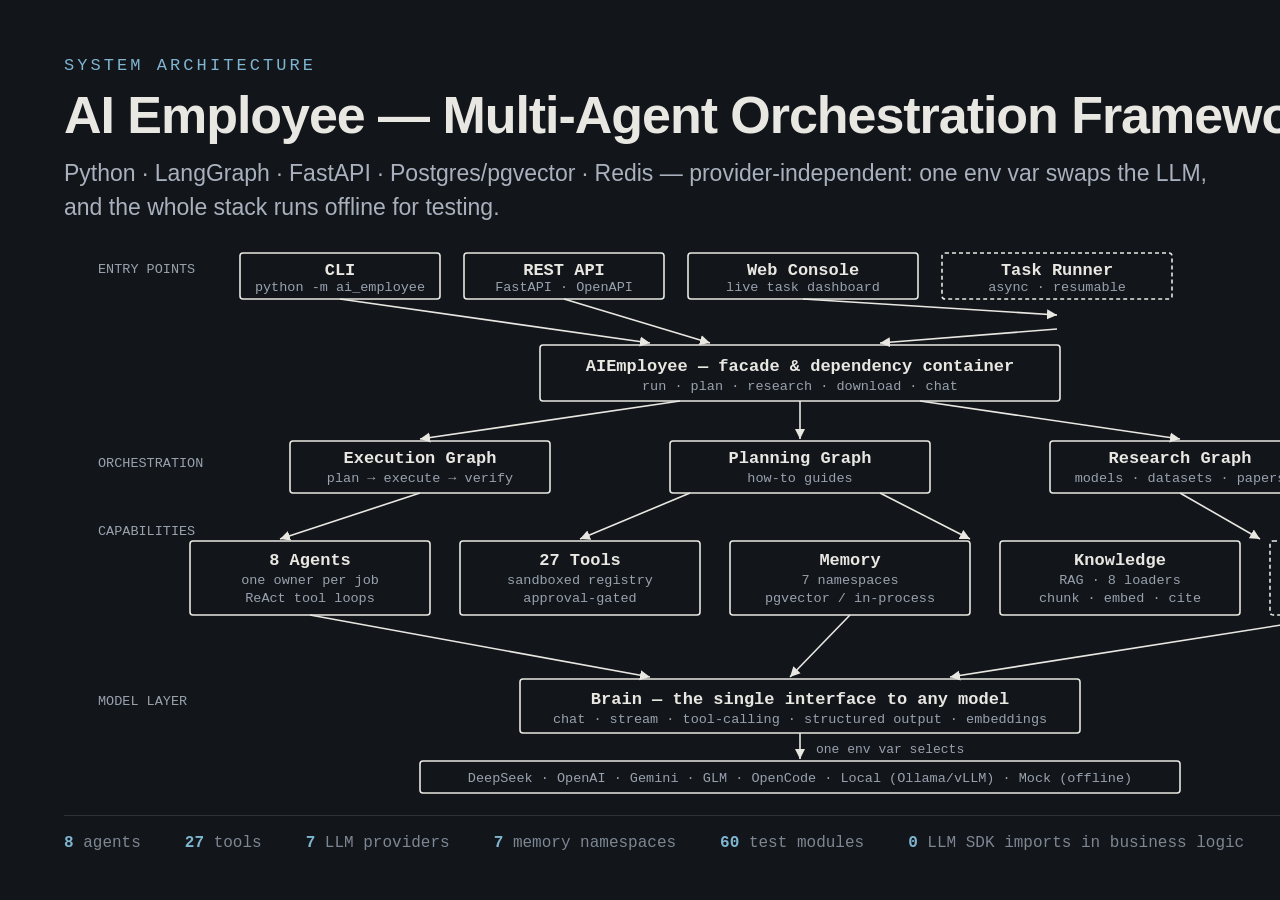
<file: docs/portfolio/slide1.html>
<!doctype html>
<html>
<head><meta charset="utf-8">
<style>
  @page { size: 1600px 900px; margin: 0; }
  * { margin:0; padding:0; box-sizing:border-box; }
  html,body { width:1600px; height:900px; }
  body {
    background:#12151a; color:#e9e7e2;
    font-family: ui-sans-serif,-apple-system,"Segoe UI",Roboto,Helvetica,Arial,sans-serif;
    display:flex; flex-direction:column; padding:56px 64px 48px;
  }
  .eyebrow { font-family:ui-monospace,Menlo,Consolas,monospace; font-size:17px;
    letter-spacing:.18em; text-transform:uppercase; color:#7fb5d0; }
  h1 { font-size:52px; font-weight:650; letter-spacing:-.02em; margin-top:12px; line-height:1.08; }
  .sub { font-size:23px; color:#a8b1bd; margin-top:14px; max-width:1150px; line-height:1.45; }
  .wrap { flex:1; display:flex; align-items:center; justify-content:center; margin-top:8px; }
  svg { width:100%; height:auto; max-height:560px; color:#e9e7e2; }
  .b { fill:none; stroke:currentColor; stroke-width:1.6; }
  .lbl { font-family:ui-monospace,Menlo,Consolas,monospace; font-size:17px; fill:currentColor; font-weight:600; }
  .sml { font-family:ui-monospace,Menlo,Consolas,monospace; font-size:13.5px; fill:#98a2ae; }
  .ln { stroke:currentColor; stroke-width:1.6; fill:none; }
  .thin { stroke:#7d8794; stroke-width:1.4; fill:none; }
  .edge { font-family:ui-monospace,Menlo,Consolas,monospace; font-size:13px; fill:#98a2ae; }
  .foot { display:flex; gap:44px; font-family:ui-monospace,Menlo,Consolas,monospace;
    font-size:16px; color:#7d8794; border-top:1px solid #2b323a; padding-top:18px; margin-top:8px; }
  .foot b { color:#7fb5d0; font-weight:600; }
</style></head>
<body>
  <div class="eyebrow">System Architecture</div>
  <h1>AI Employee — Multi-Agent Orchestration Framework</h1>
  <div class="sub">Python · LangGraph · FastAPI · Postgres/pgvector · Redis — provider-independent: one env var swaps the LLM, and the whole stack runs offline for testing.</div>

  <div class="wrap">
  <svg viewBox="0 0 1420 560" role="img" aria-label="Layered architecture from entry points down to the Brain abstraction and seven interchangeable providers.">
    <defs><marker id="a" viewBox="0 0 10 10" refX="9" refY="5" markerWidth="7" markerHeight="7" orient="auto-start-reverse">
      <path d="M0,0.5 L9,5 L0,9.5 z" fill="currentColor"/></marker>
      <marker id="as" viewBox="0 0 10 10" refX="9" refY="5" markerWidth="7" markerHeight="7" orient="auto-start-reverse">
      <path d="M0,0.5 L9,5 L0,9.5 z" fill="#7d8794"/></marker></defs>

    <text class="sml" x="8" y="34" fill="#68727e">ENTRY POINTS</text>
    <rect class="b" x="150" y="14" width="200" height="46" rx="3"/>
    <text class="lbl" x="250" y="36" text-anchor="middle">CLI</text>
    <text class="sml" x="250" y="52" text-anchor="middle">python -m ai_employee</text>

    <rect class="b" x="374" y="14" width="200" height="46" rx="3"/>
    <text class="lbl" x="474" y="36" text-anchor="middle">REST API</text>
    <text class="sml" x="474" y="52" text-anchor="middle">FastAPI · OpenAPI</text>

    <rect class="b" x="598" y="14" width="230" height="46" rx="3"/>
    <text class="lbl" x="713" y="36" text-anchor="middle">Web Console</text>
    <text class="sml" x="713" y="52" text-anchor="middle">live task dashboard</text>

    <rect class="b" x="852" y="14" width="230" height="46" rx="3" stroke-dasharray="4 3"/>
    <text class="lbl" x="967" y="36" text-anchor="middle">Task Runner</text>
    <text class="sml" x="967" y="52" text-anchor="middle">async · resumable</text>

    <line class="ln" x1="250" y1="60" x2="560" y2="104" marker-end="url(#a)"/>
    <line class="ln" x1="474" y1="60" x2="620" y2="104" marker-end="url(#a)"/>
    <line class="ln" x1="713" y1="60" x2="967" y2="76" marker-end="url(#a)"/>
    <line class="ln" x1="967" y1="90" x2="790" y2="104" marker-end="url(#a)"/>

    <rect class="b" x="450" y="106" width="520" height="56" rx="3" stroke-width="2.4" fill="#1b2a33"/>
    <text class="lbl" x="710" y="132" text-anchor="middle">AIEmployee — facade &amp; dependency container</text>
    <text class="sml" x="710" y="151" text-anchor="middle">run · plan · research · download · chat</text>

    <line class="ln" x1="590" y1="162" x2="330" y2="200" marker-end="url(#a)"/>
    <line class="ln" x1="710" y1="162" x2="710" y2="200" marker-end="url(#a)"/>
    <line class="ln" x1="830" y1="162" x2="1090" y2="200" marker-end="url(#a)"/>

    <text class="sml" x="8" y="228" fill="#68727e">ORCHESTRATION</text>
    <rect class="b" x="200" y="202" width="260" height="52" rx="3"/>
    <text class="lbl" x="330" y="224" text-anchor="middle">Execution Graph</text>
    <text class="sml" x="330" y="243" text-anchor="middle">plan → execute → verify</text>

    <rect class="b" x="580" y="202" width="260" height="52" rx="3"/>
    <text class="lbl" x="710" y="224" text-anchor="middle">Planning Graph</text>
    <text class="sml" x="710" y="243" text-anchor="middle">how-to guides</text>

    <rect class="b" x="960" y="202" width="260" height="52" rx="3"/>
    <text class="lbl" x="1090" y="224" text-anchor="middle">Research Graph</text>
    <text class="sml" x="1090" y="243" text-anchor="middle">models · datasets · papers</text>
    <text class="edge" x="1234" y="232">3 LangGraph state machines</text>

    <line class="ln" x1="330" y1="254" x2="190" y2="300" marker-end="url(#a)"/>
    <line class="ln" x1="600" y1="254" x2="490" y2="300" marker-end="url(#a)"/>
    <line class="ln" x1="790" y1="254" x2="880" y2="300" marker-end="url(#a)"/>
    <line class="ln" x1="1090" y1="254" x2="1170" y2="300" marker-end="url(#a)"/>

    <text class="sml" x="8" y="296" fill="#68727e">CAPABILITIES</text>
    <rect class="b" x="100" y="302" width="240" height="74" rx="3"/>
    <text class="lbl" x="220" y="326" text-anchor="middle">8 Agents</text>
    <text class="sml" x="220" y="345" text-anchor="middle">one owner per job</text>
    <text class="sml" x="220" y="363" text-anchor="middle">ReAct tool loops</text>

    <rect class="b" x="370" y="302" width="240" height="74" rx="3"/>
    <text class="lbl" x="490" y="326" text-anchor="middle">27 Tools</text>
    <text class="sml" x="490" y="345" text-anchor="middle">sandboxed registry</text>
    <text class="sml" x="490" y="363" text-anchor="middle">approval-gated</text>

    <rect class="b" x="640" y="302" width="240" height="74" rx="3"/>
    <text class="lbl" x="760" y="326" text-anchor="middle">Memory</text>
    <text class="sml" x="760" y="345" text-anchor="middle">7 namespaces</text>
    <text class="sml" x="760" y="363" text-anchor="middle">pgvector / in-process</text>

    <rect class="b" x="910" y="302" width="240" height="74" rx="3"/>
    <text class="lbl" x="1030" y="326" text-anchor="middle">Knowledge</text>
    <text class="sml" x="1030" y="345" text-anchor="middle">RAG · 8 loaders</text>
    <text class="sml" x="1030" y="363" text-anchor="middle">chunk · embed · cite</text>

    <rect class="b" x="1180" y="302" width="150" height="74" rx="3" stroke-dasharray="4 3"/>
    <text class="lbl" x="1255" y="332" text-anchor="middle">Verifier</text>
    <text class="sml" x="1255" y="351" text-anchor="middle">self-review</text>
    <text class="sml" x="1255" y="367" text-anchor="middle">+ retry</text>

    <line class="ln" x1="220" y1="376" x2="560" y2="438" marker-end="url(#a)"/>
    <line class="ln" x1="760" y1="376" x2="700" y2="438" marker-end="url(#a)"/>
    <line class="ln" x1="1255" y1="376" x2="860" y2="438" marker-end="url(#a)"/>

    <text class="sml" x="8" y="466" fill="#68727e">MODEL LAYER</text>
    <rect class="b" x="430" y="440" width="560" height="54" rx="3" stroke-width="2.4" fill="#1b2a33"/>
    <text class="lbl" x="710" y="465" text-anchor="middle">Brain — the single interface to any model</text>
    <text class="sml" x="710" y="484" text-anchor="middle">chat · stream · tool-calling · structured output · embeddings</text>

    <line class="ln" x1="710" y1="494" x2="710" y2="520" marker-end="url(#a)"/>
    <text class="edge" x="726" y="514">one env var selects</text>
    <rect class="b" x="330" y="522" width="760" height="32" rx="3" stroke="#7d8794"/>
    <text class="sml" x="710" y="543" text-anchor="middle">DeepSeek · OpenAI · Gemini · GLM · OpenCode · Local (Ollama/vLLM) · Mock (offline)</text>
  </svg>
  </div>

  <div class="foot">
    <span><b>8</b> agents</span>
    <span><b>27</b> tools</span>
    <span><b>7</b> LLM providers</span>
    <span><b>7</b> memory namespaces</span>
    <span><b>60</b> test modules</span>
    <span><b>0</b> LLM SDK imports in business logic</span>
  </div>
</body></html>
</file>
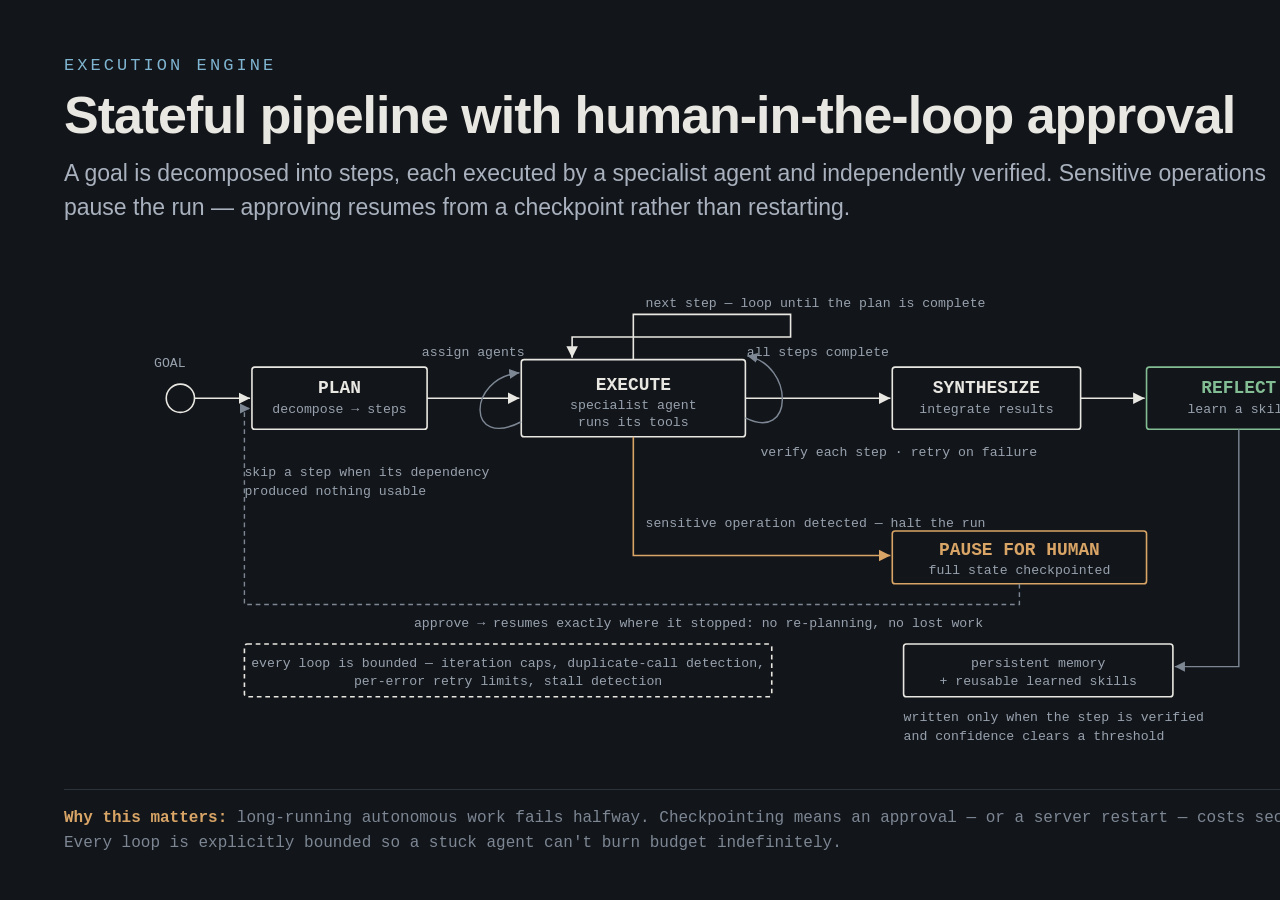
<file: docs/portfolio/slide2.html>
<!doctype html>
<html>
<head><meta charset="utf-8">
<style>
  @page { size: 1600px 900px; margin: 0; }
  * { margin:0; padding:0; box-sizing:border-box; }
  html,body { width:1600px; height:900px; }
  body {
    background:#12151a; color:#e9e7e2;
    font-family: ui-sans-serif,-apple-system,"Segoe UI",Roboto,Helvetica,Arial,sans-serif;
    display:flex; flex-direction:column; padding:56px 64px 44px;
  }
  .eyebrow { font-family:ui-monospace,Menlo,Consolas,monospace; font-size:17px;
    letter-spacing:.18em; text-transform:uppercase; color:#7fb5d0; }
  h1 { font-size:52px; font-weight:650; letter-spacing:-.02em; margin-top:12px; line-height:1.08; }
  .sub { font-size:23px; color:#a8b1bd; margin-top:14px; max-width:1250px; line-height:1.45; }
  .wrap { flex:1; display:flex; align-items:center; justify-content:center; }
  svg { width:100%; height:auto; max-height:565px; color:#e9e7e2; }
  .b { fill:none; stroke:currentColor; stroke-width:1.7; }
  .lbl { font-family:ui-monospace,Menlo,Consolas,monospace; font-size:19px; fill:currentColor; font-weight:600; }
  .sml { font-family:ui-monospace,Menlo,Consolas,monospace; font-size:14px; fill:#98a2ae; }
  .ln { stroke:currentColor; stroke-width:1.7; fill:none; }
  .thin { stroke:#7d8794; stroke-width:1.5; fill:none; }
  .edge { font-family:ui-monospace,Menlo,Consolas,monospace; font-size:14px; fill:#98a2ae; }
  .amber { stroke:#d9a566; } .amberf { fill:#d9a566; }
  .green { stroke:#83bd94; } .greenf { fill:#83bd94; }
  .foot { font-family:ui-monospace,Menlo,Consolas,monospace; font-size:16px; color:#7d8794;
    border-top:1px solid #2b323a; padding-top:16px; line-height:1.6; }
  .foot b { color:#d9a566; font-weight:600; }
</style></head>
<body>
  <div class="eyebrow">Execution Engine</div>
  <h1>Stateful pipeline with human-in-the-loop approval</h1>
  <div class="sub">A goal is decomposed into steps, each executed by a specialist agent and independently verified. Sensitive operations pause the run — approving resumes from a checkpoint rather than restarting.</div>

  <div class="wrap">
  <svg viewBox="0 0 1420 600" role="img" aria-label="Execution state machine: plan, then an execute loop with per-step verification and retry, a pause-for-human branch that checkpoints state, then synthesize and reflect into memory.">
    <defs>
      <marker id="a" viewBox="0 0 10 10" refX="9" refY="5" markerWidth="8" markerHeight="8" orient="auto-start-reverse">
        <path d="M0,0.5 L9,5 L0,9.5 z" fill="currentColor"/></marker>
      <marker id="am" viewBox="0 0 10 10" refX="9" refY="5" markerWidth="8" markerHeight="8" orient="auto-start-reverse">
        <path d="M0,0.5 L9,5 L0,9.5 z" fill="#d9a566"/></marker>
      <marker id="as" viewBox="0 0 10 10" refX="9" refY="5" markerWidth="8" markerHeight="8" orient="auto-start-reverse">
        <path d="M0,0.5 L9,5 L0,9.5 z" fill="#7d8794"/></marker>
    </defs>

    <!-- ROW 1 (y=150..220): the main left-to-right spine -->
    <text class="sml" x="24" y="152" fill="#68727e">GOAL</text>
    <circle cx="52" cy="185" r="15" class="b"/>
    <path class="ln" d="M67,185 L126,185" marker-end="url(#a)"/>

    <rect class="b" x="128" y="152" width="186" height="66" rx="3"/>
    <text class="lbl" x="221" y="180" text-anchor="middle">PLAN</text>
    <text class="sml" x="221" y="201" text-anchor="middle">decompose → steps</text>

    <path class="ln" d="M314,185 L412,185" marker-end="url(#a)"/>
    <text class="edge" x="363" y="140" text-anchor="middle">assign agents</text>

    <rect class="b" x="414" y="144" width="238" height="82" rx="3" stroke-width="2.8"/>
    <text class="lbl" x="533" y="176" text-anchor="middle">EXECUTE</text>
    <text class="sml" x="533" y="197" text-anchor="middle">specialist agent</text>
    <text class="sml" x="533" y="215" text-anchor="middle">runs its tools</text>

    <path class="ln" d="M652,185 L806,185" marker-end="url(#a)"/>
    <text class="edge" x="729" y="140" text-anchor="middle">all steps complete</text>

    <rect class="b" x="808" y="152" width="200" height="66" rx="3"/>
    <text class="lbl" x="908" y="180" text-anchor="middle">SYNTHESIZE</text>
    <text class="sml" x="908" y="201" text-anchor="middle">integrate results</text>

    <path class="ln" d="M1008,185 L1076,185" marker-end="url(#a)"/>
    <rect class="b green" x="1078" y="152" width="196" height="66" rx="3" fill="#1a2620"/>
    <text class="lbl greenf" x="1176" y="180" text-anchor="middle">REFLECT</text>
    <text class="sml" x="1176" y="201" text-anchor="middle" fill="#83bd94">learn a skill</text>

    <path class="thin" d="M1274,185 L1332,185" marker-end="url(#as)"/>
    <circle cx="1358" cy="185" r="15" class="b"/>
    <text class="sml" x="1358" y="152" text-anchor="middle" fill="#68727e">RESULT</text>

    <!-- ABOVE the spine (y<144): the step loop -->
    <path class="ln" d="M533,144 L533,96 L700,96 L700,120 L468,120 L468,142" marker-end="url(#a)"/>
    <text class="edge" x="546" y="88">next step — loop until the plan is complete</text>

    <!-- verify/retry self-loop, right of EXECUTE, clear of SYNTHESIZE -->
    <path class="thin" d="M652,206 C704,232 704,150 654,140" marker-end="url(#as)"/>
    <text class="edge" x="668" y="246">verify each step · retry on failure</text>

    <!-- dependency skip, left of EXECUTE -->
    <path class="thin" d="M414,210 C356,240 356,164 412,158" marker-end="url(#as)"/>
    <text class="edge" x="120" y="268">skip a step when its dependency</text>
    <text class="edge" x="120" y="288">produced nothing usable</text>

    <!-- ROW 2 (y=330..400): the approval branch, well below the spine -->
    <path class="ln amber" d="M533,226 L533,352 L806,352" marker-end="url(#am)"/>
    <text class="edge" x="546" y="322" fill="#d9a566">sensitive operation detected — halt the run</text>

    <rect class="b amber" x="808" y="326" width="270" height="56" rx="3" fill="#2b2419"/>
    <text class="lbl amberf" x="943" y="352" text-anchor="middle">PAUSE FOR HUMAN</text>
    <text class="sml" x="943" y="372" text-anchor="middle" fill="#d9a566">full state checkpointed</text>

    <!-- resume path returns to EXECUTE, routed below then up the far left -->
    <path class="thin" d="M943,382 L943,404 L120,404 L120,196 L126,196" stroke-dasharray="5 4" marker-end="url(#as)"/>
    <text class="edge" x="300" y="428">approve → resumes exactly where it stopped: no re-planning, no lost work</text>

    <!-- ROW 3 (y=470..540): memory + guardrails -->
    <path class="thin" d="M1176,218 L1176,470 L1108,470" marker-end="url(#as)"/>
    <rect class="b" x="820" y="446" width="286" height="56" rx="3" stroke="#7d8794"/>
    <text class="sml" x="963" y="470" text-anchor="middle">persistent memory</text>
    <text class="sml" x="963" y="490" text-anchor="middle">+ reusable learned skills</text>
    <text class="edge" x="820" y="528">written only when the step is verified</text>
    <text class="edge" x="820" y="548">and confidence clears a threshold</text>

    <rect class="b" x="120" y="446" width="560" height="56" rx="3" stroke="#7d8794" stroke-dasharray="5 4"/>
    <text class="sml" x="400" y="470" text-anchor="middle">every loop is bounded — iteration caps, duplicate-call detection,</text>
    <text class="sml" x="400" y="490" text-anchor="middle">per-error retry limits, stall detection</text>
  </svg>
  </div>

  <div class="foot">
    <b>Why this matters:</b> long-running autonomous work fails halfway. Checkpointing means an approval — or a server restart — costs seconds, not the whole run. Every loop is explicitly bounded so a stuck agent can't burn budget indefinitely.
  </div>
</body></html>
</file>
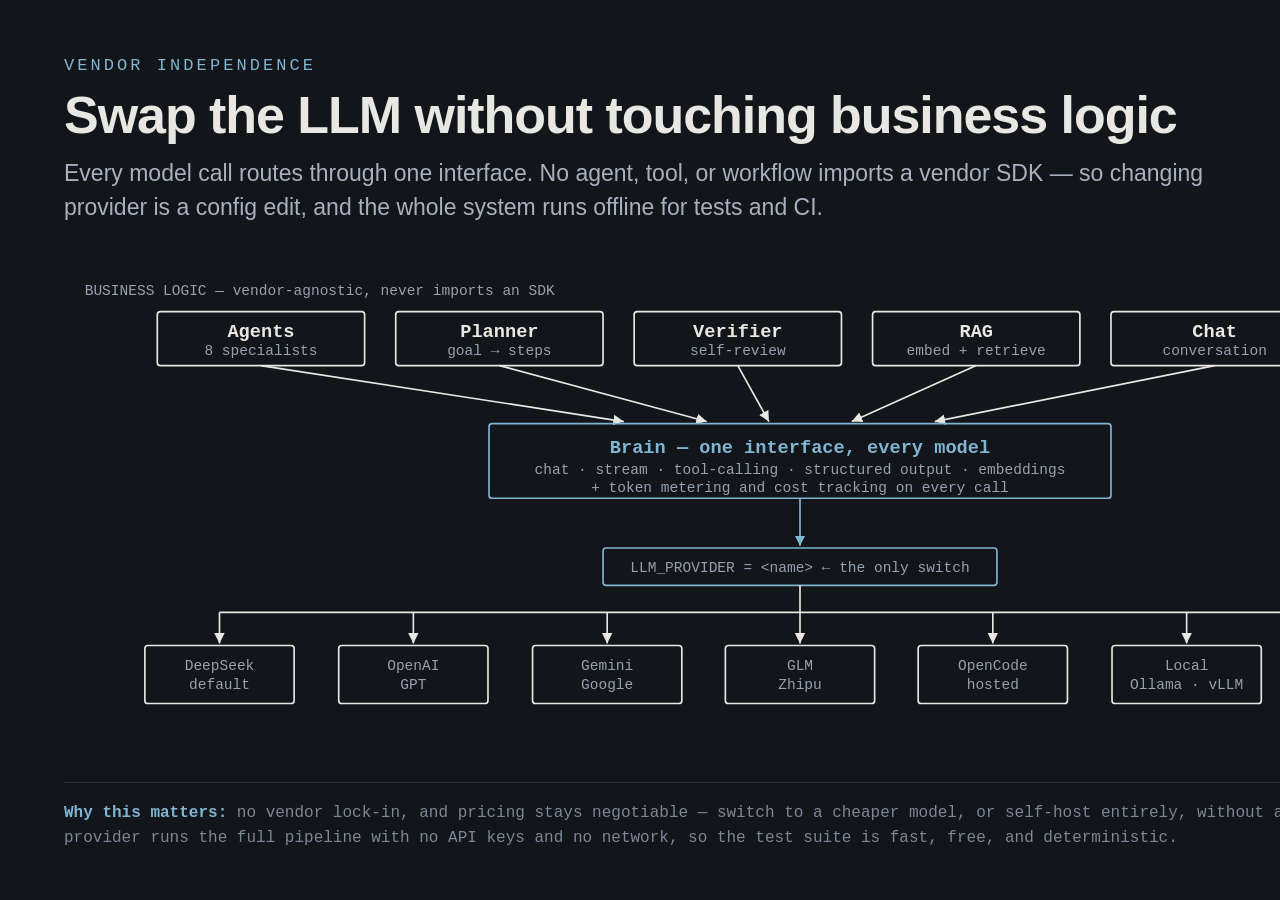
<file: docs/portfolio/slide3.html>
<!doctype html>
<html>
<head><meta charset="utf-8">
<style>
  @page { size: 1600px 900px; margin: 0; }
  * { margin:0; padding:0; box-sizing:border-box; }
  html,body { width:1600px; height:900px; }
  body {
    background:#12151a; color:#e9e7e2;
    font-family: ui-sans-serif,-apple-system,"Segoe UI",Roboto,Helvetica,Arial,sans-serif;
    display:flex; flex-direction:column; padding:56px 64px 48px;
  }
  .eyebrow { font-family:ui-monospace,Menlo,Consolas,monospace; font-size:17px;
    letter-spacing:.18em; text-transform:uppercase; color:#7fb5d0; }
  h1 { font-size:52px; font-weight:650; letter-spacing:-.02em; margin-top:12px; line-height:1.08; }
  .sub { font-size:23px; color:#a8b1bd; margin-top:14px; max-width:1200px; line-height:1.45; }
  .wrap { flex:1; display:flex; align-items:center; justify-content:center; }
  svg { width:100%; height:auto; max-height:500px; color:#e9e7e2; }
  .b { fill:none; stroke:currentColor; stroke-width:1.6; }
  .lbl { font-family:ui-monospace,Menlo,Consolas,monospace; font-size:18px; fill:currentColor; font-weight:600; }
  .sml { font-family:ui-monospace,Menlo,Consolas,monospace; font-size:14px; fill:#98a2ae; }
  .ln { stroke:currentColor; stroke-width:1.6; fill:none; }
  .edge { font-family:ui-monospace,Menlo,Consolas,monospace; font-size:13.5px; fill:#98a2ae; }
  .accent { stroke:#7fb5d0; } .accentf { fill:#7fb5d0; }
  .foot { font-family:ui-monospace,Menlo,Consolas,monospace; font-size:16px; color:#7d8794;
    border-top:1px solid #2b323a; padding-top:18px; line-height:1.6; }
  .foot b { color:#7fb5d0; font-weight:600; }
</style></head>
<body>
  <div class="eyebrow">Vendor Independence</div>
  <h1>Swap the LLM without touching business logic</h1>
  <div class="sub">Every model call routes through one interface. No agent, tool, or workflow imports a vendor SDK — so changing provider is a config edit, and the whole system runs offline for tests and CI.</div>

  <div class="wrap">
  <svg viewBox="0 0 1420 460" role="img" aria-label="All business logic calls the Brain interface, which routes to seven interchangeable providers selected by one environment variable.">
    <defs>
      <marker id="a" viewBox="0 0 10 10" refX="9" refY="5" markerWidth="7" markerHeight="7" orient="auto-start-reverse">
        <path d="M0,0.5 L9,5 L0,9.5 z" fill="currentColor"/></marker>
      <marker id="ac" viewBox="0 0 10 10" refX="9" refY="5" markerWidth="7" markerHeight="7" orient="auto-start-reverse">
        <path d="M0,0.5 L9,5 L0,9.5 z" fill="#7fb5d0"/></marker>
    </defs>

    <text class="sml" x="20" y="30" fill="#68727e">BUSINESS LOGIC — vendor-agnostic, never imports an SDK</text>

    <rect class="b" x="90" y="46" width="200" height="52" rx="3"/>
    <text class="lbl" x="190" y="70" text-anchor="middle">Agents</text>
    <text class="sml" x="190" y="88" text-anchor="middle">8 specialists</text>

    <rect class="b" x="320" y="46" width="200" height="52" rx="3"/>
    <text class="lbl" x="420" y="70" text-anchor="middle">Planner</text>
    <text class="sml" x="420" y="88" text-anchor="middle">goal → steps</text>

    <rect class="b" x="550" y="46" width="200" height="52" rx="3"/>
    <text class="lbl" x="650" y="70" text-anchor="middle">Verifier</text>
    <text class="sml" x="650" y="88" text-anchor="middle">self-review</text>

    <rect class="b" x="780" y="46" width="200" height="52" rx="3"/>
    <text class="lbl" x="880" y="70" text-anchor="middle">RAG</text>
    <text class="sml" x="880" y="88" text-anchor="middle">embed + retrieve</text>

    <rect class="b" x="1010" y="46" width="200" height="52" rx="3"/>
    <text class="lbl" x="1110" y="70" text-anchor="middle">Chat</text>
    <text class="sml" x="1110" y="88" text-anchor="middle">conversation</text>

    <line class="ln" x1="190" y1="98" x2="540" y2="152" marker-end="url(#a)"/>
    <line class="ln" x1="420" y1="98" x2="620" y2="152" marker-end="url(#a)"/>
    <line class="ln" x1="650" y1="98" x2="680" y2="152" marker-end="url(#a)"/>
    <line class="ln" x1="880" y1="98" x2="760" y2="152" marker-end="url(#a)"/>
    <line class="ln" x1="1110" y1="98" x2="840" y2="152" marker-end="url(#a)"/>

    <rect class="b accent" x="410" y="154" width="600" height="72" rx="3" stroke-width="2.8" fill="#1b2a33"/>
    <text class="lbl accentf" x="710" y="182" text-anchor="middle">Brain — one interface, every model</text>
    <text class="sml" x="710" y="203" text-anchor="middle">chat · stream · tool-calling · structured output · embeddings</text>
    <text class="sml" x="710" y="220" text-anchor="middle">+ token metering and cost tracking on every call</text>

    <path class="ln accent" d="M710,226 L710,272" marker-end="url(#ac)"/>
    <rect class="b accent" x="520" y="274" width="380" height="36" rx="3" fill="#1b2a33"/>
    <text class="sml" x="710" y="297" text-anchor="middle" fill="#7fb5d0">LLM_PROVIDER = &lt;name&gt;  ←  the only switch</text>

    <line class="ln" x1="710" y1="310" x2="710" y2="336"/>
    <line class="ln" x1="150" y1="336" x2="1270" y2="336"/>

    <line class="ln" x1="150" y1="336" x2="150" y2="366" marker-end="url(#a)"/>
    <line class="ln" x1="337" y1="336" x2="337" y2="366" marker-end="url(#a)"/>
    <line class="ln" x1="524" y1="336" x2="524" y2="366" marker-end="url(#a)"/>
    <line class="ln" x1="710" y1="336" x2="710" y2="366" marker-end="url(#a)"/>
    <line class="ln" x1="896" y1="336" x2="896" y2="366" marker-end="url(#a)"/>
    <line class="ln" x1="1083" y1="336" x2="1083" y2="366" marker-end="url(#a)"/>
    <line class="ln" x1="1270" y1="336" x2="1270" y2="366" marker-end="url(#a)"/>

    <rect class="b" x="78" y="368" width="144" height="56" rx="3"/>
    <text class="sml" x="150" y="392" text-anchor="middle">DeepSeek</text>
    <text class="sml" x="150" y="410" text-anchor="middle" fill="#68727e">default</text>

    <rect class="b" x="265" y="368" width="144" height="56" rx="3"/>
    <text class="sml" x="337" y="392" text-anchor="middle">OpenAI</text>
    <text class="sml" x="337" y="410" text-anchor="middle" fill="#68727e">GPT</text>

    <rect class="b" x="452" y="368" width="144" height="56" rx="3"/>
    <text class="sml" x="524" y="392" text-anchor="middle">Gemini</text>
    <text class="sml" x="524" y="410" text-anchor="middle" fill="#68727e">Google</text>

    <rect class="b" x="638" y="368" width="144" height="56" rx="3"/>
    <text class="sml" x="710" y="392" text-anchor="middle">GLM</text>
    <text class="sml" x="710" y="410" text-anchor="middle" fill="#68727e">Zhipu</text>

    <rect class="b" x="824" y="368" width="144" height="56" rx="3"/>
    <text class="sml" x="896" y="392" text-anchor="middle">OpenCode</text>
    <text class="sml" x="896" y="410" text-anchor="middle" fill="#68727e">hosted</text>

    <rect class="b" x="1011" y="368" width="144" height="56" rx="3"/>
    <text class="sml" x="1083" y="392" text-anchor="middle">Local</text>
    <text class="sml" x="1083" y="410" text-anchor="middle" fill="#68727e">Ollama · vLLM</text>

    <rect class="b accent" x="1198" y="368" width="144" height="56" rx="3" fill="#1b2a33"/>
    <text class="sml" x="1270" y="392" text-anchor="middle" fill="#7fb5d0">Mock</text>
    <text class="sml" x="1270" y="410" text-anchor="middle" fill="#7fb5d0">offline tests</text>
  </svg>
  </div>

  <div class="foot">
    <b>Why this matters:</b> no vendor lock-in, and pricing stays negotiable — switch to a cheaper model, or self-host entirely, without a rewrite. The mock provider runs the full pipeline with no API keys and no network, so the test suite is fast, free, and deterministic.
  </div>
</body></html>
</file>
